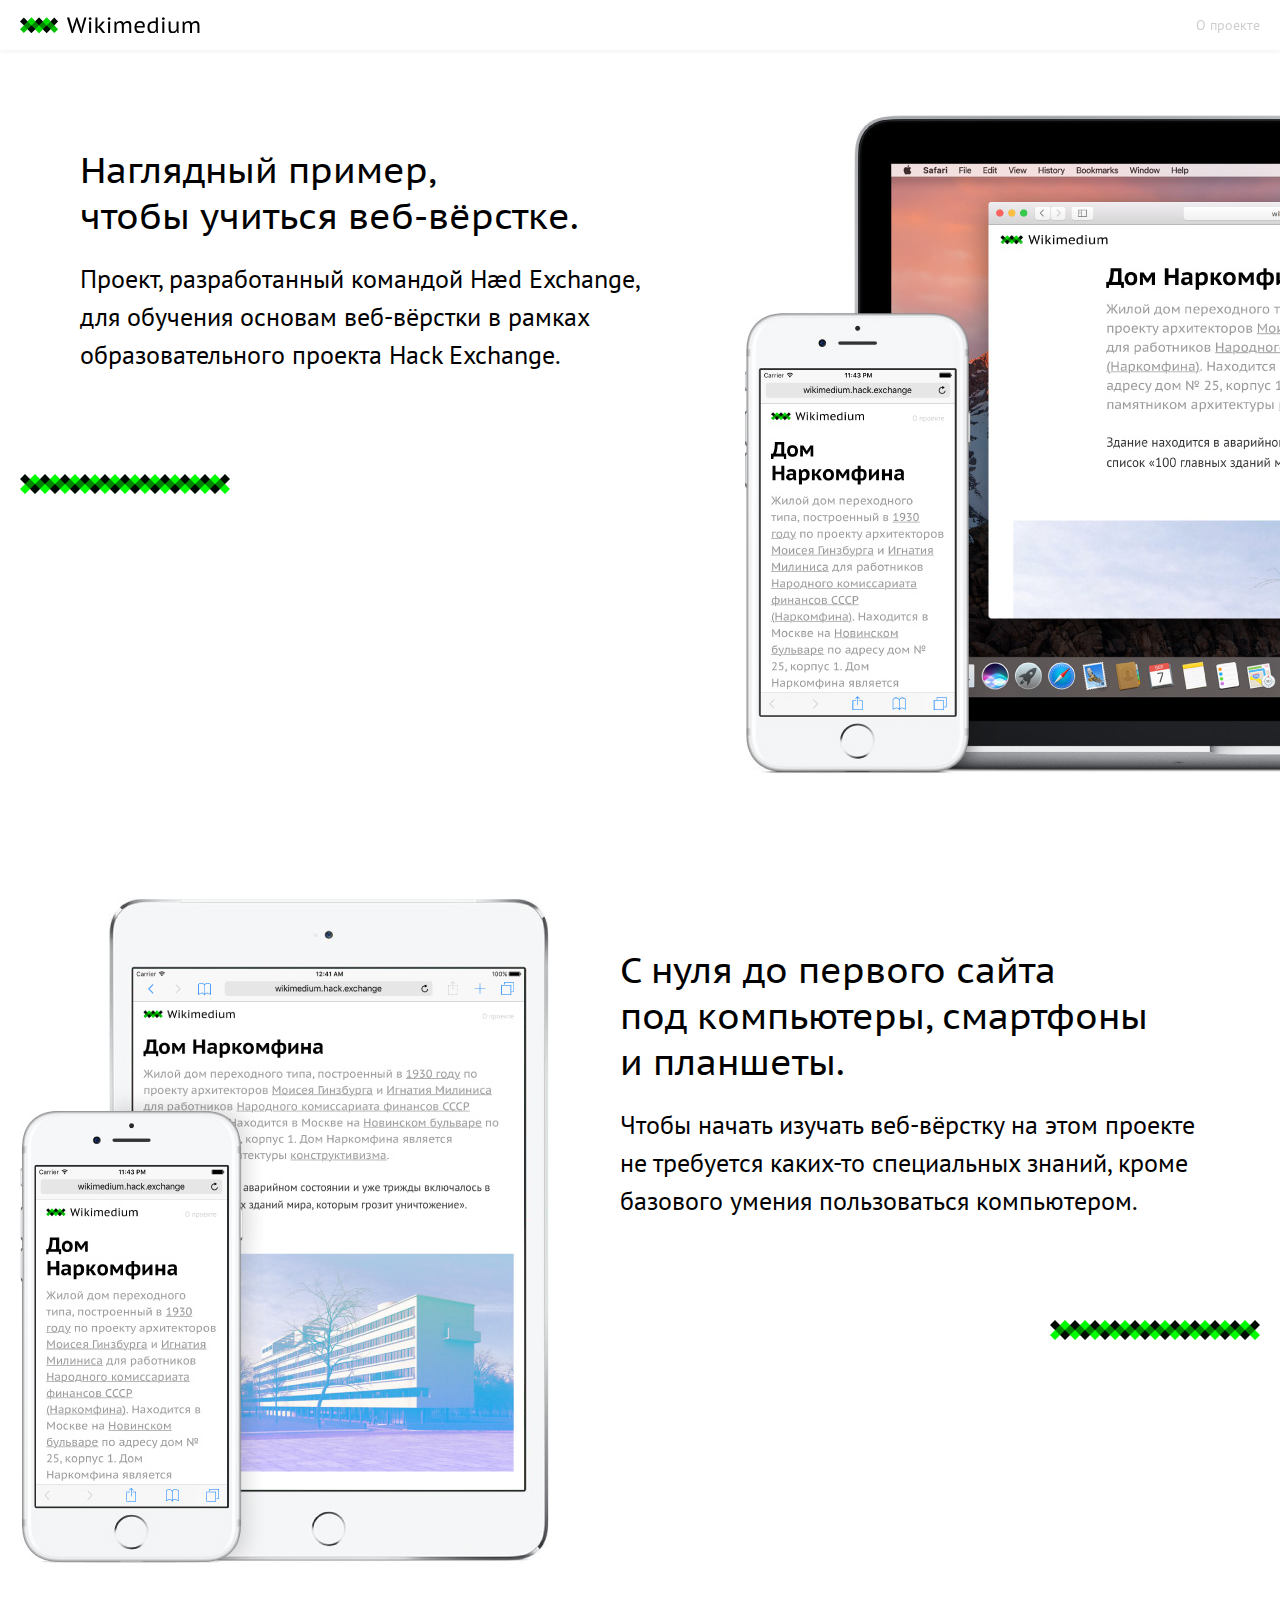
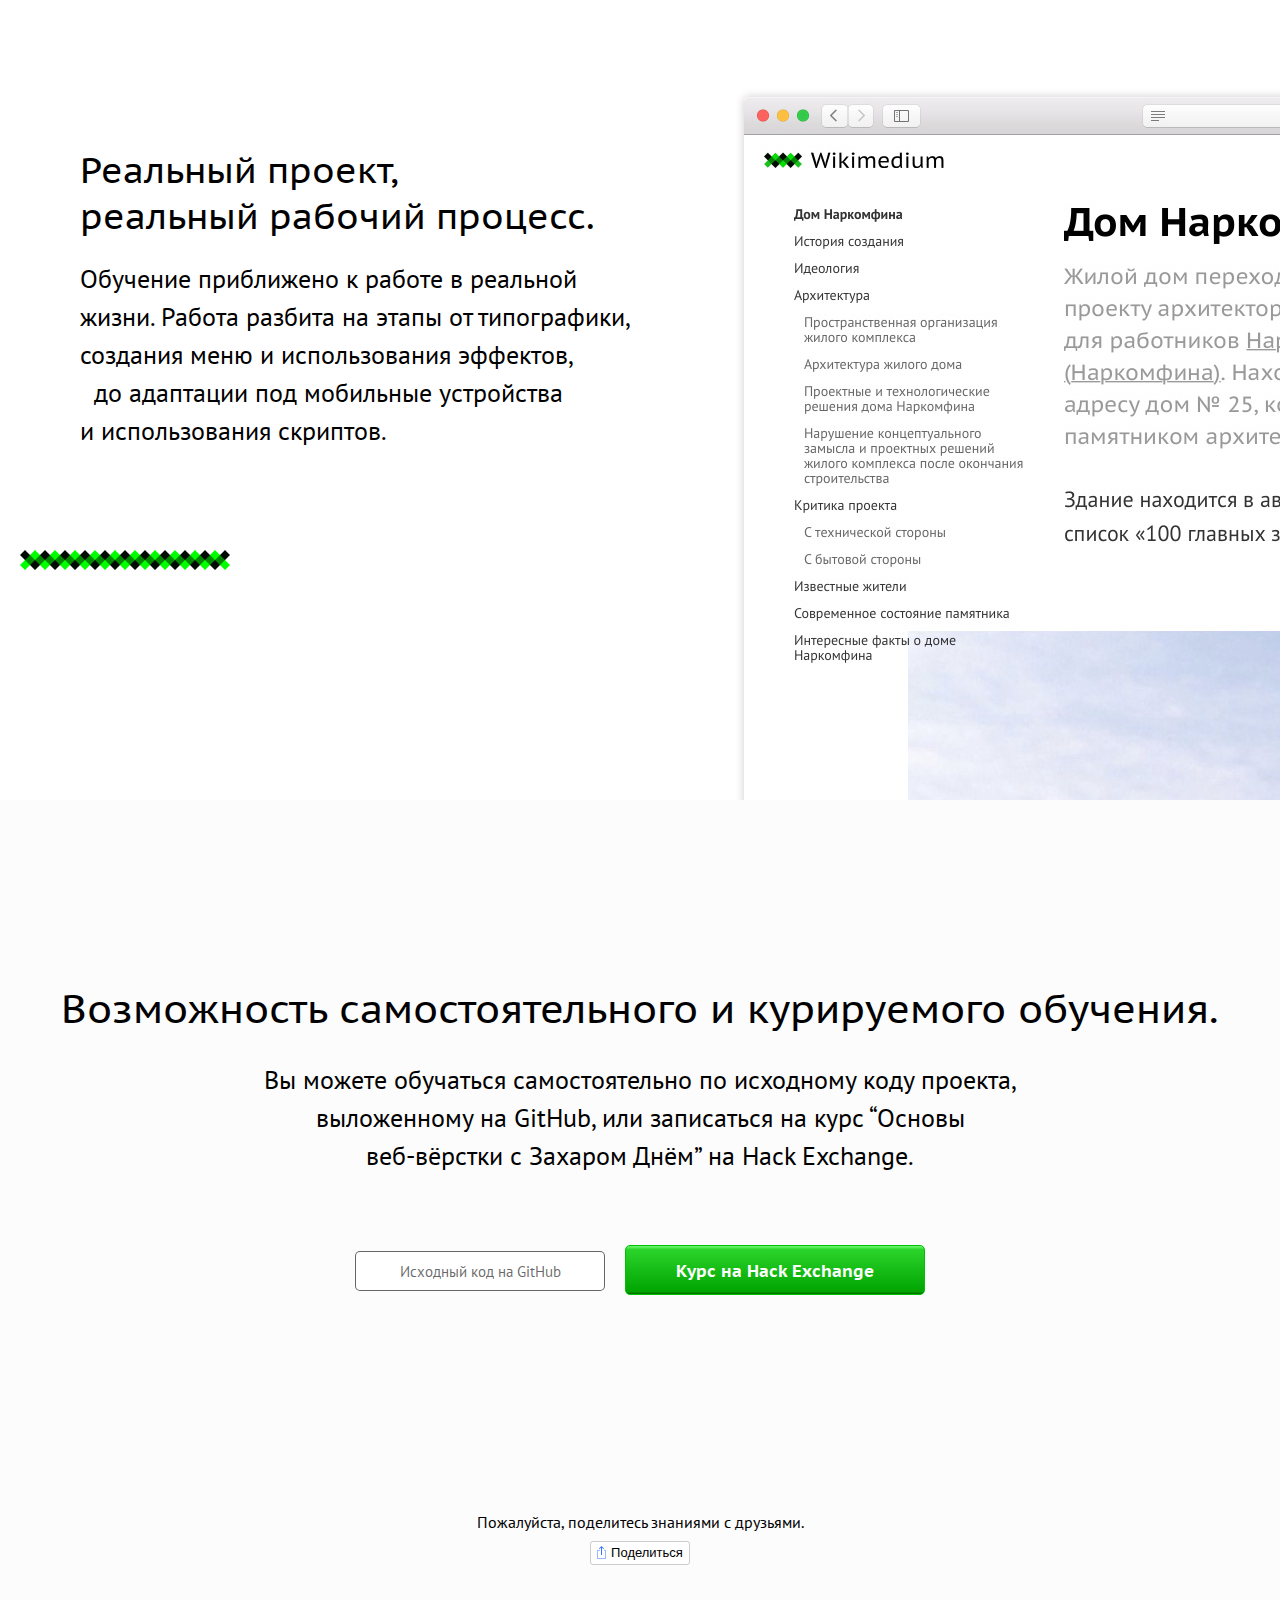
<file: polinacoding/index.html>
<!DOCTYPE html>
<html>
<head>
  <meta charset="utf-8">
  <meta name="viewport" content="width=device-width">

  <title>Wikimedium — проект для изучения основ веб-вёрстки</title>

  <meta name="description" content="Статьи из Википедии, сверстанные студентами, для обучения основам веб-верстки в рамках образовательного проекта Hack Exchange.">
  <meta name="keywords" content="hack, exchange, html, css, javascript, hse, design, rap, yo, punk">

  <meta property="og:type" content="website">
  <meta property="og:url" content="http://wikimedium.hack.exchange">
  <meta property="og:title" content="Wikimedium">
  <meta property="og:description" content="Проект, разработанный командой Hæd Exchange, для обучения основам веб-вёрстки в рамках образовательного проекта Hack Exchange.">
  <meta property="og:image" content="http://wikimedium.hack.exchange/images/share.png">

  <link rel="stylesheet" href="stylesheets/style.css">

  <link rel="icon" type="image/x-icon" href="favicon.ico" />
  <link rel="icon" type="image/png" href="favicon.png" />

  <script src="javascripts/jquery-3.1.1.js"></script>
  <script src="javascripts/social-likes.min.js"></script>

</head>
<body class="landing">

  <nav class="menubar">
    <div>
      <a class="logo" href="posts.html"></a>
      <a class="about" href="index.html">О проекте</a>
    </div>
  </nav>

  <section class="landingWrapper">
    <section class="mainSection left">
      <section>
        <h2>
          Наглядный пример,<br class="full">
          чтобы учиться веб-вёрстке.
        </h2>
        <p>
          Проект, разработанный командой Hæd Exchange,<br class="full">
          для обучения основам веб-вёрстки в рамках<br class="full">
          образовательного проекта Hack Exchange.
        </p>
        <figure></figure>
      </section>

      <figure class="mockup" id="mockup1"></figure>
    </section>

    <section class="mainSection right">
      <section>
        <h2>
          С нуля до первого сайта<br class="full">
          под компьютеры, смартфоны<br class="full">
          и планшеты.
        </h2>
        <p>
          Чтобы начать изучать веб-вёрстку на этом проекте<br class="full">
          не требуется каких-то специальных знаний, кроме<br class="full">
          базового умения пользоваться компьютером.
        </p>
        <figure></figure>
      </section>

      <figure class="mockup" id="mockup2"></figure>
    </section>

    <section class="mainSection left">
      <section>
        <h2>
          Реальный проект,<br class="full">
          реальный рабочий процесс.
        </h2>
        <p>
          Обучение приближено к работе в реальной<br class="full">
          жизни. Работа разбита на этапы от типографики,<br class="full">
          создания меню и использования эффектов,<br class="full"> 
          до адаптации под мобильные устройства <br class="full">
          и использования скриптов.
        </p>
        <figure></figure>
      </section>

      <figure class="mockup" id="mockup3"></figure>
    </section>

    <section class="mainSection center">
      <section>
        <h2>
          Возможность самостоятельного<br class="compact">
          и курируемого обучения.
        </h2>
        <p>
          Вы можете обучаться самостоятельно по исходному <br class="compact">
          коду проекта,<br class="full">
          выложенному на GitHub, или записаться <br class="compact">
          на курс “Основы<br class="full">
          веб-вёрстки с Захаром Днём”<br class="compact">
          на Hack Exchange.
        </p>

        <nav>
          <a class="btn small white" href="https://github.com/ZakharDay/Wikimedium">Исходный код на GitHub</a>
          <a class="btn large green" href="http://lessons.hack.exchange">Курс на Hack Exchange</a>
        </nav>
      </section>
      <footer>
        <p>Пожалуйста, поделитесь знаниями с друзьями.</p>

        <div class="social-likes social-likes_single" data-url="http://wikimedium.hack.exchange" data-single-title="Поделиться">
          <div class="facebook" title="Поделиться ссылкой на Фейсбуке">Facebook</div>
          <div class="twitter" title="Поделиться ссылкой в Твиттере">Twitter</div>
          <div class="vkontakte" title="Поделиться ссылкой во Вконтакте">Вконтакте</div>
        </div>
      </footer>
    </section>
  </section>

</body>
</html>
</file>
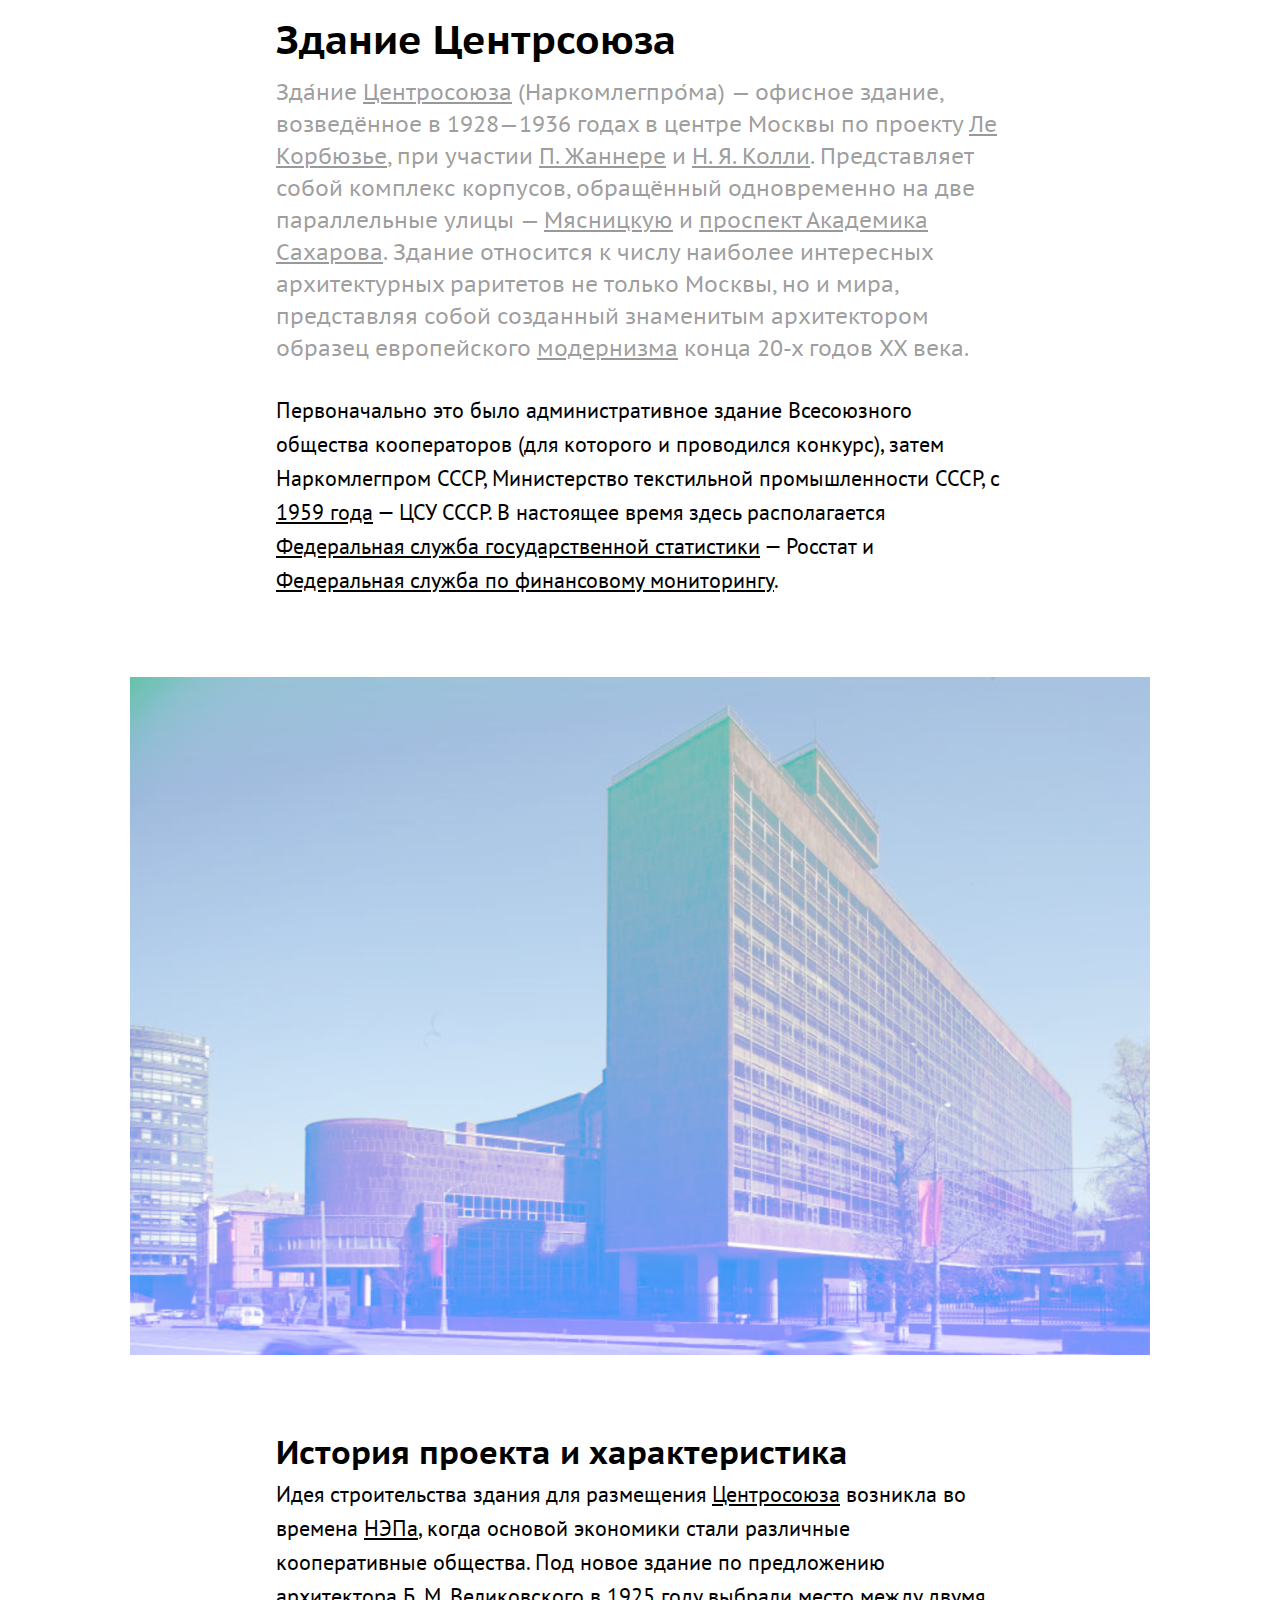
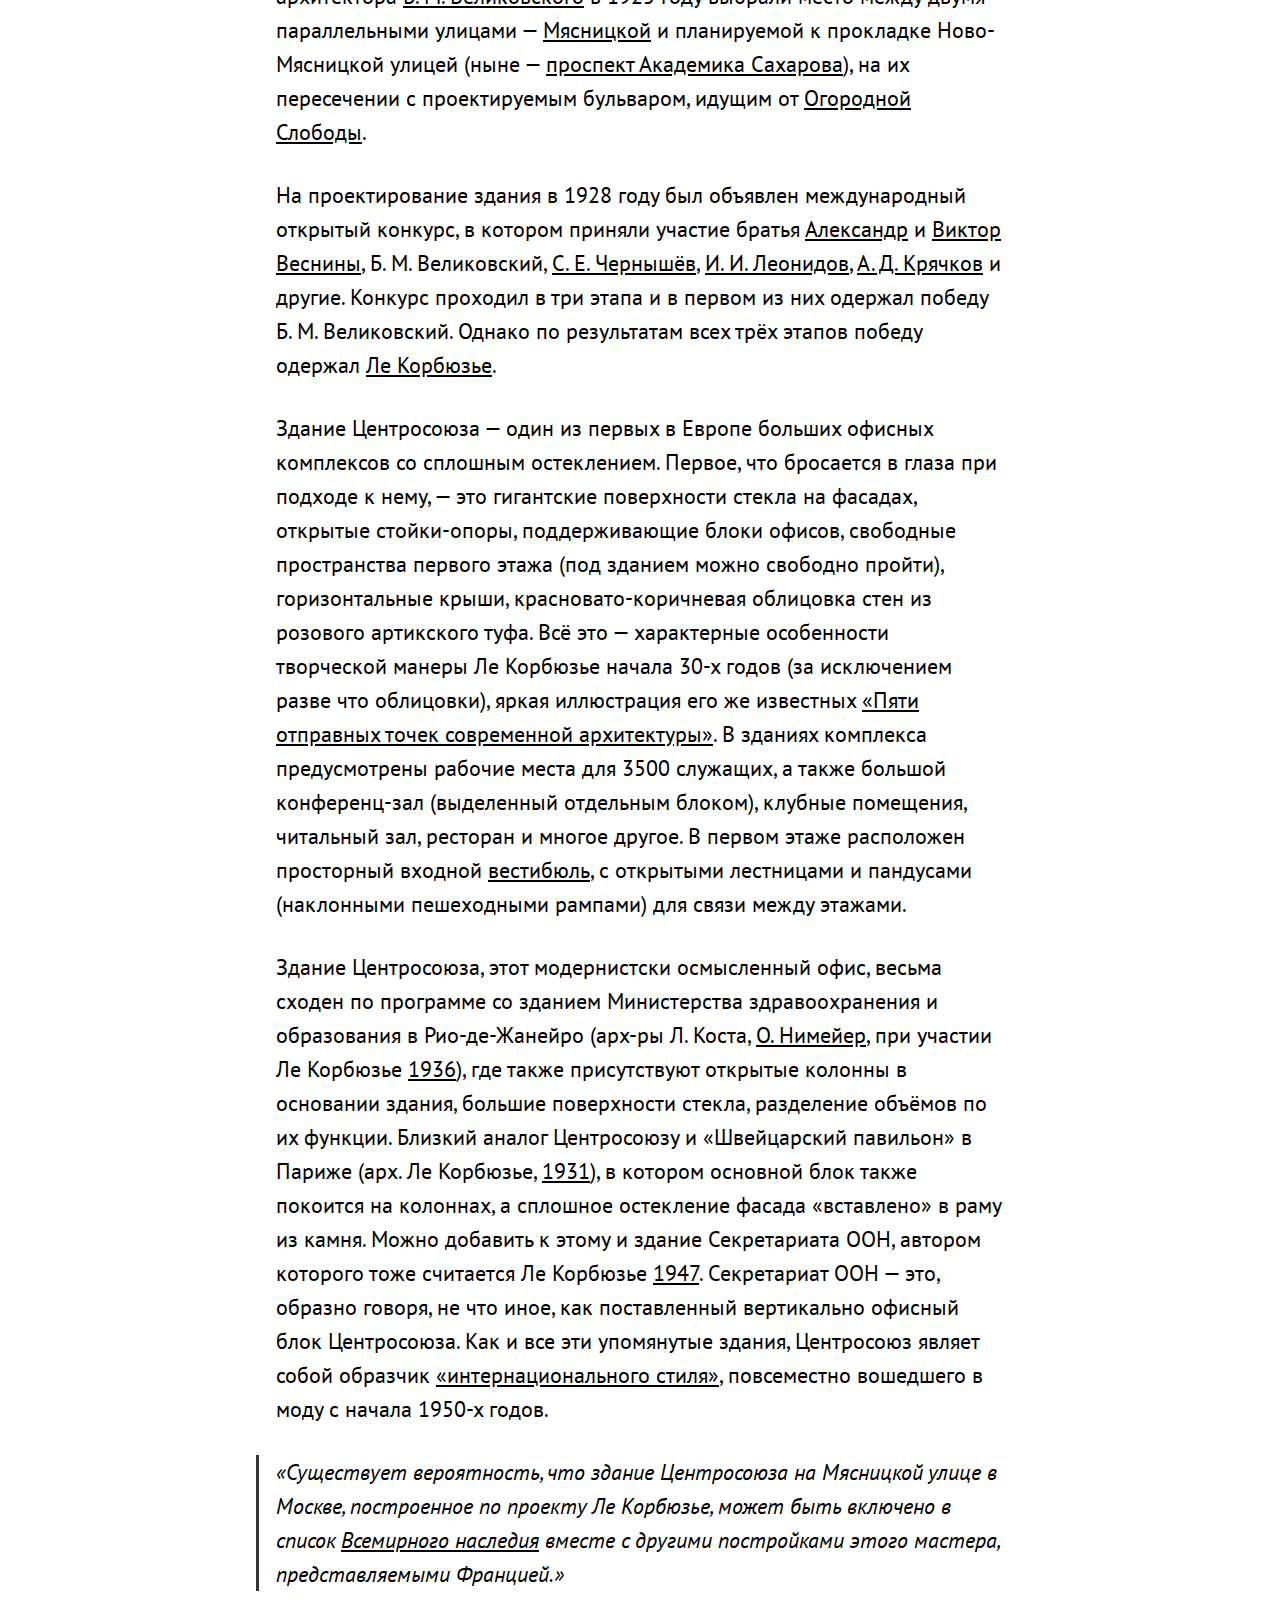
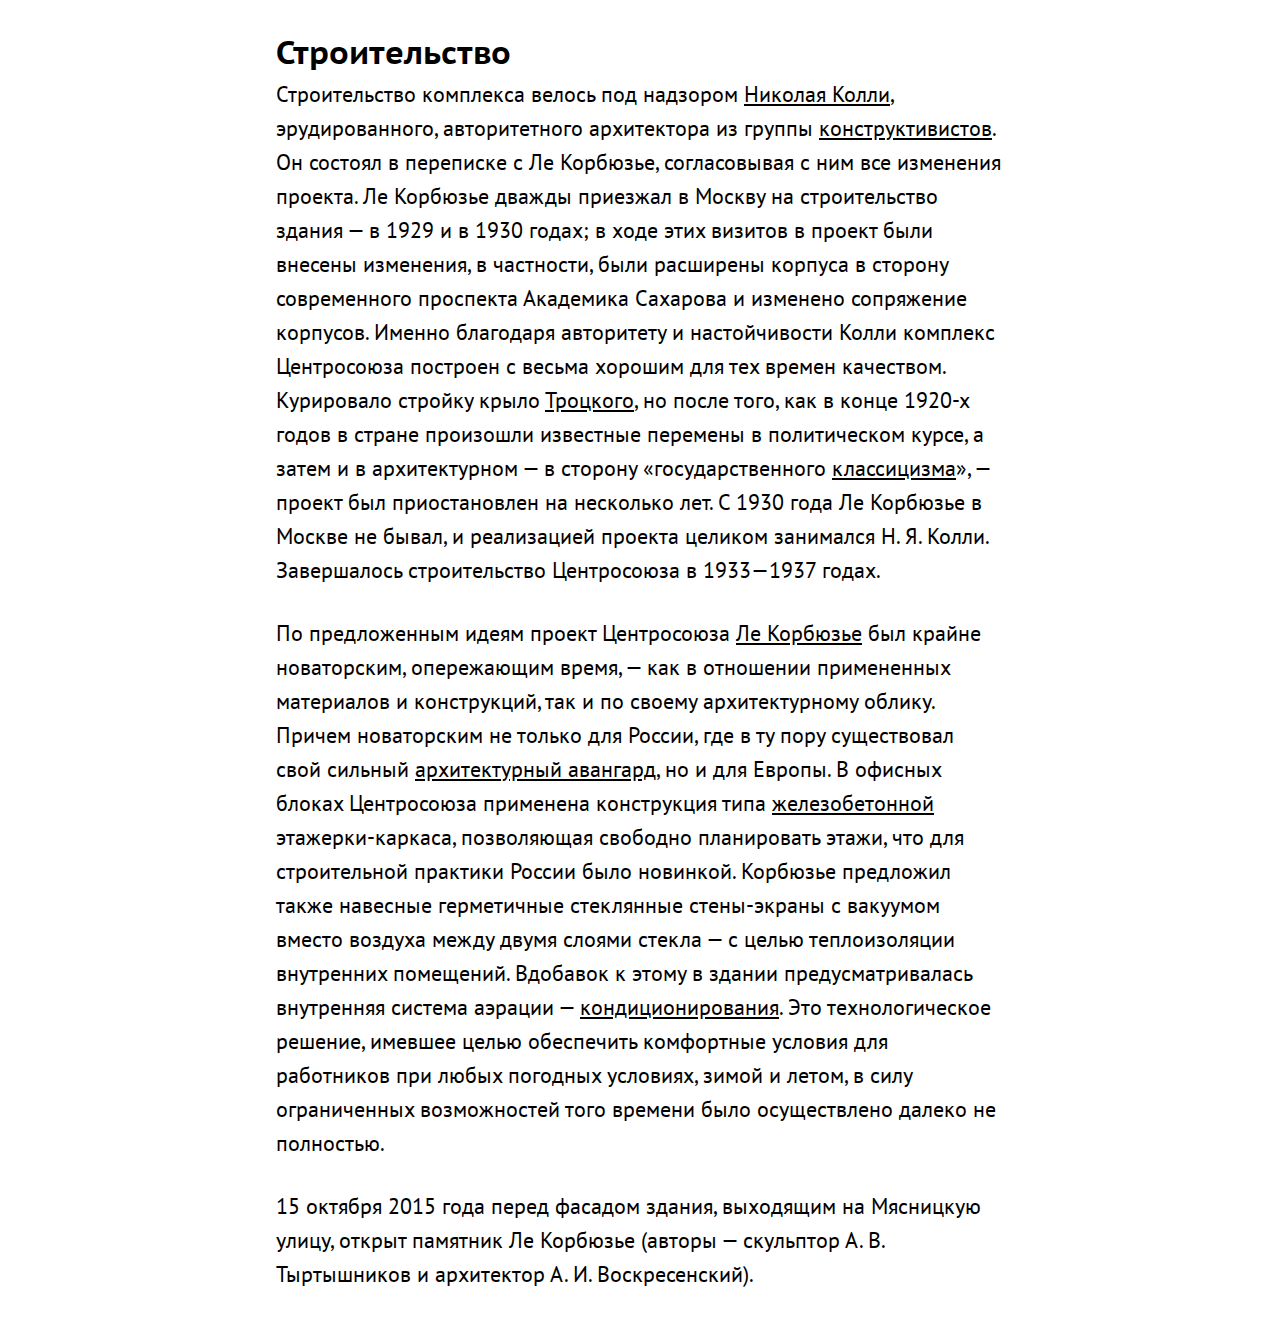
<file: polinacoding/centrosouz.html>
<!DOCTYPE html>
<html>
  <head>
    <meta charset="utf-8">
    <meta name="viewport" content="width=device-width">
    <title>Здание Центросоюза</title>
    <link rel="stylesheet" href=stylesheets/style.css>
    <script src="javascripts/jquery-3.1.1.js" charset="utf-8"></script>
    <script src="javascripts/sidebar.js" charset="utf-8"></script>
  </head>
  <body>

    <nav class="sidebar">
      <ul>
        <li>
          <a href="#s1">Здание Центрсоюза</a>
        </li>

        <li>
          <a href="#s2">История проекта и характеристика</a>
        </li>

        <li>
          <a href="#s3">Строительство</a>
        </li>
      </ul>
    </nav>

    <article>
      <h1 id="s1">Здание Центрсоюза</h1>
      <p>Зда́ние <a target="_blank" href="https://ru.wikipedia.org/wiki/%D0%A6%D0%B5%D0%BD%D1%82%D1%80%D0%BE%D1%81%D0%BE%D1%8E%D0%B7">Центросоюза</a> (Наркомлегпро́ма) — офисное здание, возведённое в 1928—1936 годах в центре Москвы по проекту <a target="_blank" href="https://ru.wikipedia.org/wiki/%D0%9B%D0%B5_%D0%9A%D0%BE%D1%80%D0%B1%D1%8E%D0%B7%D1%8C%D0%B5">Ле Корбюзье</a>, при участии <a target="_blank" href="https://ru.wikipedia.org/wiki/%D0%96%D0%B0%D0%BD%D0%BD%D0%B5%D1%80%D0%B5,_%D0%9F%D1%8C%D0%B5%D1%80">П. Жаннере</a> и <a target="_blank" href="https://ru.wikipedia.org/wiki/%D0%9A%D0%BE%D0%BB%D0%BB%D0%B8,_%D0%9D%D0%B8%D0%BA%D0%BE%D0%BB%D0%B0%D0%B9_%D0%94%D0%B6%D0%B5%D0%BC%D1%81%D0%BE%D0%B2%D0%B8%D1%87">Н. Я. Колли</a>. Представляет собой комплекс корпусов, обращённый одновременно на две параллельные улицы — <a target="_blank" href="https://ru.wikipedia.org/wiki/%D0%9C%D1%8F%D1%81%D0%BD%D0%B8%D1%86%D0%BA%D0%B0%D1%8F_%D1%83%D0%BB%D0%B8%D1%86%D0%B0">Мясницкую</a> и <a target="_blank" href="https://ru.wikipedia.org/wiki/%D0%9F%D1%80%D0%BE%D1%81%D0%BF%D0%B5%D0%BA%D1%82_%D0%90%D0%BA%D0%B0%D0%B4%D0%B5%D0%BC%D0%B8%D0%BA%D0%B0_%D0%A1%D0%B0%D1%85%D0%B0%D1%80%D0%BE%D0%B2%D0%B0_(%D0%9C%D0%BE%D1%81%D0%BA%D0%B2%D0%B0)">проспект Академика Сахарова</a>. Здание относится к числу наиболее интересных архитектурных раритетов не только Москвы, но и мира, представляя собой созданный знаменитым архитектором образец европейского <a target="_blank" href="https://ru.wikipedia.org/wiki/1959_%D0%B3%D0%BE%D0%B4">модернизма</a> конца 20-х годов XX века.</p>
      <p>Первоначально это было административное здание Всесоюзного общества кооператоров (для которого и проводился конкурс), затем Наркомлегпром СССР, Министерство текстильной промышленности СССР, с <a target="_blank" href="https://ru.wikipedia.org/wiki/1959_%D0%B3%D0%BE%D0%B4">1959 года</a> — ЦСУ СССР. В настоящее время здесь располагается <a target="_blank" href="https://ru.wikipedia.org/wiki/%D0%A4%D0%B5%D0%B4%D0%B5%D1%80%D0%B0%D0%BB%D1%8C%D0%BD%D0%B0%D1%8F_%D1%81%D0%BB%D1%83%D0%B6%D0%B1%D0%B0_%D0%B3%D0%BE%D1%81%D1%83%D0%B4%D0%B0%D1%80%D1%81%D1%82%D0%B2%D0%B5%D0%BD%D0%BD%D0%BE%D0%B9_%D1%81%D1%82%D0%B0%D1%82%D0%B8%D1%81%D1%82%D0%B8%D0%BA%D0%B8">Федеральная служба государственной статистики</a> — Росстат и <a target="_blank" href="https://ru.wikipedia.org/wiki/%D0%A4%D0%B5%D0%B4%D0%B5%D1%80%D0%B0%D0%BB%D1%8C%D0%BD%D0%B0%D1%8F_%D1%81%D0%BB%D1%83%D0%B6%D0%B1%D0%B0_%D0%BF%D0%BE_%D1%84%D0%B8%D0%BD%D0%B0%D0%BD%D1%81%D0%BE%D0%B2%D0%BE%D0%BC%D1%83_%D0%BC%D0%BE%D0%BD%D0%B8%D1%82%D0%BE%D1%80%D0%B8%D0%BD%D0%B3%D1%83">Федеральная служба по финансовому мониторингу</a>.</p>

      <img src="images/centrosouz.jpg" alt="Здание Центрсоюза" />

      <h2 id="s2">История проекта и характеристика</h2>
      <p>Идея строительства здания для размещения <a target="_blank" href="https://ru.wikipedia.org/wiki/%D0%A6%D0%B5%D0%BD%D1%82%D1%80%D0%BE%D1%81%D0%BE%D1%8E%D0%B7">Центросоюза</a> возникла во времена <a target="_blank" href="https://ru.wikipedia.org/wiki/%D0%9D%D0%BE%D0%B2%D0%B0%D1%8F_%D1%8D%D0%BA%D0%BE%D0%BD%D0%BE%D0%BC%D0%B8%D1%87%D0%B5%D1%81%D0%BA%D0%B0%D1%8F_%D0%BF%D0%BE%D0%BB%D0%B8%D1%82%D0%B8%D0%BA%D0%B0">НЭПа</a>, когда основой экономики стали различные кооперативные общества. Под новое здание по предложению архитектора <a target="_blank" href="https://ru.wikipedia.org/wiki/%D0%92%D0%B5%D0%BB%D0%B8%D0%BA%D0%BE%D0%B2%D1%81%D0%BA%D0%B8%D0%B9,_%D0%91%D0%BE%D1%80%D0%B8%D1%81_%D0%9C%D0%B8%D1%85%D0%B0%D0%B9%D0%BB%D0%BE%D0%B2%D0%B8%D1%87">Б. М. Великовского</a> в 1925 году выбрали место между двумя параллельными улицами — <a target="_blank" href="https://ru.wikipedia.org/wiki/%D0%9C%D1%8F%D1%81%D0%BD%D0%B8%D1%86%D0%BA%D0%B0%D1%8F_%D1%83%D0%BB%D0%B8%D1%86%D0%B0">Мясницкой</a> и планируемой к прокладке Ново-Мясницкой улицей (ныне — <a target="_blank" href="https://ru.wikipedia.org/wiki/%D0%9F%D1%80%D0%BE%D1%81%D0%BF%D0%B5%D0%BA%D1%82_%D0%90%D0%BA%D0%B0%D0%B4%D0%B5%D0%BC%D0%B8%D0%BA%D0%B0_%D0%A1%D0%B0%D1%85%D0%B0%D1%80%D0%BE%D0%B2%D0%B0_(%D0%9C%D0%BE%D1%81%D0%BA%D0%B2%D0%B0)">проспект Академика Сахарова</a>), на их пересечении с проектируемым бульваром, идущим от <a target="_blank" href="https://ru.wikipedia.org/wiki/%D0%9F%D0%B5%D1%80%D0%B5%D1%83%D0%BB%D0%BE%D0%BA_%D0%9E%D0%B3%D0%BE%D1%80%D0%BE%D0%B4%D0%BD%D0%B0%D1%8F_%D0%A1%D0%BB%D0%BE%D0%B1%D0%BE%D0%B4%D0%B0">Огородной Слободы</a>.</p>
      <p>На проектирование здания в 1928 году был объявлен международный открытый конкурс, в котором приняли участие братья <a target="_blank" href="https://ru.wikipedia.org/wiki/%D0%92%D0%B5%D1%81%D0%BD%D0%B8%D0%BD,_%D0%90%D0%BB%D0%B5%D0%BA%D1%81%D0%B0%D0%BD%D0%B4%D1%80_%D0%90%D0%BB%D0%B5%D0%BA%D1%81%D0%B0%D0%BD%D0%B4%D1%80%D0%BE%D0%B2%D0%B8%D1%87">Александр</a> и <a target="_blank" href="https://ru.wikipedia.org/wiki/%D0%92%D0%B5%D1%81%D0%BD%D0%B8%D0%BD,_%D0%92%D0%B8%D0%BA%D1%82%D0%BE%D1%80_%D0%90%D0%BB%D0%B5%D0%BA%D1%81%D0%B0%D0%BD%D0%B4%D1%80%D0%BE%D0%B2%D0%B8%D1%87">Виктор </a><a target="_blank" href="https://ru.wikipedia.org/wiki/%D0%92%D0%B5%D1%81%D0%BD%D0%B8%D0%BD%D1%8B">Веснины</a>, Б. М. Великовский, <a target="_blank" href="https://ru.wikipedia.org/wiki/%D0%A7%D0%B5%D1%80%D0%BD%D1%8B%D1%88%D1%91%D0%B2,_%D0%A1%D0%B5%D1%80%D0%B3%D0%B5%D0%B9_%D0%95%D0%B3%D0%BE%D1%80%D0%BE%D0%B2%D0%B8%D1%87">С. Е. Чернышёв</a>, <a target="_blank" href="https://ru.wikipedia.org/wiki/%D0%9B%D0%B5%D0%BE%D0%BD%D0%B8%D0%B4%D0%BE%D0%B2,_%D0%98%D0%B2%D0%B0%D0%BD_%D0%98%D0%BB%D1%8C%D0%B8%D1%87">И. И. Леонидов</a>, <a target="_blank" href="https://ru.wikipedia.org/wiki/%D0%9A%D1%80%D1%8F%D1%87%D0%BA%D0%BE%D0%B2,_%D0%90%D0%BD%D0%B4%D1%80%D0%B5%D0%B9_%D0%94%D0%BC%D0%B8%D1%82%D1%80%D0%B8%D0%B5%D0%B2%D0%B8%D1%87">А. Д. Крячков</a> и другие. Конкурс проходил в три этапа и в первом из них одержал победу Б. М. Великовский. Однако по результатам всех трёх этапов победу одержал <a target="_blank" href="https://ru.wikipedia.org/wiki/%D0%9B%D0%B5_%D0%9A%D0%BE%D1%80%D0%B1%D1%8E%D0%B7%D1%8C%D0%B5">Ле Корбюзье</a>.</p>
      <p>Здание Центросоюза — один из первых в Европе больших офисных комплексов со сплошным остеклением. Первое, что бросается в глаза при подходе к нему, — это гигантские поверхности стекла на фасадах, открытые стойки-опоры, поддерживающие блоки офисов, свободные пространства первого этажа (под зданием можно свободно пройти), горизонтальные крыши, красновато-коричневая облицовка стен из розового артикского туфа. Всё это — характерные особенности творческой манеры Ле Корбюзье начала 30-х годов (за исключением разве что облицовки), яркая иллюстрация его же известных <a target="_blank" href="https://ru.wikipedia.org/wiki/%D0%9F%D1%8F%D1%82%D1%8C_%D0%BE%D1%82%D0%BF%D1%80%D0%B0%D0%B2%D0%BD%D1%8B%D1%85_%D1%82%D0%BE%D1%87%D0%B5%D0%BA_%D1%81%D0%BE%D0%B2%D1%80%D0%B5%D0%BC%D0%B5%D0%BD%D0%BD%D0%BE%D0%B9_%D0%B0%D1%80%D1%85%D0%B8%D1%82%D0%B5%D0%BA%D1%82%D1%83%D1%80%D1%8B">«Пяти отправных точек современной архитектуры»</a>. В зданиях комплекса предусмотрены рабочие места для 3500 служащих, а также большой конференц-зал (выделенный отдельным блоком), клубные помещения, читальный зал, ресторан и многое другое. В первом этаже расположен просторный входной <a target="_blank" href="https://ru.wikipedia.org/wiki/%D0%92%D0%B5%D1%81%D1%82%D0%B8%D0%B1%D1%8E%D0%BB%D1%8C">вестибюль</a>, с открытыми лестницами и пандусами (наклонными пешеходными рампами) для связи между этажами.</p>
      <p>Здание Центросоюза, этот модернистски осмысленный офис, весьма сходен по программе со зданием Министерства здравоохранения и образования в Рио-де-Жанейро (арх-ры Л. Коста, <a target="_blank" href="https://ru.wikipedia.org/wiki/%D0%9D%D0%B8%D0%BC%D0%B5%D0%B9%D0%B5%D1%80,_%D0%9E%D1%81%D0%BA%D0%B0%D1%80">О. Нимейер</a>, при участии Ле Корбюзье <a target="_blank" href="https://ru.wikipedia.org/wiki/1936">1936</a>), где также присутствуют открытые колонны в основании здания, большие поверхности стекла, разделение объёмов по их функции. Близкий аналог Центросоюзу и «Швейцарский павильон» в Париже (арх. Ле Корбюзье, <a target="_blank" href="https://ru.wikipedia.org/wiki/1931">1931</a>), в котором основной блок также покоится на колоннах, а сплошное остекление фасада «вставлено» в раму из камня. Можно добавить к этому и здание Секретариата ООН, автором которого тоже считается Ле Корбюзье <a target="_blank" href="https://ru.wikipedia.org/wiki/1947">1947</a>. Секретариат ООН — это, образно говоря, не что иное, как поставленный вертикально офисный блок Центросоюза. Как и все эти упомянутые здания, Центросоюз являет собой образчик <a target="_blank" href="https://ru.wikipedia.org/wiki/%D0%98%D0%BD%D1%82%D0%B5%D1%80%D0%BD%D0%B0%D1%86%D0%B8%D0%BE%D0%BD%D0%B0%D0%BB%D1%8C%D0%BD%D1%8B%D0%B9_%D1%81%D1%82%D0%B8%D0%BB%D1%8C">«интернационального стиля»</a>, повсеместно вошедшего в моду с начала 1950-х годов.</p>
      <blockquote cite="https://ru.wikipedia.org/wiki/%D0%97%D0%B4%D0%B0%D0%BD%D0%B8%D0%B5_%D0%A6%D0%B5%D0%BD%D1%82%D1%80%D0%BE%D1%81%D0%BE%D1%8E%D0%B7%D0%B0">«Существует вероятность, что здание Центросоюза на Мясницкой улице в Москве, построенное по проекту Ле Корбюзье, может быть включено в список <a target="_blank" href="https://ru.wikipedia.org/wiki/%D0%92%D1%81%D0%B5%D0%BC%D0%B8%D1%80%D0%BD%D0%BE%D0%B5_%D0%BD%D0%B0%D1%81%D0%BB%D0%B5%D0%B4%D0%B8%D0%B5">Всемирного наследия</a> вместе с другими постройками этого мастера, представляемыми Францией.»</blockquote>

      <h2 id="s3">Строительство</h2>
      <p>Строительство комплекса велось под надзором <a target="_blank" href="https://ru.wikipedia.org/wiki/%D0%9A%D0%BE%D0%BB%D0%BB%D0%B8,_%D0%9D%D0%B8%D0%BA%D0%BE%D0%BB%D0%B0%D0%B9_%D0%AF%D0%BA%D0%BE%D0%B2%D0%BB%D0%B5%D0%B2%D0%B8%D1%87">Николая Колли</a>, эрудированного, авторитетного архитектора из группы <a target="_blank" href="https://ru.wikipedia.org/wiki/%D0%9A%D0%BE%D0%BD%D1%81%D1%82%D1%80%D1%83%D0%BA%D1%82%D0%B8%D0%B2%D0%B8%D0%B7%D0%BC_(%D0%B8%D1%81%D0%BA%D1%83%D1%81%D1%81%D1%82%D0%B2%D0%BE)">конструктивистов</a>. Он состоял в переписке с Ле Корбюзье, согласовывая с ним все изменения проекта. Ле Корбюзье дважды приезжал в Москву на строительство здания — в 1929 и в 1930 годах; в ходе этих визитов в проект были внесены изменения, в частности, были расширены корпуса в сторону современного проспекта Академика Сахарова и изменено сопряжение корпусов. Именно благодаря авторитету и настойчивости Колли комплекс Центросоюза построен с весьма хорошим для тех времен качеством. Курировало стройку крыло <a target="_blank" href="https://ru.wikipedia.org/wiki/%D0%A2%D1%80%D0%BE%D1%86%D0%BA%D0%B8%D0%B9,_%D0%9B%D0%B5%D0%B2">Троцкого</a>, но после того, как в конце 1920-х годов в стране произошли известные перемены в политическом курсе, а затем и в архитектурном — в сторону «государственного <a target="_blank" href="https://ru.wikipedia.org/wiki/%D0%9A%D0%BB%D0%B0%D1%81%D1%81%D0%B8%D1%86%D0%B8%D0%B7%D0%BC">классицизма</a>», — проект был приостановлен на несколько лет. С 1930 года Ле Корбюзье в Москве не бывал, и реализацией проекта целиком занимался Н. Я. Колли. Завершалось строительство Центросоюза в 1933—1937 годах.</p>
      <p>По предложенным идеям проект Центросоюза <a target="_blank" href="https://ru.wikipedia.org/wiki/%D0%9B%D0%B5_%D0%9A%D0%BE%D1%80%D0%B1%D1%8E%D0%B7%D1%8C%D0%B5">Ле Корбюзье</a> был крайне новаторским, опережающим время, — как в отношении примененных материалов и конструкций, так и по своему архитектурному облику. Причем новаторским не только для России, где в ту пору существовал свой сильный <a target="_blank" href="https://ru.wikipedia.org/wiki/%D0%9A%D0%BE%D0%BD%D1%81%D1%82%D1%80%D1%83%D0%BA%D1%82%D0%B8%D0%B2%D0%B8%D0%B7%D0%BC_(%D0%B8%D1%81%D0%BA%D1%83%D1%81%D1%81%D1%82%D0%B2%D0%BE)">архитектурный авангард</a>, но и для Европы. В офисных блоках Центросоюза применена конструкция типа <a target="_blank" href="https://ru.wikipedia.org/wiki/%D0%96%D0%B5%D0%BB%D0%B5%D0%B7%D0%BE%D0%B1%D0%B5%D1%82%D0%BE%D0%BD">железобетонной</a> этажерки-каркаса, позволяющая свободно планировать этажи, что для строительной практики России было новинкой. Корбюзье предложил также навесные герметичные стеклянные стены-экраны с вакуумом вместо воздуха между двумя слоями стекла — с целью теплоизоляции внутренних помещений. Вдобавок к этому в здании предусматривалась внутренняя система аэрации — <a href="https://ru.wikipedia.org/wiki/%D0%9A%D0%BE%D0%BD%D0%B4%D0%B8%D1%86%D0%B8%D0%BE%D0%BD%D0%B8%D1%80%D0%BE%D0%B2%D0%B0%D0%BD%D0%B8%D0%B5">кондиционирования</a>. Это технологическое решение, имевшее целью обеспечить комфортные условия для работников при любых погодных условиях, зимой и летом, в силу ограниченных возможностей того времени было осуществлено далеко не полностью.</p>
      <p>15 октября 2015 года перед фасадом здания, выходящим на Мясницкую улицу, открыт памятник Ле Корбюзье (авторы — скульптор А. В. Тыртышников и архитектор А. И. Воскресенский).</p>
    </article>
  </body>
</html>
</file>
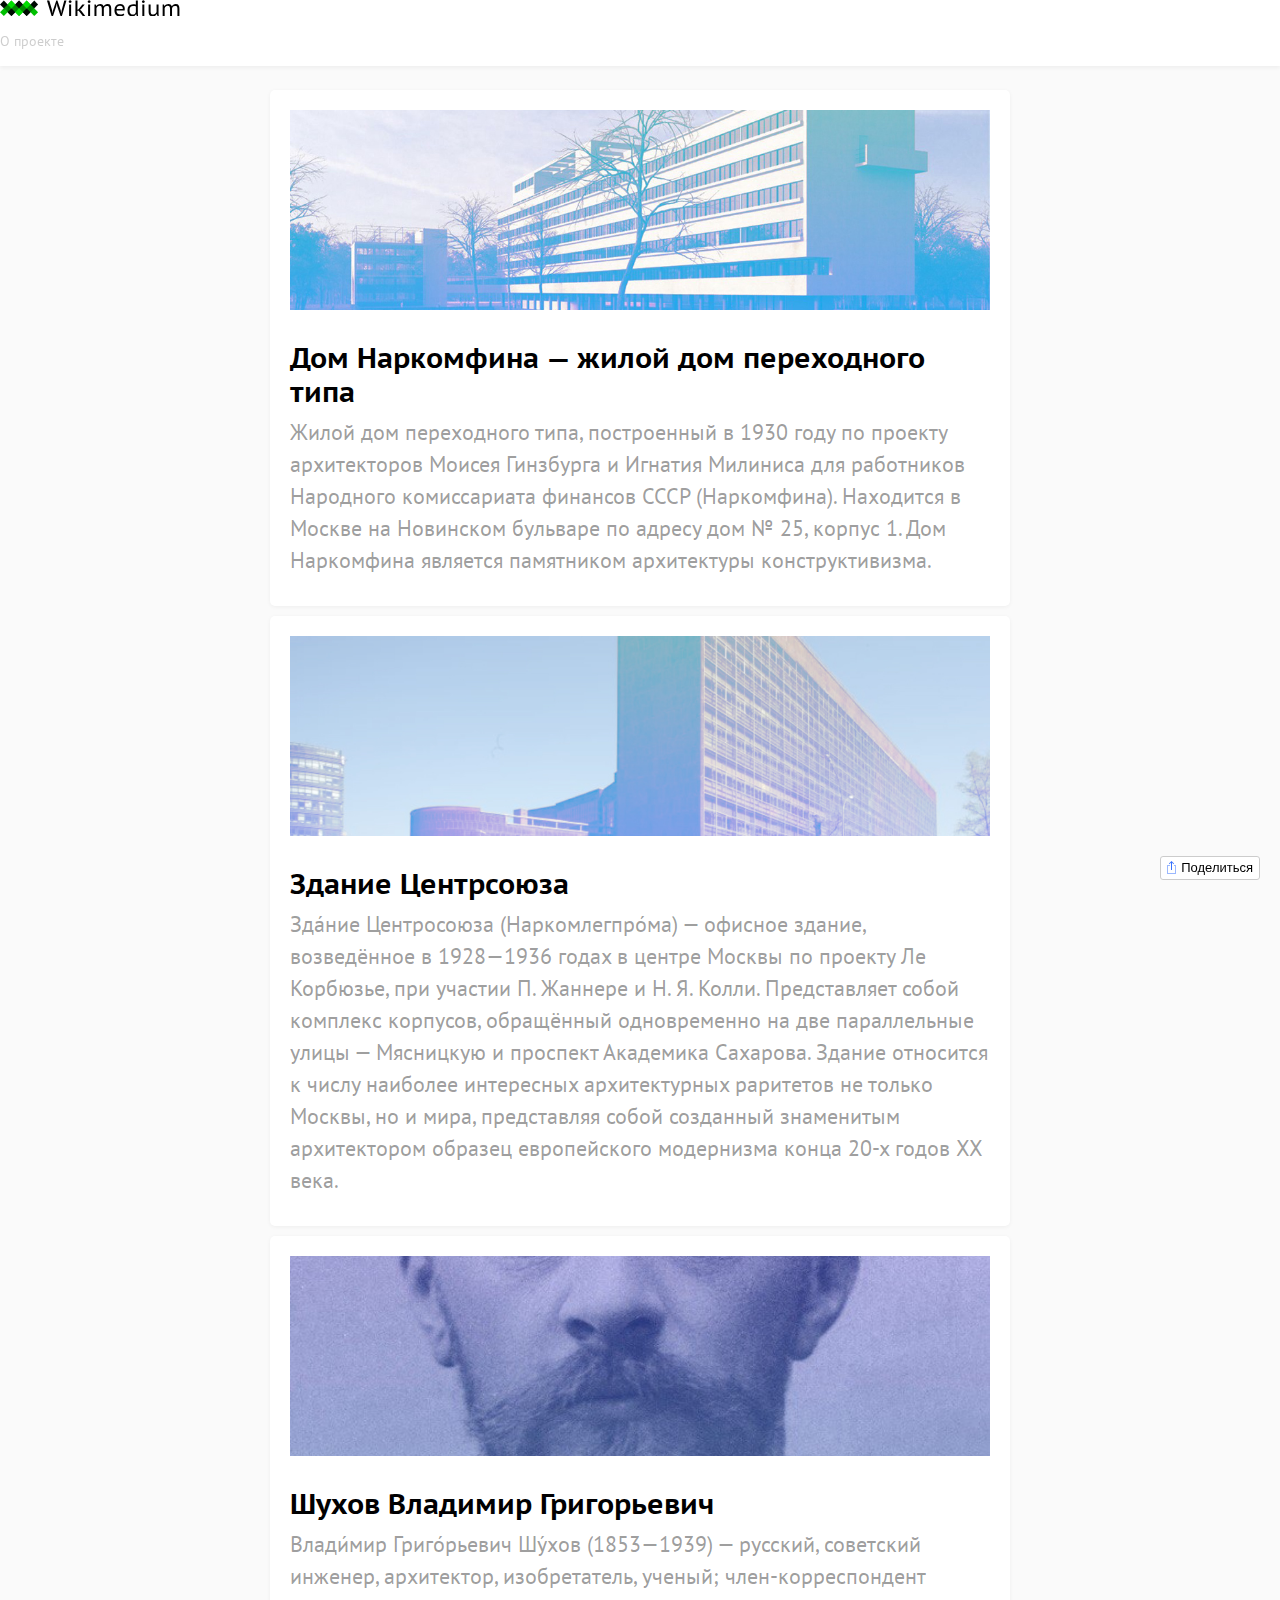
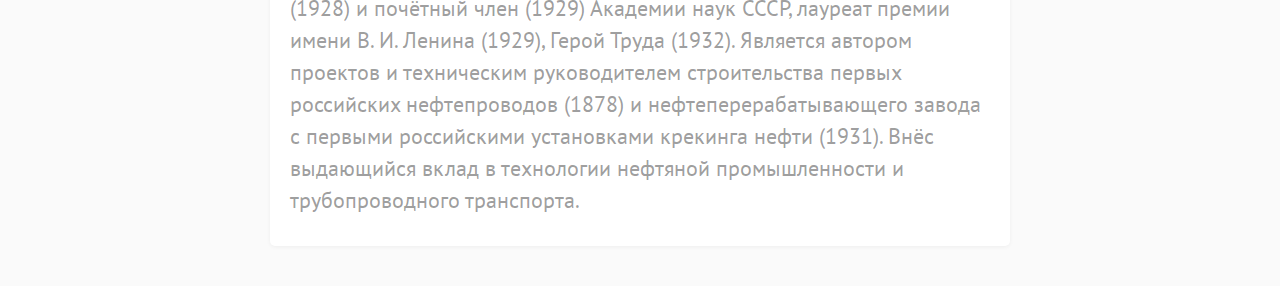
<file: polinacoding/posts.html>
<!DOCTYPE html>
<html>
  <head>
    <meta charset="utf-8">
    <meta name="viewport" content="width=device-width">

    <title>Wikimedium</title>

    <meta name="description" content="Статьи из Википедии, сверстанные студентами курса "Дизайн и программирование" Школы дизайна НИУ ВШЭ">
    <meta name="keywords" content="wikimedium, exchange, hse, coding, zakharday, css, moscow">

    <meta property="og:type" content="website">
    <meta property="og:url" content="http://wikimedium.hack.exchange/posts.html">
    <meta property="og:title" content="Wikimedium">
    <meta property="og:description" content="Статьи из Википедии, сверстанные студентами курса "Дизайн и программирование" Школы дизайна НИУ ВШЭ">
    <meta property="og:image" content="">

    <link rel="stylesheet" href="stylesheets/style.css">
    <link rel="icon" type="image/x-icon" href="favicon.ico">
    <link rel="icon" type="image/png" href="favicon.png">

    <script src="javascripts/jquery-3.1.1.js" charset="utf-8"></script>
    <script src="javascripts/social-likes.min.js"></script>
  </head>
  <body class="posts">

    <nav class="menubar">
      <a class="logo" href="posts.html"></a>
      <a class="about" href="index.html">О проекте</a>
    </nav>

    <section class="postsFeed">
      <a href="posts/narkomfin.html">
        <figure style="background-image: url(images/posts/narkomfin.jpg)"></figure>
        <h2>Дом Наркомфина — жилой дом переходного типа</h2>
        <p>Жилой дом переходного типа, построенный в 1930 году по проекту архитекторов Моисея Гинзбурга и Игнатия Милиниса для работников Народного комиссариата финансов СССР (Наркомфина). Находится в Москве на Новинском бульваре по адресу дом № 25, корпус 1. Дом Наркомфина является памятником архитектуры конструктивизма.</p>
      </a>

      <a href="posts/centrosouz.html">
        <figure style="background-image: url(images/posts/centrosouz.jpg)"></figure>
        <h2>Здание Центрсоюза</h2>
        <p>Зда́ние Центросоюза (Наркомлегпро́ма) — офисное здание, возведённое в 1928—1936 годах в центре Москвы по проекту Ле Корбюзье, при участии П. Жаннере и Н. Я. Колли. Представляет собой комплекс корпусов, обращённый одновременно на две параллельные улицы — Мясницкую и проспект Академика Сахарова. Здание относится к числу наиболее интересных архитектурных раритетов не только Москвы, но и мира, представляя собой созданный знаменитым архитектором образец европейского модернизма конца 20-х годов XX века.</p>
      </a>

      <a href="posts/shukhov.html">
        <figure style="background-image: url(images/posts/shukhov.jpg)"></figure>
        <h2>Шухов Владимир Григорьевич</h2>
        <p>Влади́мир Григо́рьевич Шу́хов (1853—1939) — русский, советский инженер, архитектор, изобретатель, ученый; член-корреспондент (1928) и почётный член (1929) Академии наук СССР, лауреат премии имени В. И. Ленина (1929), Герой Труда (1932). Является автором проектов и техническим руководителем строительства первых российских нефтепроводов (1878) и нефтеперерабатывающего завода с первыми российскими установками крекинга нефти (1931). Внёс выдающийся вклад в технологии нефтяной промышленности и трубопроводного транспорта.</p>
      </a>
    </section>
    <footer class="share">
        <div class="social-likes social-likes_single" data-url="http://wikimedium.hack.exchange/posts.html" data-single-title="Поделиться">
      	<div class="facebook" title="Поделиться ссылкой на Фейсбуке">Facebook</div>
      	<div class="twitter" title="Поделиться ссылкой в Твиттере">Twitter</div>
      	<div class="vkontakte" title="Поделиться ссылкой во Вконтакте">Вконтакте</div>
      </div>
    </footer>
  </body>
</html>
</file>
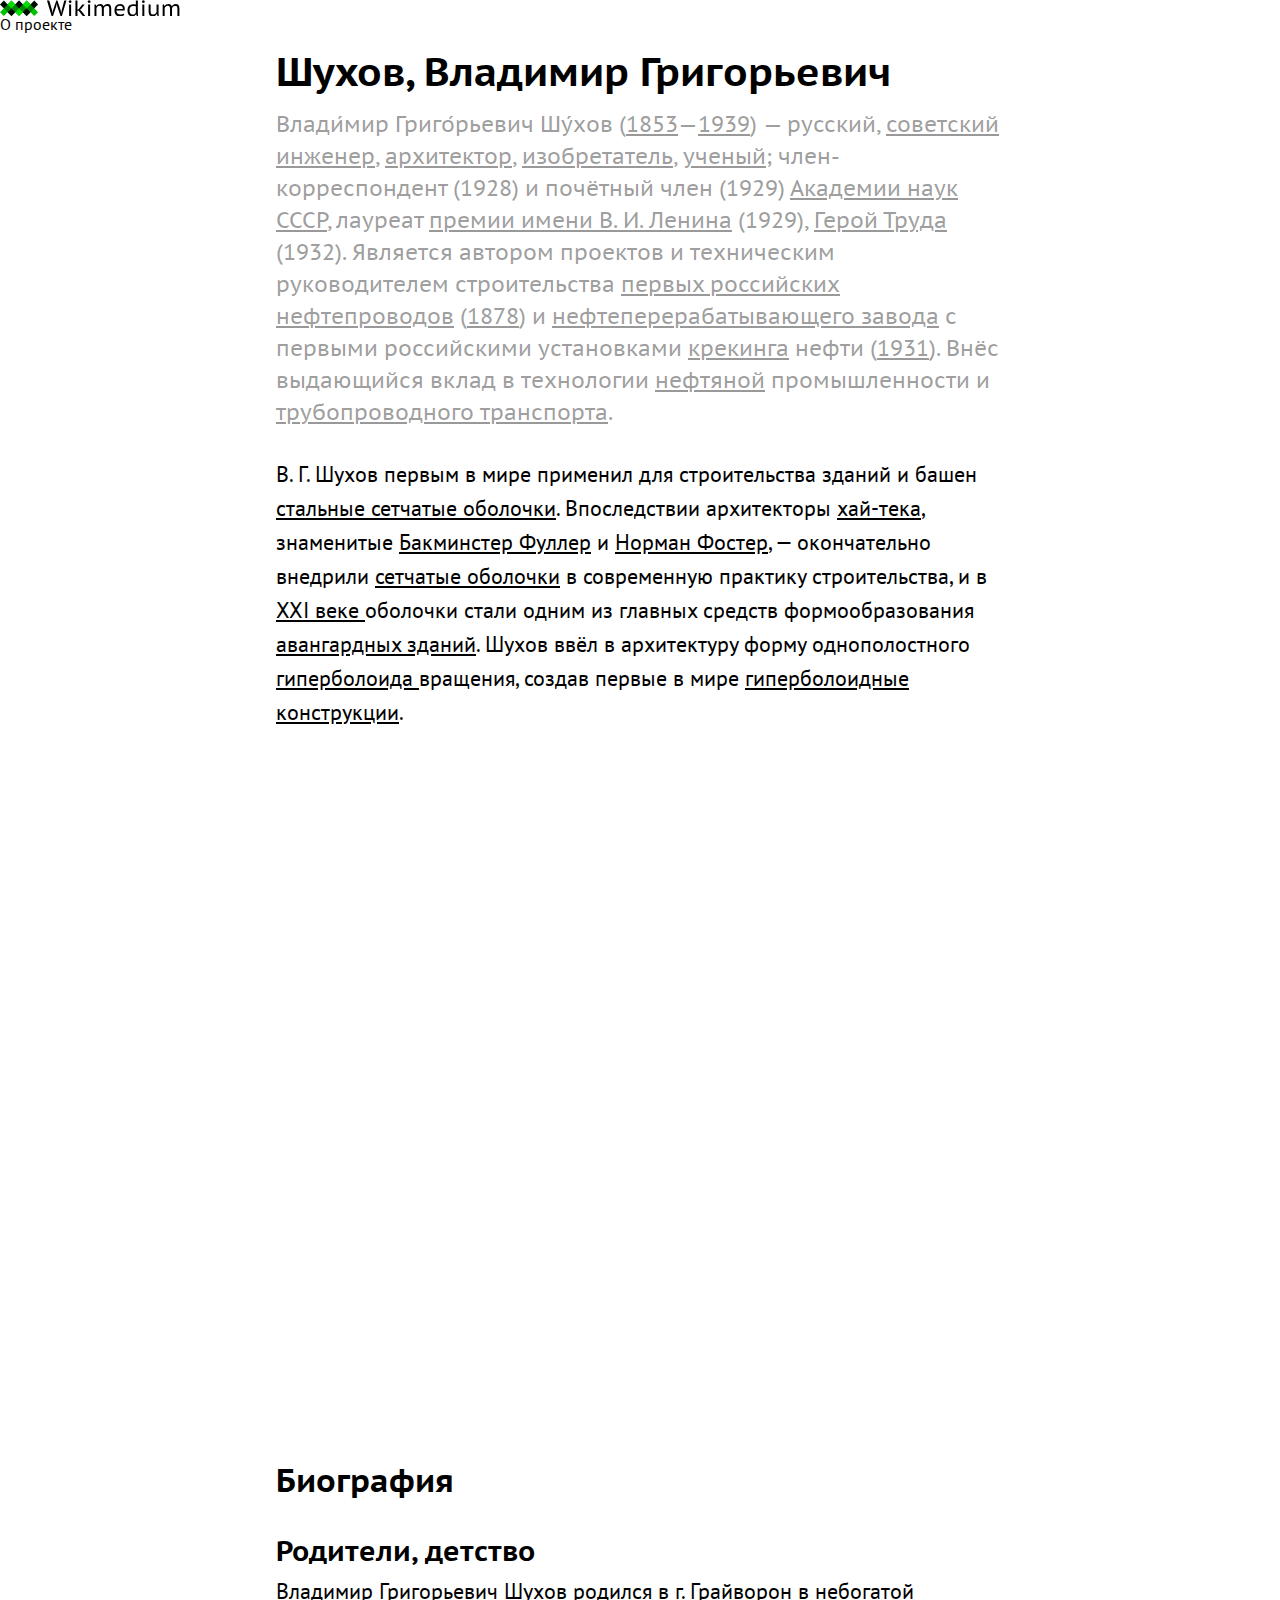
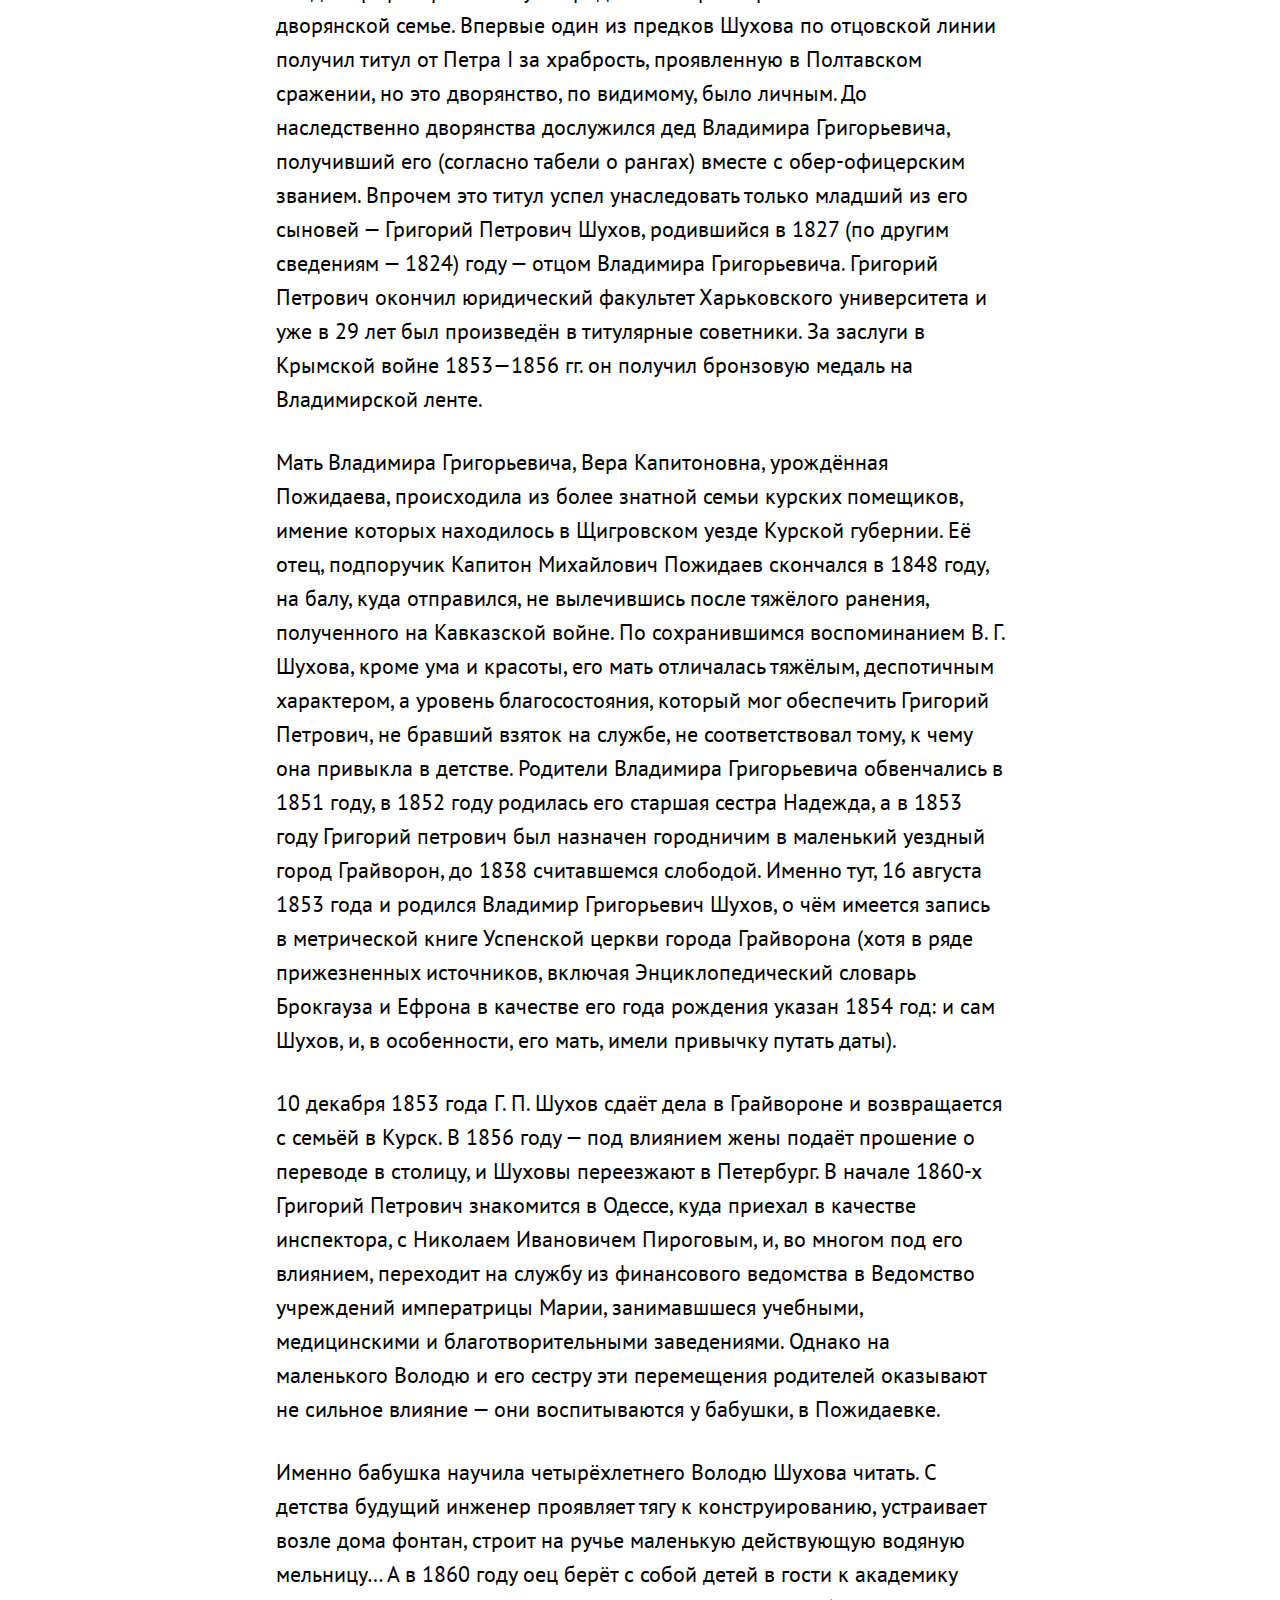
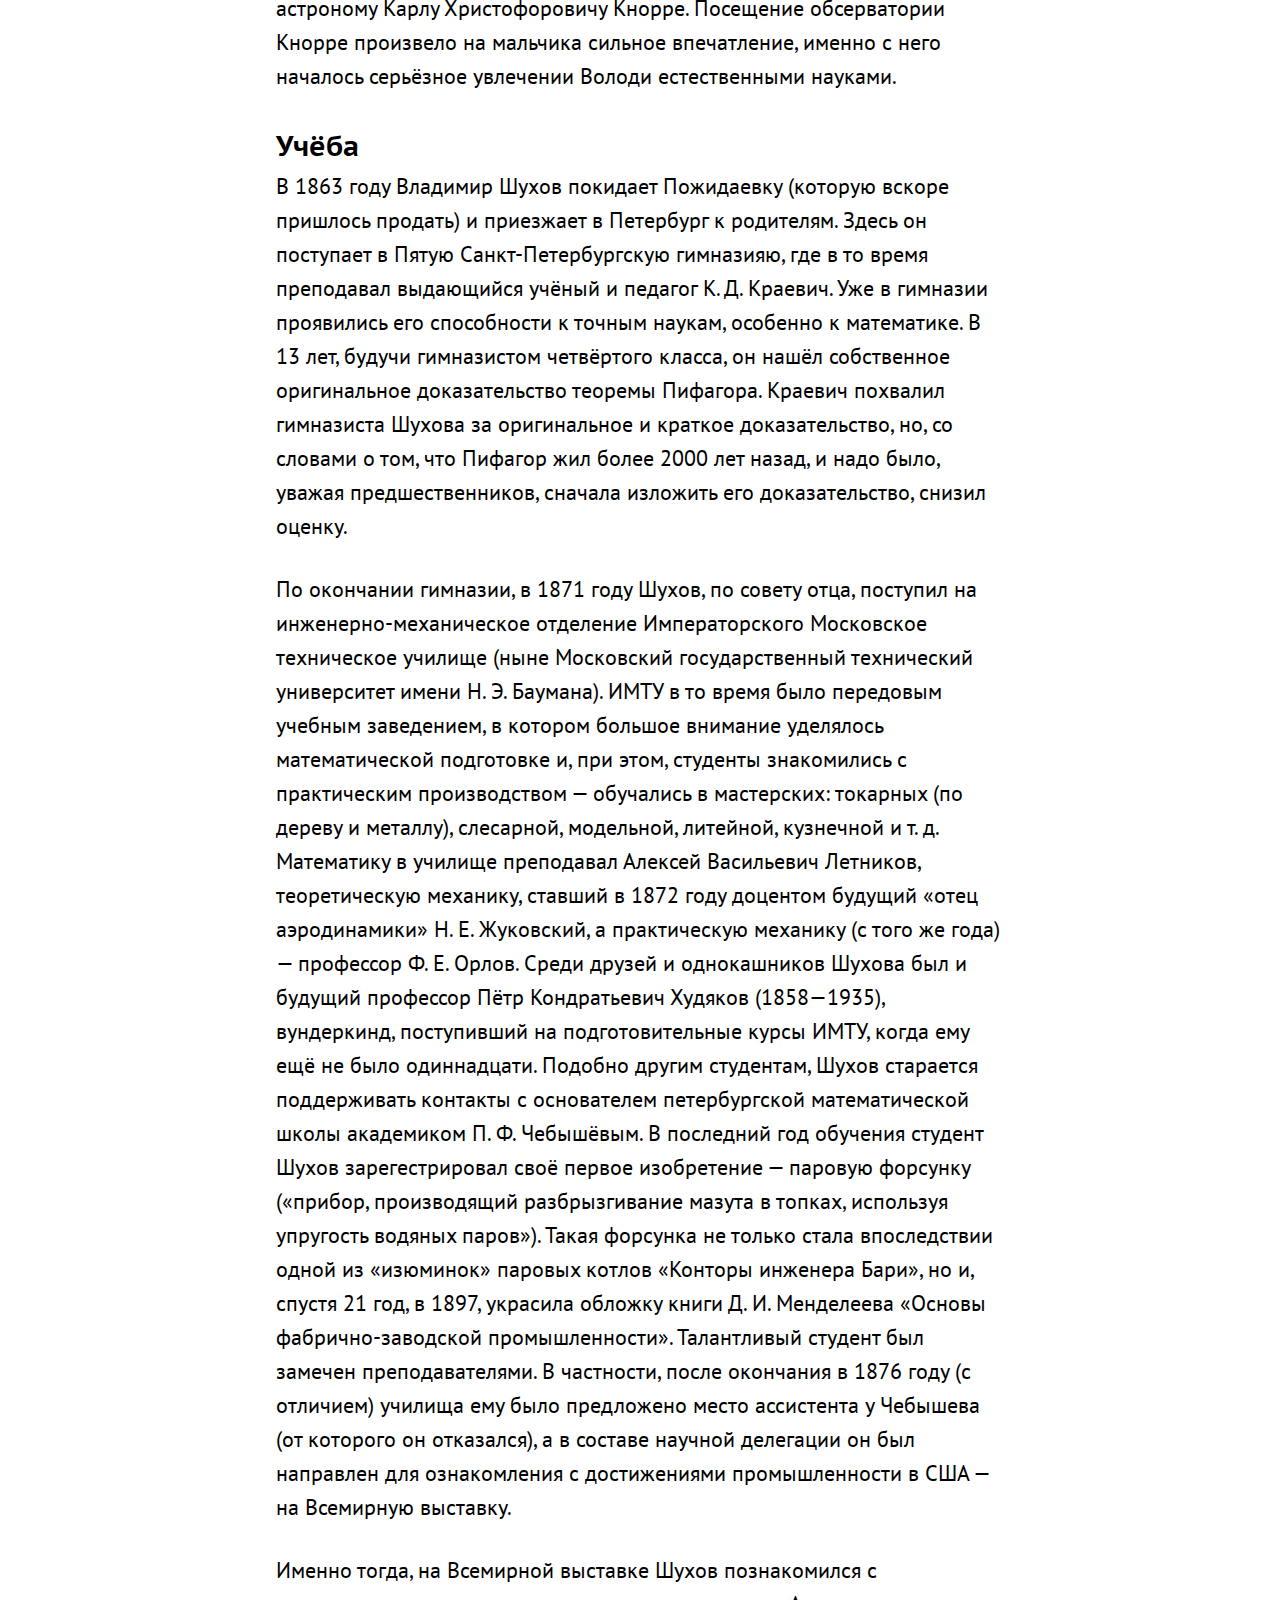
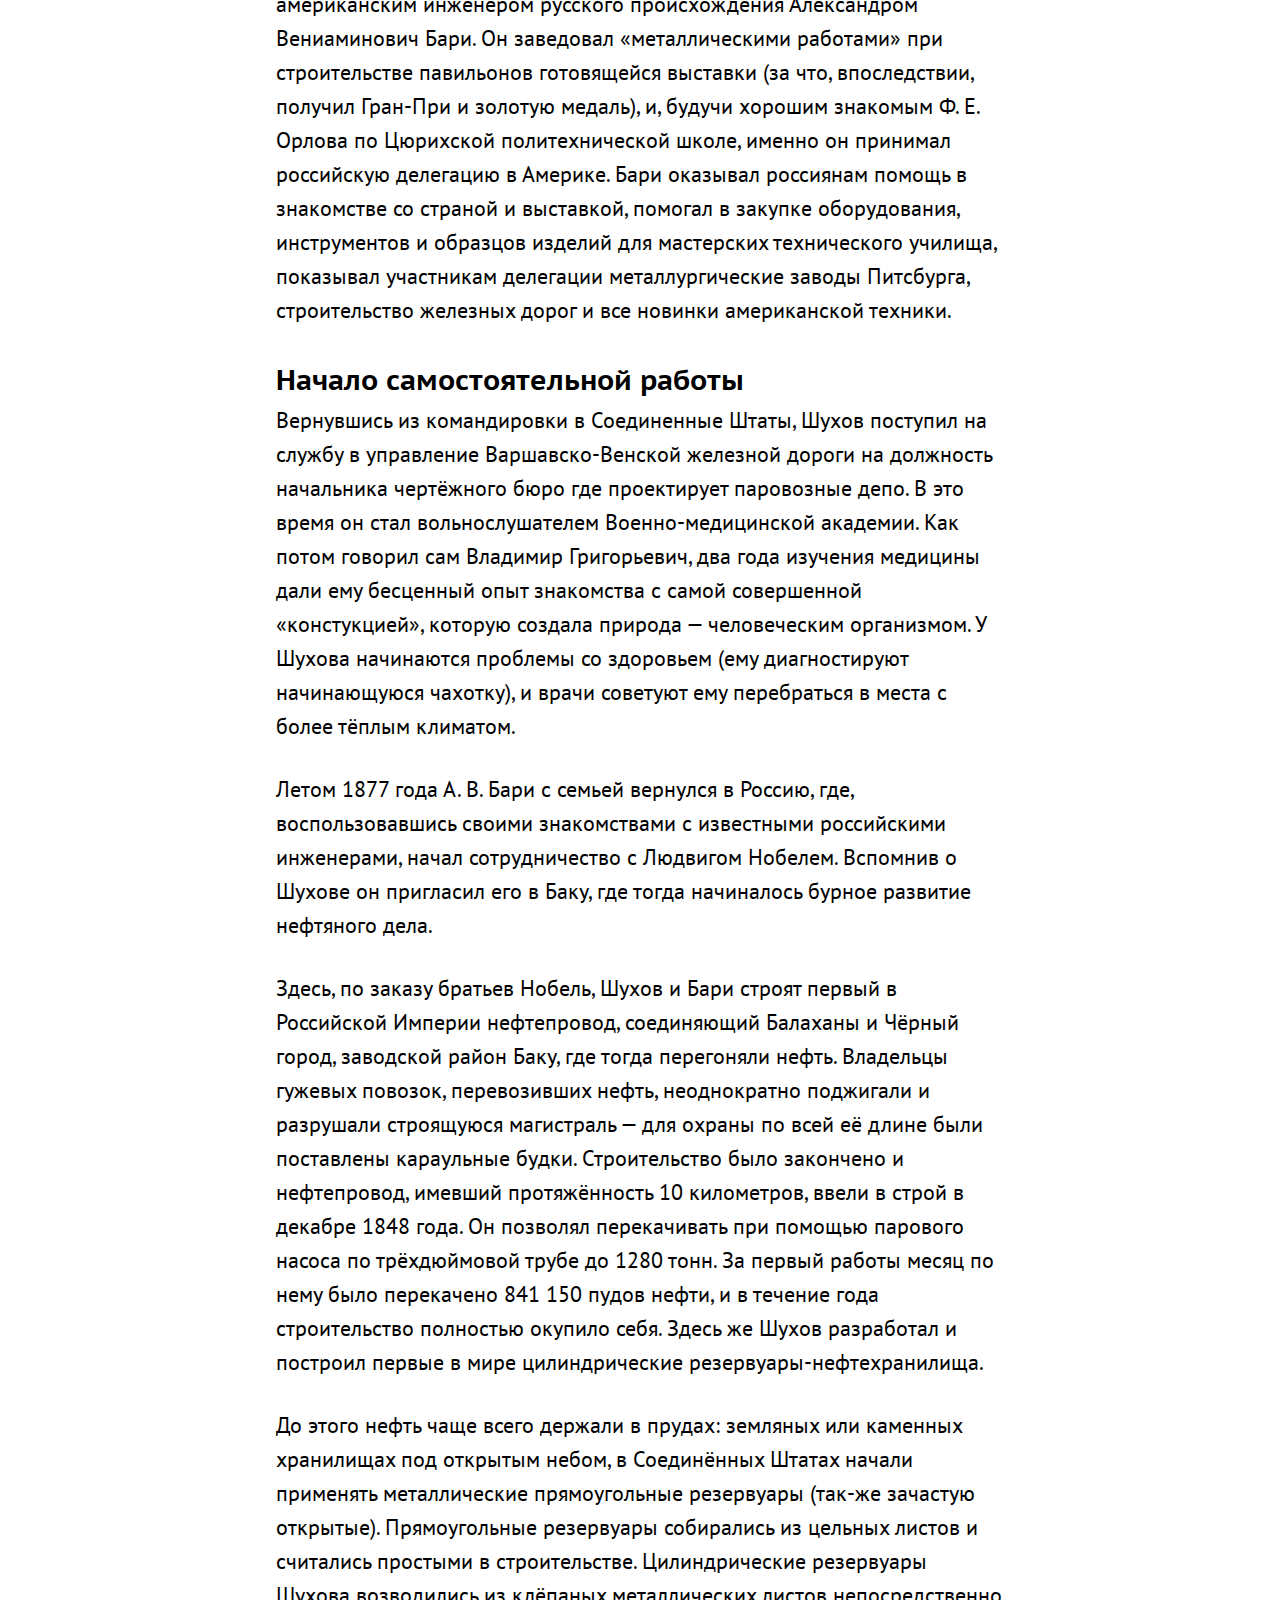
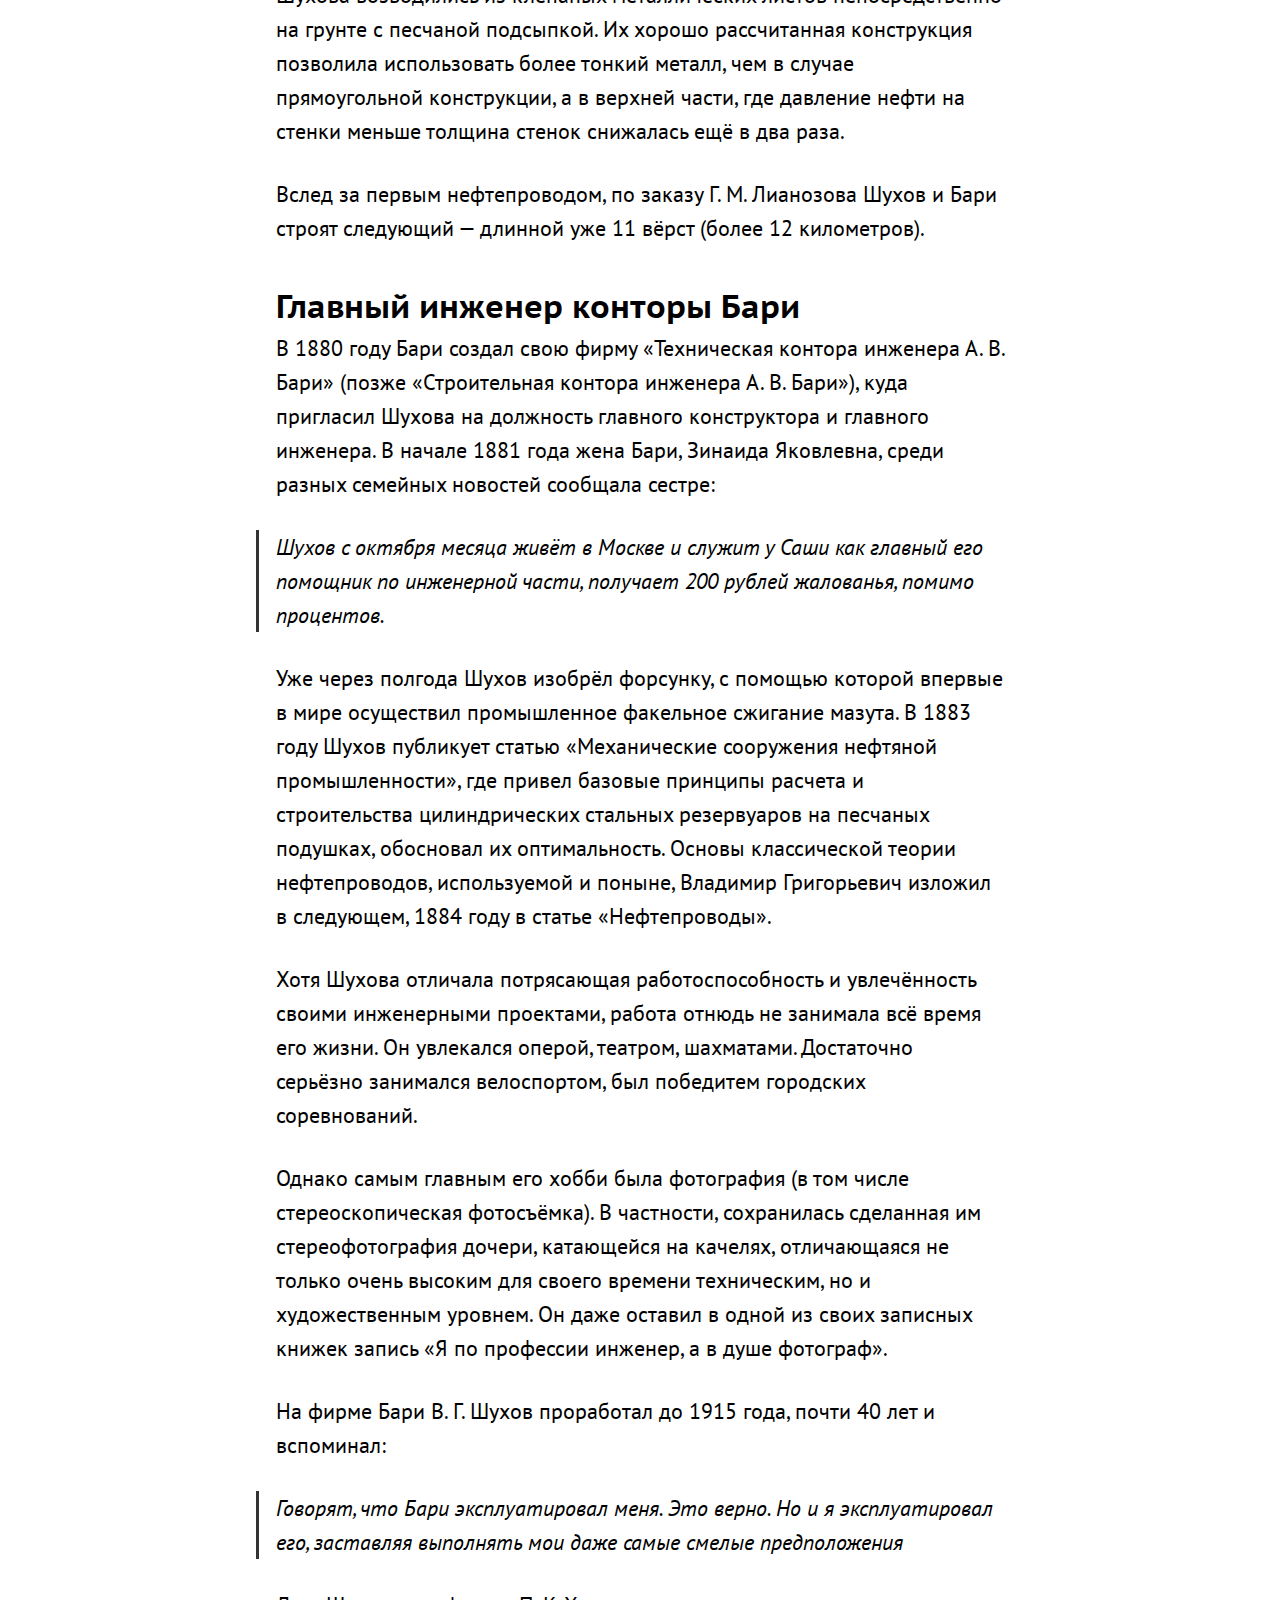
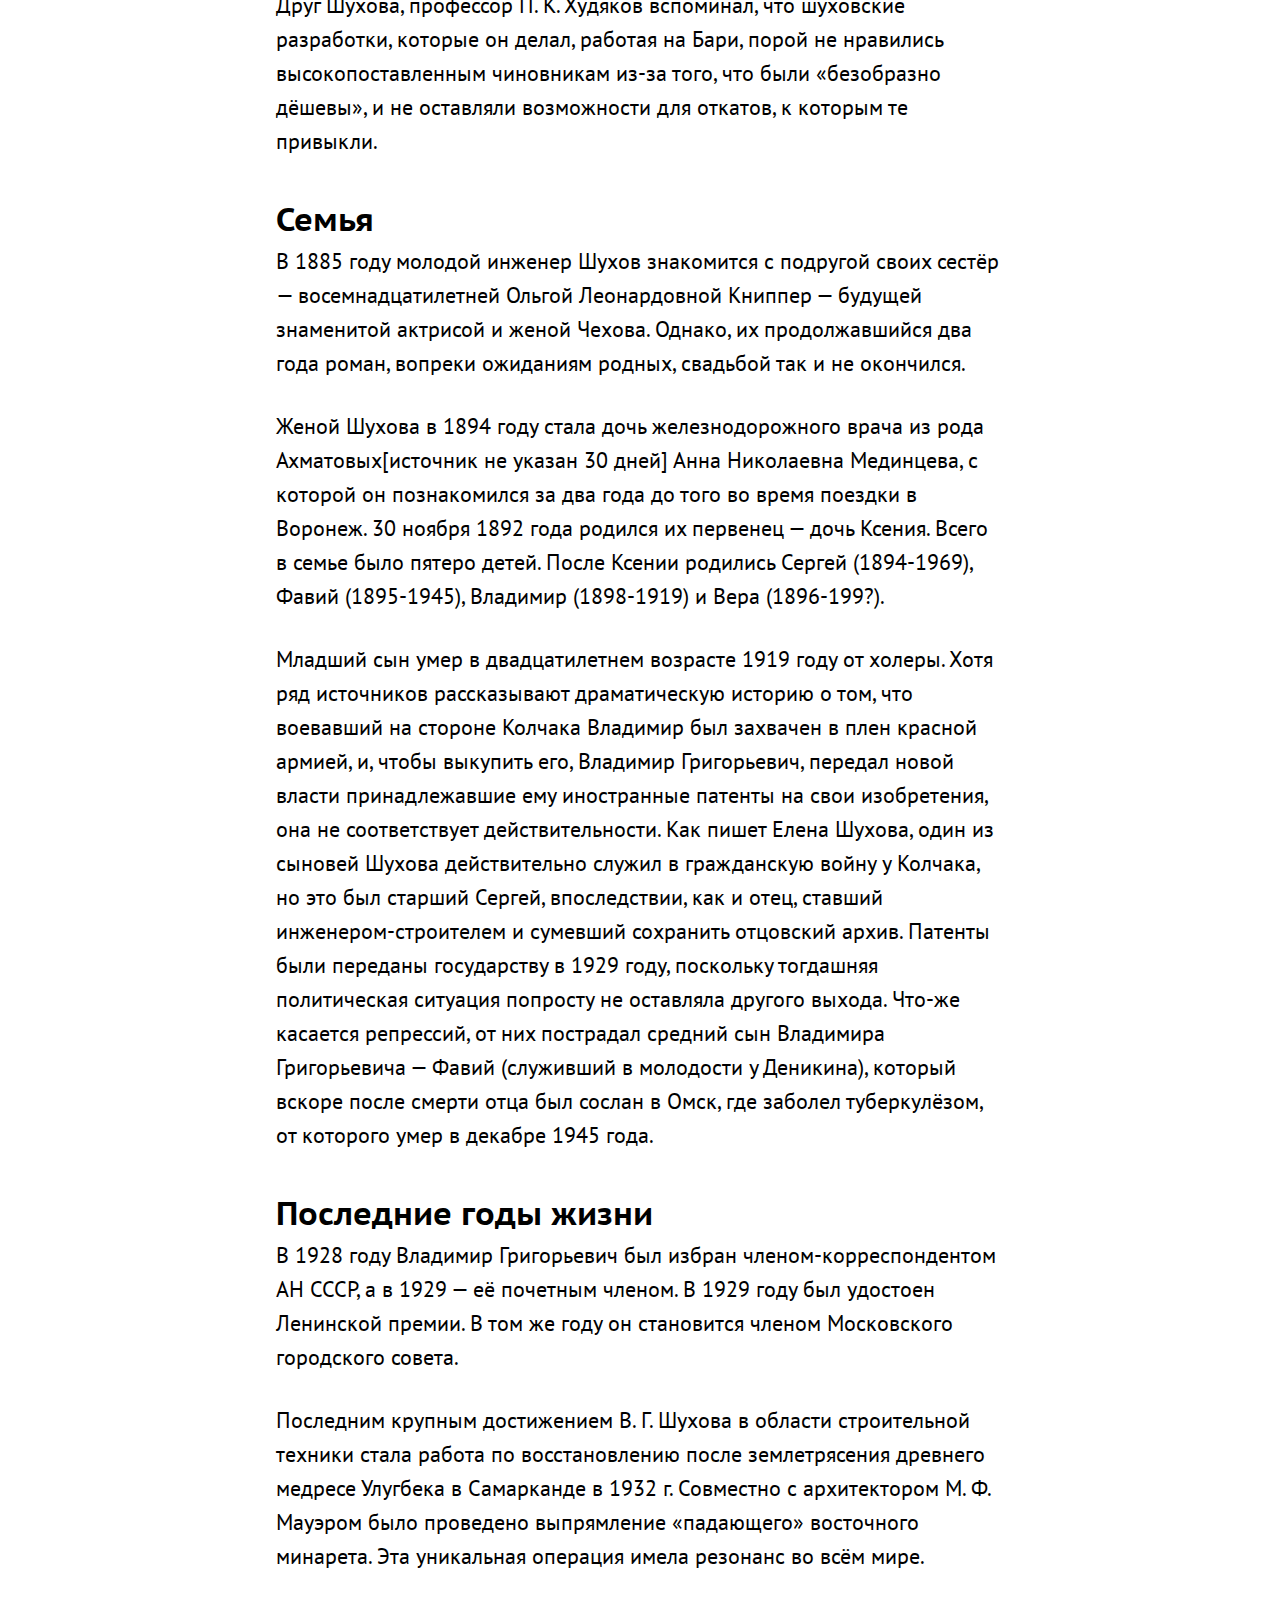
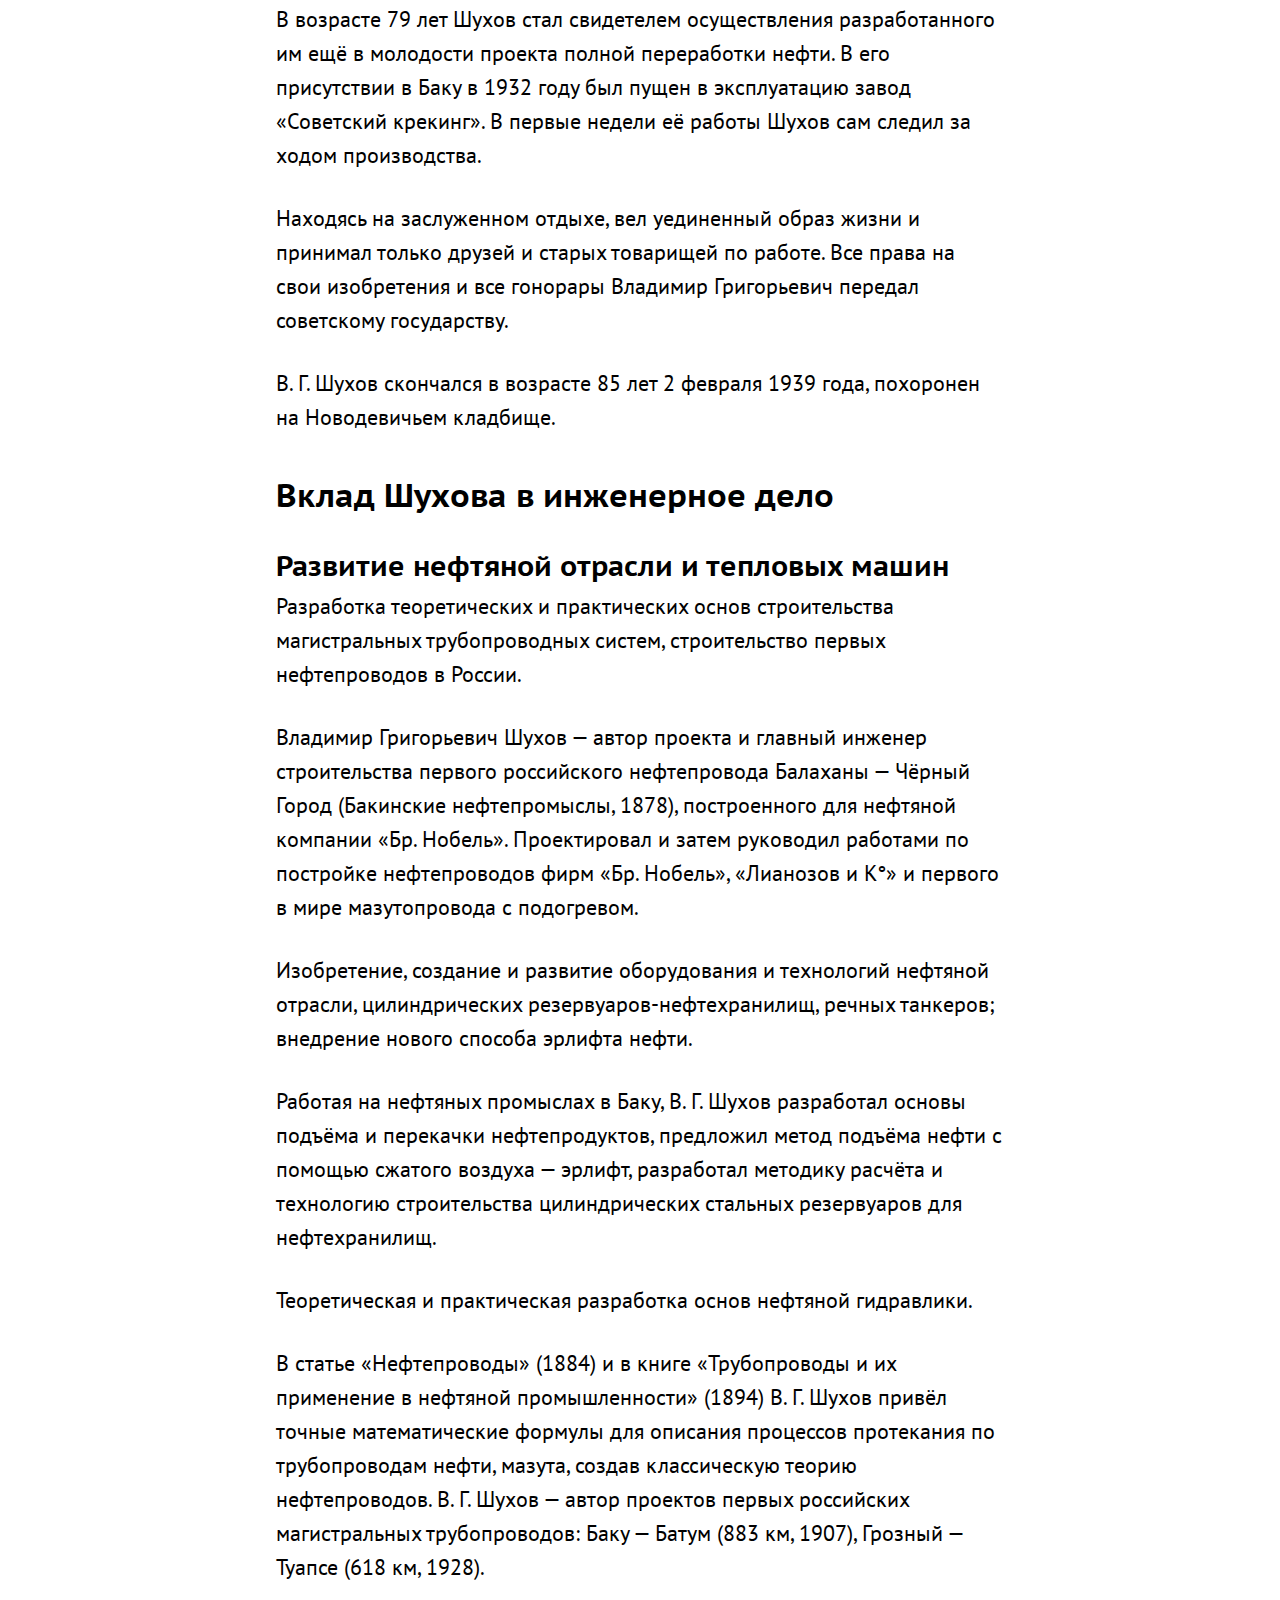
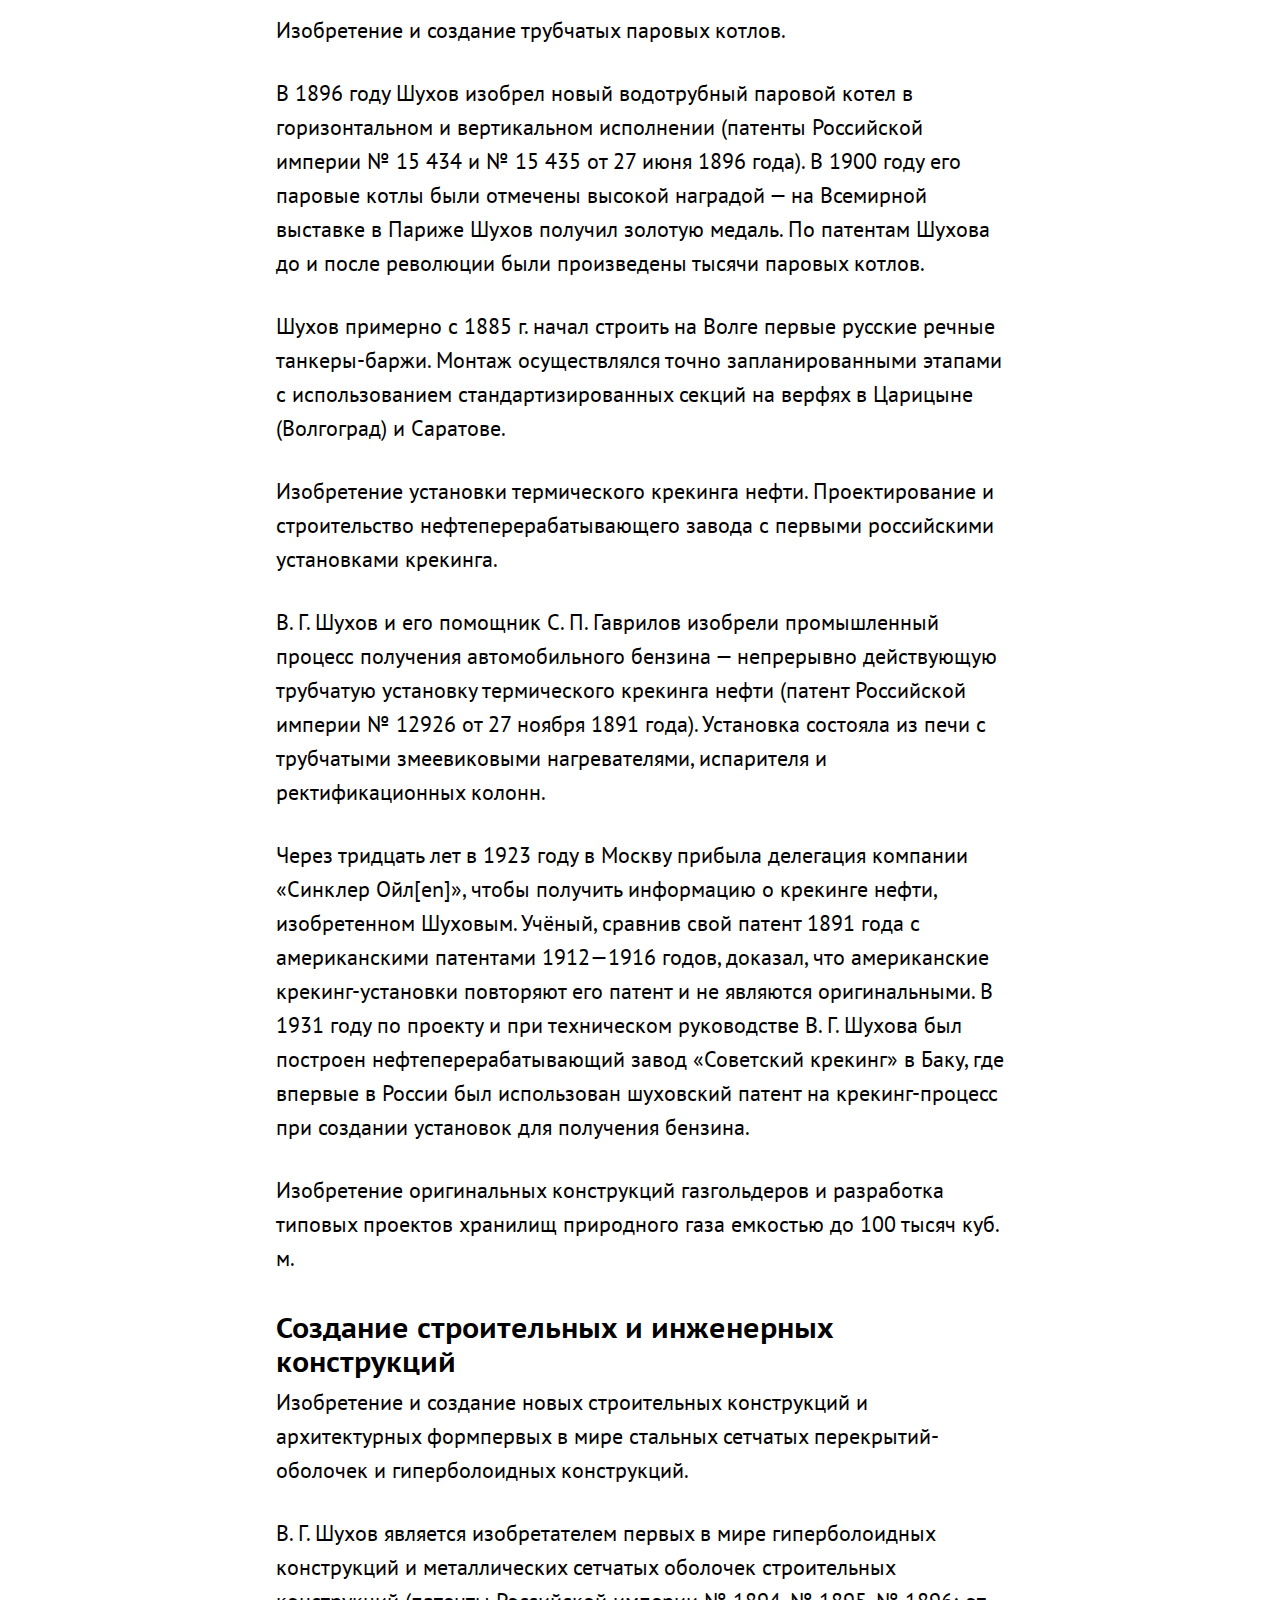
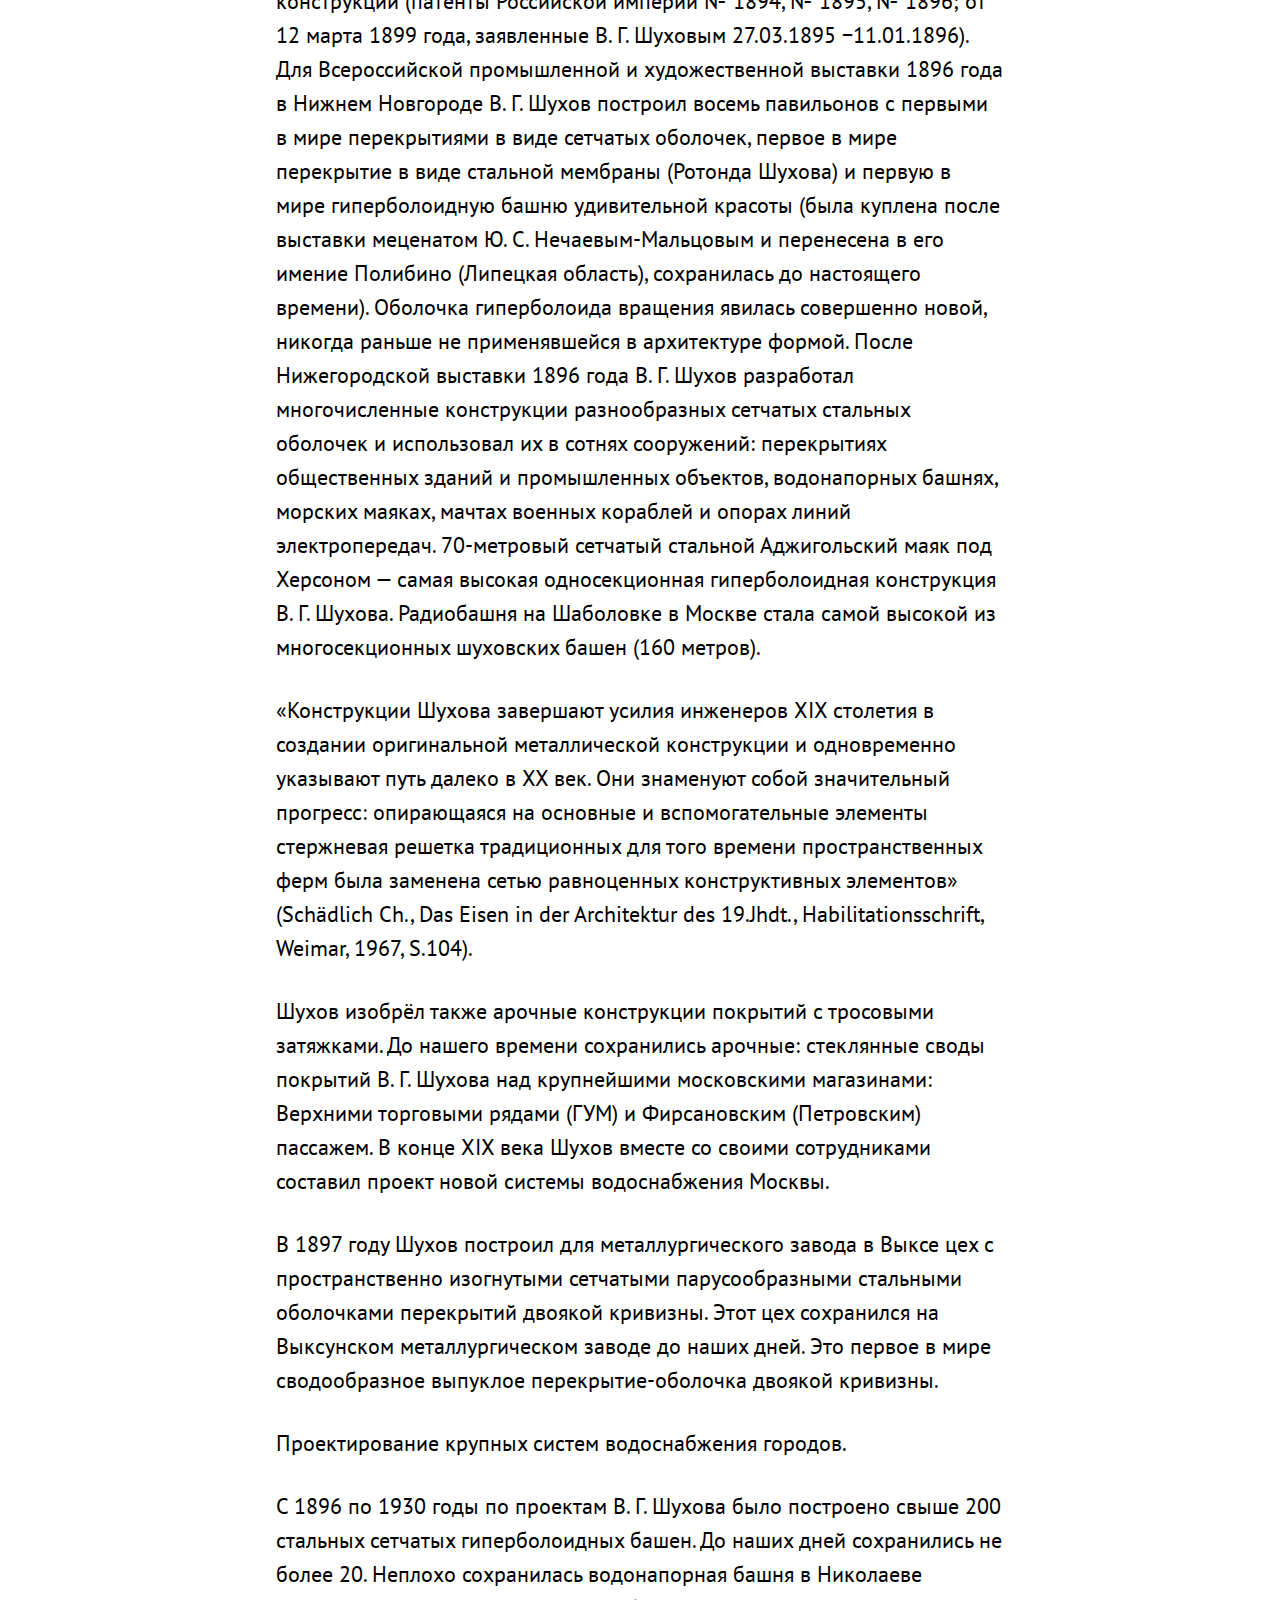
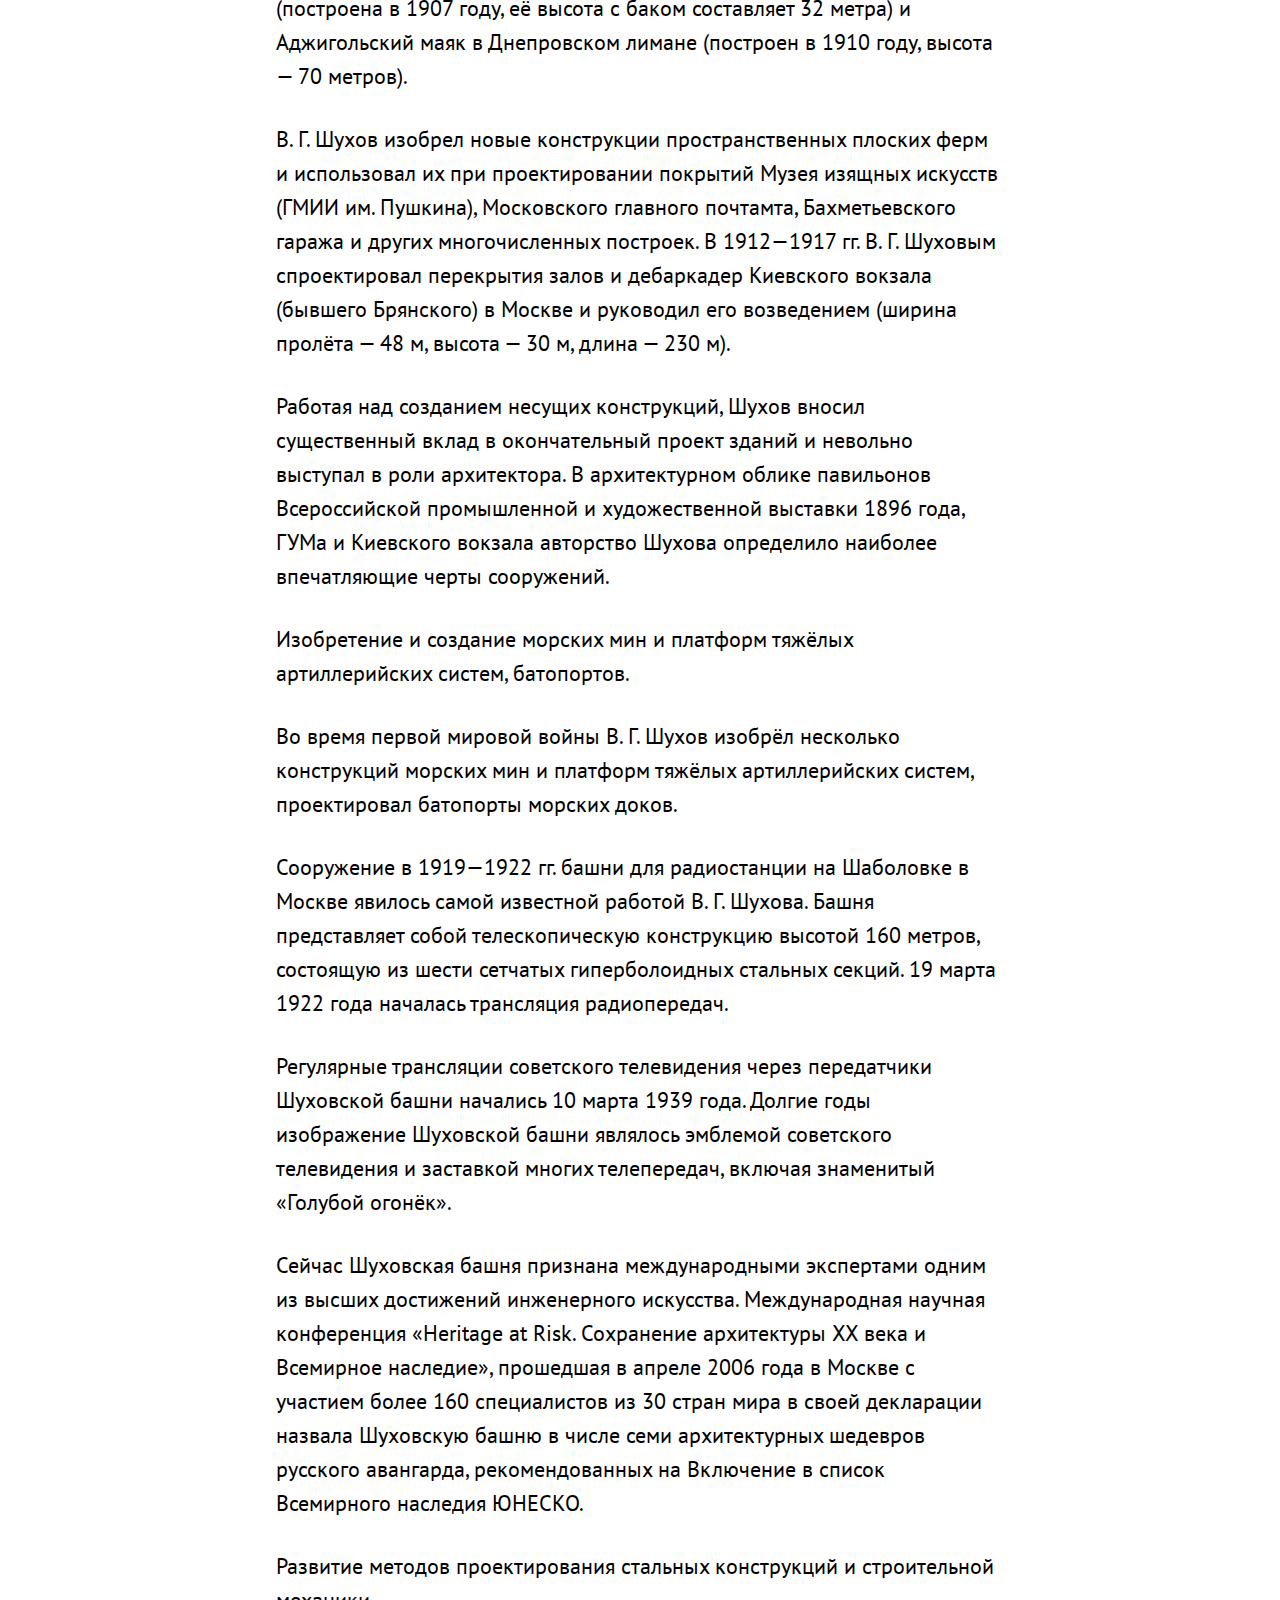
<file: polinacoding/shukhov.html>
<!DOCTYPE html>
<html>
  <head>
    <meta charset="utf-8">
    <meta name="viewport" content="width=device-width">
    <title>Шухов, Владимир Григорьевич</title>
    <link rel="stylesheet" href="stylesheets/style.css">
    <script src="javascripts/jquery-3.1.1.js" charset="utf-8"></script>
    <script src="javascripts/sidebar.js" charset="utf-8"></script>
  </head>
  <body>

    <nav class="menubar">
      <a class="logo" href="#"></a>
      <a href="#">О проекте</a>
    </nav>

    <nav class="sidebar">
      <ul>
        <li>
          <a href="#s1">Биография</a>
          <ul>
            <li>
              <a href="#s1s1">Родители, детство</a>
            </li>

            <li>
              <a href="#s1s2">Учеба</a>
            </li>

            <li>
              <a href="#s1s3">Начало самостоятельной работы</a>
            </li>
          </ul>
        </li>

        <li>
          <a href="#s2">Главный инженер конторы Бари</a>
        </li>

        <li>
          <a href="#s3">Семья</a>
        </li>

        <li>
          <a href="#s4">Последние годы жизни</a>
        </li>

        <li>
          <a href="#s5">Вклад Шухова в инженерное дело</a>
          <ul>
            <li>
              <a href="#s5s1">Развитие нефтяной отрасли и тепловых машин</a>
            </li>

            <li>
              <a href="#s5s2">Создание строительных и инженерных конструкций</a>
            </li>
          </ul>
        </li>

        <li>
          <a href="#s6">Названы в честь Шухова и носят его имя</a>
        </li>

        <li>
          <a href="#s7">Память</a>
        </li>

        <li>
          <a href="#s8">Библиография</a>
        </li>

        <li>
          <a href="#s9">Изобретения В.Г. Шухова</a>
        </li>
      </ul>
    </nav>

    <article>
    <h1>Шухов, Владимир Григорьевич</h1>
    <p>Влади́мир Григо́рьевич Шу́хов (<a target="_blank" href="https://ru.wikipedia.org/wiki/1853">1853</a>—<a target="_blank" href="https://ru.wikipedia.org/wiki/1939">1939</a>) — русский, <a target="_blank" href="https://ru.wikipedia.org/wiki/%D0%A1%D0%BE%D0%B2%D0%B5%D1%82%D1%81%D0%BA%D0%B8%D0%B9">советский</a> <a target="_blank" href="https://ru.wikipedia.org/wiki/%D0%98%D0%BD%D0%B6%D0%B5%D0%BD%D0%B5%D1%80">инженер</a>, <a target="_blank" href="https://ru.wikipedia.org/wiki/%D0%90%D1%80%D1%85%D0%B8%D1%82%D0%B5%D0%BA%D1%82%D0%BE%D1%80">архитектор</a>, <a target="_blank" href="https://ru.wikipedia.org/wiki/%D0%98%D0%B7%D0%BE%D0%B1%D1%80%D0%B5%D1%82%D0%B0%D1%82%D0%B5%D0%BB%D1%8C">изобретатель</a>, <a target="_blank" href="https://ru.wikipedia.org/wiki/%D0%A3%D1%87%D1%91%D0%BD%D1%8B%D0%B9">ученый</a>; член-корреспондент (1928) и почётный член (1929) <a target="_blank" href="https://ru.wikipedia.org/wiki/%D0%90%D0%BA%D0%B0%D0%B4%D0%B5%D0%BC%D0%B8%D1%8F_%D0%BD%D0%B0%D1%83%D0%BA_%D0%A1%D0%A1%D0%A1%D0%A0">Академии наук СССР</a>, лауреат <a target="_blank" href="https://ru.wikipedia.org/wiki/%D0%9B%D0%B0%D1%83%D1%80%D0%B5%D0%B0%D1%82%D1%8B_%D0%BF%D1%80%D0%B5%D0%BC%D0%B8%D0%B8_%D0%B8%D0%BC%D0%B5%D0%BD%D0%B8_%D0%92._%D0%98._%D0%9B%D0%B5%D0%BD%D0%B8%D0%BD%D0%B0">премии имени В. И. Ленина</a> (1929), <a target="_blank" href="https://ru.wikipedia.org/wiki/%D0%93%D0%B5%D1%80%D0%BE%D0%B9_%D0%A2%D1%80%D1%83%D0%B4%D0%B0">Герой Труда</a> (1932). Является автором проектов и техническим руководителем строительства <a target="_blank" href="https://ru.wikipedia.org/wiki/%D0%9F%D0%B5%D1%80%D0%B2%D1%8B%D0%B9_%D1%80%D0%BE%D1%81%D1%81%D0%B8%D0%B9%D1%81%D0%BA%D0%B8%D0%B9_%D0%BD%D0%B5%D1%84%D1%82%D0%B5%D0%BF%D1%80%D0%BE%D0%B2%D0%BE%D0%B4">первых российских нефтепроводов</a> (<a target="_blank" href="https://ru.wikipedia.org/wiki/1878">1878</a>) и <a target="_blank" href="https://ru.wikipedia.org/wiki/%D0%9D%D0%B5%D1%84%D1%82%D0%B5%D0%BF%D0%B5%D1%80%D0%B5%D1%80%D0%B0%D0%B1%D0%B0%D1%82%D1%8B%D0%B2%D0%B0%D1%8E%D1%89%D0%B8%D0%B9_%D0%B7%D0%B0%D0%B2%D0%BE%D0%B4">нефтеперерабатывающего завода</a> с первыми российскими установками <a target="_blank" href="https://ru.wikipedia.org/wiki/%D0%9A%D1%80%D0%B5%D0%BA%D0%B8%D0%BD%D0%B3">крекинга</a> нефти (<a target="_blank" href="https://ru.wikipedia.org/wiki/1931">1931</a>). Внёс выдающийся вклад в технологии <a target="_blank" href="https://ru.wikipedia.org/wiki/%D0%9D%D0%B5%D1%84%D1%82%D1%8C">нефтяной</a> промышленности и <a target="_blank" href="https://ru.wikipedia.org/wiki/%D0%9D%D0%B5%D1%84%D1%82%D0%B5%D0%BF%D1%80%D0%BE%D0%B2%D0%BE%D0%B4">трубопроводного транспорта</a>.</p>
    <p>В. Г. Шухов первым в мире применил для строительства зданий и башен <a target="_blank" href="https://ru.wikipedia.org/wiki/%D0%A1%D0%B5%D1%82%D1%87%D0%B0%D1%82%D0%B0%D1%8F_%D0%BE%D0%B1%D0%BE%D0%BB%D0%BE%D1%87%D0%BA%D0%B0_(%D0%B0%D1%80%D1%85%D0%B8%D1%82%D0%B5%D0%BA%D1%82%D1%83%D1%80%D0%B0)">стальные сетчатые оболочки</a>. Впоследствии архитекторы <a target="_blank" href="https://ru.wikipedia.org/wiki/%D0%A5%D0%B0%D0%B9-%D1%82%D0%B5%D0%BA_(%D1%81%D1%82%D0%B8%D0%BB%D1%8C)">хай-тека</a>, знаменитые <a target="_blank" href="https://ru.wikipedia.org/wiki/%D0%A4%D1%83%D0%BB%D0%BB%D0%B5%D1%80,_%D0%91%D0%B0%D0%BA%D0%BC%D0%B8%D0%BD%D1%81%D1%82%D0%B5%D1%80">Бакминстер Фуллер</a> и <a target="_blank" href="https://ru.wikipedia.org/wiki/%D0%A4%D0%BE%D1%81%D1%82%D0%B5%D1%80,_%D0%9D%D0%BE%D1%80%D0%BC%D0%B0%D0%BD">Норман Фостер</a>, — окончательно внедрили <a target="_blank" href="https://ru.wikipedia.org/wiki/%D0%A1%D0%B5%D1%82%D1%87%D0%B0%D1%82%D0%B0%D1%8F_%D0%BE%D0%B1%D0%BE%D0%BB%D0%BE%D1%87%D0%BA%D0%B0_(%D0%B0%D1%80%D1%85%D0%B8%D1%82%D0%B5%D0%BA%D1%82%D1%83%D1%80%D0%B0)">сетчатые оболочки</a> в современную практику строительства, и в <a target="_blank" href="https://ru.wikipedia.org/wiki/XXI_%D0%B2%D0%B5%D0%BA">XXI веке </a>оболочки стали одним из главных средств формообразования <a target="_blank" href="https://ru.wikipedia.org/wiki/%D0%90%D0%B2%D0%B0%D0%BD%D0%B3%D0%B0%D1%80%D0%B4_(%D0%B8%D1%81%D0%BA%D1%83%D1%81%D1%81%D1%82%D0%B2%D0%BE)">авангардных зданий</a>. Шухов ввёл в архитектуру форму однополостного <a target="_blank" href="https://ru.wikipedia.org/wiki/%D0%93%D0%B8%D0%BF%D0%B5%D1%80%D0%B1%D0%BE%D0%BB%D0%BE%D0%B8%D0%B4">гиперболоида </a>вращения, создав первые в мире <a target="_blank" href="https://ru.wikipedia.org/wiki/%D0%93%D0%B8%D0%BF%D0%B5%D1%80%D0%B1%D0%BE%D0%BB%D0%BE%D0%B8%D0%B4%D0%BD%D1%8B%D0%B5_%D0%BA%D0%BE%D0%BD%D1%81%D1%82%D1%80%D1%83%D0%BA%D1%86%D0%B8%D0%B8">гиперболоидные конструкции</a>.</p>

    <iframe width="auto" height="574" src="https://www.youtube.com/embed/NMllaxuWp94?rel=0" frameborder="0" allowfullscreen></iframe>

    <h2 id="s1">Биография</h2>
    <h3 id="s1s1">Родители, детство</h3>
    <p>Владимир Григорьевич Шухов родился в г. Грайворон в небогатой дворянской семье. Впервые один из предков Шухова по отцовской линии получил титул от Петра I за храбрость, проявленную в Полтавском сражении, но это дворянство, по видимому, было личным. До наследственно дворянства дослужился дед Владимира Григорьевича, получивший его (согласно табели о рангах) вместе с обер-офицерским званием. Впрочем это титул успел унаследовать только младший из его сыновей — Григорий Петрович Шухов, родившийся в 1827 (по другим сведениям — 1824) году — отцом Владимира Григорьевича. Григорий Петрович окончил юридический факультет Харьковского университета и уже в 29 лет был произведён в титулярные советники. За заслуги в Крымской войне 1853—1856 гг. он получил бронзовую медаль на Владимирской ленте.</p>
    <p>Мать Владимира Григорьевича, Вера Капитоновна, урождённая Пожидаева, происходила из более знатной семьи курских помещиков, имение которых находилось в Щигровском уезде Курской губернии. Её отец, подпоручик Капитон Михайлович Пожидаев скончался в 1848 году, на балу, куда отправился, не вылечившись после тяжёлого ранения, полученного на Кавказской войне. По сохранившимся воспоминанием В. Г. Шухова, кроме ума и красоты, его мать отличалась тяжёлым, деспотичным характером, а уровень благосостояния, который мог обеспечить Григорий Петрович, не бравший взяток на службе, не соответствовал тому, к чему она привыкла в детстве. Родители Владимира Григорьевича обвенчались в 1851 году, в 1852 году родилась его старшая сестра Надежда, а в 1853 году Григорий петрович был назначен городничим в маленький уездный город Грайворон, до 1838 считавшемся слободой. Именно тут, 16 августа 1853 года и родился Владимир Григорьевич Шухов, о чём имеется запись в метрической книге Успенской церкви города Грайворона (хотя в ряде прижезненных источников, включая Энциклопедический словарь Брокгауза и Ефрона в качестве его года рождения указан 1854 год: и сам Шухов, и, в особенности, его мать, имели привычку путать даты).</p>
    <p>10 декабря 1853 года Г. П. Шухов сдаёт дела в Грайвороне и возвращается с семьёй в Курск. В 1856 году — под влиянием жены подаёт прошение о переводе в столицу, и Шуховы переезжают в Петербург. В начале 1860-х Григорий Петрович знакомится в Одессе, куда приехал в качестве инспектора, с Николаем Ивановичем Пироговым, и, во многом под его влиянием, переходит на службу из финансового ведомства в Ведомство учреждений императрицы Марии, занимавшшеся учебными, медицинскими и благотворительными заведениями. Однако на маленького Володю и его сестру эти перемещения родителей оказывают не сильное влияние — они воспитываются у бабушки, в Пожидаевке.</p>
    <p>Именно бабушка научила четырёхлетнего Володю Шухова читать. С детства будущий инженер проявляет тягу к конструированию, устраивает возле дома фонтан, строит на ручье маленькую действующую водяную мельницу… А в 1860 году оец берёт с собой детей в гости к академику астроному Карлу Христофоровичу Кнорре. Посещение обсерватории Кнорре произвело на мальчика сильное впечатление, именно с него началось серьёзное увлечении Володи естественными науками.</p>

    <h3 id="s1s2">Учёба</h3>
    <p>В 1863 году Владимир Шухов покидает Пожидаевку (которую вскоре пришлось продать) и приезжает в Петербург к родителям. Здесь он поступает в Пятую Санкт-Петербургскую гимназияю, где в то время преподавал выдающийся учёный и педагог К. Д. Краевич. Уже в гимназии проявились его способности к точным наукам, особенно к математике. В 13 лет, будучи гимназистом четвёртого класса, он нашёл собственное оригинальное доказательство теоремы Пифагора. Краевич похвалил гимназиста Шухова за оригинальное и краткое доказательство, но, со словами о том, что Пифагор жил более 2000 лет назад, и надо было, уважая предшественников, сначала изложить его доказательство, снизил оценку.</p>
    <p>По окончании гимназии, в 1871 году Шухов, по совету отца, поступил на инженерно-механическое отделение Императорского Московское техническое училище (ныне Московский государственный технический университет имени Н. Э. Баумана). ИМТУ в то время было передовым учебным заведением, в котором большое внимание уделялось математической подготовке и, при этом, студенты знакомились с практическим производством — обучались в мастерских: токарных (по дереву и металлу), слесарной, модельной, литейной, кузнечной и т. д. Математику в училище преподавал Алексей Васильевич Летников, теоретическую механику, ставший в 1872 году доцентом будущий «отец аэродинамики» Н. Е. Жуковский, а практическую механику (с того же года) — профессор Ф. Е. Орлов. Среди друзей и однокашников Шухова был и будущий профессор Пётр Кондратьевич Худяков (1858—1935), вундеркинд, поступивший на подготовительные курсы ИМТУ, когда ему ещё не было одиннадцати. Подобно другим студентам, Шухов старается поддерживать контакты с основателем петербургской математической школы академиком П. Ф. Чебышёвым. В последний год обучения студент Шухов зарегестрировал своё первое изобретение — паровую форсунку («прибор, производящий разбрызгивание мазута в топках, используя упругость водяных паров»). Такая форсунка не только стала впоследствии одной из «изюминок» паровых котлов «Конторы инженера Бари», но и, спустя 21 год, в 1897, украсила обложку книги Д. И. Менделеева «Основы фабрично-заводской промышленности». Талантливый студент был замечен преподавателями. В частности, после окончания в 1876 году (с отличием) училища ему было предложено место ассистента у Чебышева (от которого он отказался), а в составе научной делегации он был направлен для ознакомления с достижениями промышленности в США — на Всемирную выставку.</p>
    <p>Именно тогда, на Всемирной выставке Шухов познакомился с американским инженером русского происхождения Александром Вениаминович Бари. Он заведовал «металлическими работами» при строительстве павильонов готовящейся выставки (за что, впоследствии, получил Гран-При и золотую медаль), и, будучи хорошим знакомым Ф. Е. Орлова по Цюрихской политехнической школе, именно он принимал российскую делегацию в Америке. Бари оказывал россиянам помощь в знакомстве со страной и выставкой, помогал в закупке оборудования, инструментов и образцов изделий для мастерских технического училища, показывал участникам делегации металлургические заводы Питсбурга, строительство железных дорог и все новинки американской техники.</p>

    <h3 id="s1s3">Начало самостоятельной работы</h3>
    <p>Вернувшись из командировки в Соединенные Штаты, Шухов поступил на службу в управление Варшавско-Венской железной дороги на должность начальника чертёжного бюро где проектирует паровозные депо. В это время он стал вольнослушателем Военно-медицинской академии. Как потом говорил сам Владимир Григорьевич, два года изучения медицины дали ему бесценный опыт знакомства с самой совершенной «констукцией», которую создала природа — человеческим организмом. У Шухова начинаются проблемы со здоровьем (ему диагностируют начинающуюся чахотку), и врачи советуют ему перебраться в места с более тёплым климатом.</p>
    <p>Летом 1877 года А. В. Бари с семьей вернулся в Россию, где, воспользовавшись своими знакомствами с известными российскими инженерами, начал сотрудничество с Людвигом Нобелем. Вспомнив о Шухове он пригласил его в Баку, где тогда начиналось бурное развитие нефтяного дела.</p>
    <p>Здесь, по заказу братьев Нобель, Шухов и Бари строят первый в Российской Империи нефтепровод, соединяющий Балаханы и Чёрный город, заводской район Баку, где тогда перегоняли нефть. Владельцы гужевых повозок, перевозивших нефть, неоднократно поджигали и разрушали строящуюся магистраль — для охраны по всей её длине были поставлены караульные будки. Строительство было закончено и нефтепровод, имевший протяжённость 10 километров, ввели в строй в декабре 1848 года. Он позволял перекачивать при помощью парового насоса по трёхдюймовой трубе до 1280 тонн. За первый работы месяц по нему было перекачено 841 150 пудов нефти, и в течение года строительство полностью окупило себя. Здесь же Шухов разработал и построил первые в мире цилиндрические резервуары-нефтехранилища.</p>
    <p>До этого нефть чаще всего держали в прудах: земляных или каменных хранилищах под открытым небом, в Соединённых Штатах начали применять металлические прямоугольные резервуары (так-же зачастую открытые). Прямоугольные резервуары собирались из цельных листов и считались простыми в строительстве. Цилиндрические резервуары Шухова возводились из клёпаных металлических листов непосредственно на грунте с песчаной подсыпкой. Их хорошо рассчитанная конструкция позволила использовать более тонкий металл, чем в случае прямоугольной конструкции, а в верхней части, где давление нефти на стенки меньше толщина стенок снижалась ещё в два раза.</p>
    <p>Вслед за первым нефтепроводом, по заказу Г. М. Лианозова Шухов и Бари строят следующий — длинной уже 11 вёрст (более 12 километров).</p>

    <h2 id="s2">Главный инженер конторы Бари</h2>
    <p>В 1880 году Бари создал свою фирму «Техническая контора инженера А. В. Бари» (позже «Строительная контора инженера А. В. Бари»), куда пригласил Шухова на должность главного конструктора и главного инженера. В начале 1881 года жена Бари, Зинаида Яковлевна, среди разных семейных новостей сообщала сестре:</p>
    <blockquote>Шухов с октября месяца живёт в Москве и служит у Саши как главный его помощник по инженерной части, получает 200 рублей жалованья, помимо процентов.</blockquote>
    <p>Уже через полгода Шухов изобрёл форсунку, с помощью которой впервые в мире осуществил промышленное факельное сжигание мазута. В 1883 году Шухов публикует статью «Механические сооружения нефтяной промышленности», где привел базовые принципы расчета и строительства цилиндрических стальных резервуаров на песчаных подушках, обосновал их оптимальность. Основы классической теории нефтепроводов, используемой и поныне, Владимир Григорьевич изложил в следующем, 1884 году в статье «Нефтепроводы».</p>
    <p>Хотя Шухова отличала потрясающая работоспособность и увлечённость своими инженерными проектами, работа отнюдь не занимала всё время его жизни. Он увлекался оперой, театром, шахматами. Достаточно серьёзно занимался велоспортом, был победитем городских соревнований.</p>
    <p>Однако самым главным его хобби была фотография (в том числе стереоскопическая фотосъёмка). В частности, сохранилась сделанная им стереофотография дочери, катающейся на качелях, отличающаяся не только очень высоким для своего времени техническим, но и художественным уровнем. Он даже оставил в одной из своих записных книжек запись «Я по профессии инженер, а в душе фотограф».</p>
    <p>На фирме Бари В. Г. Шухов проработал до 1915 года, почти 40 лет и вспоминал:</p>
    <blockquote>Говорят, что Бари эксплуатировал меня. Это верно. Но и я эксплуатировал его, заставляя выполнять мои даже самые смелые предположения</blockquote>
    <p>Друг Шухова, профессор П. К. Худяков вспоминал, что шуховские разработки, которые он делал, работая на Бари, порой не нравились высокопоставленным чиновникам из-за того, что были «безобразно дёшевы», и не оставляли возможности для откатов, к которым те привыкли.</p>

    <h2 id="s3">Семья</h2>
    <p>В 1885 году молодой инженер Шухов знакомится с подругой своих сестёр — восемнадцатилетней Ольгой Леонардовной Книппер — будущей знаменитой актрисой и женой Чехова. Однако, их продолжавшийся два года роман, вопреки ожиданиям родных, свадьбой так и не окончился.</p>
    <p>Женой Шухова в 1894 году стала дочь железнодорожного врача из рода Ахматовых[источник не указан 30 дней] Анна Николаевна Мединцева, с которой он познакомился за два года до того во время поездки в Воронеж. 30 ноября 1892 года родился их первенец — дочь Ксения. Всего в семье было пятеро детей. После Ксении родились Сергей (1894-1969), Фавий (1895-1945), Владимир (1898-1919) и Вера (1896-199?).</p>
    <p>Младший сын умер в двадцатилетнем возрасте 1919 году от холеры. Хотя ряд источников рассказывают драматическую историю о том, что воевавший на стороне Колчака Владимир был захвачен в плен красной армией, и, чтобы выкупить его, Владимир Григорьевич, передал новой власти принадлежавшие ему иностранные патенты на свои изобретения, она не соответствует действительности. Как пишет Елена Шухова, один из сыновей Шухова действительно служил в гражданскую войну у Колчака, но это был старший Сергей, впоследствии, как и отец, ставший инженером-строителем и сумевший сохранить отцовский архив. Патенты были переданы государству в 1929 году, поскольку тогдашняя политическая ситуация попросту не оставляла другого выхода. Что-же касается репрессий, от них пострадал средний сын Владимира Григорьевича — Фавий (служивший в молодости у Деникина), который вскоре после смерти отца был сослан в Омск, где заболел туберкулёзом, от которого умер в декабре 1945 года.</p>

    <h2 id="s4">Последние годы жизни</h2>
    <p>В 1928 году Владимир Григорьевич был избран членом-корреспондентом АН СССР, а в 1929 — её почетным членом. В 1929 году был удостоен Ленинской премии. В том же году он становится членом Московского городского совета.</p>
    <p>Последним крупным достижением В. Г. Шухова в области строительной техники стала работа по восстановлению после землетрясения древнего медресе Улугбека в Самарканде в 1932 г. Совместно с архитектором М. Ф. Мауэром было проведено выпрямление «падающего» восточного минарета. Эта уникальная операция имела резонанс во всём мире.</p>
    <p>В возрасте 79 лет Шухов стал свидетелем осуществления разработанного им ещё в молодости проекта полной переработки нефти. В его присутствии в Баку в 1932 году был пущен в эксплуатацию завод «Советский крекинг». В первые недели её работы Шухов сам следил за ходом производства.</p>
    <p>Находясь на заслуженном отдыхе, вел уединенный образ жизни и принимал только друзей и старых товарищей по работе. Все права на свои изобретения и все гонорары Владимир Григорьевич передал советскому государству.</p>
    <p>В. Г. Шухов скончался в возрасте 85 лет 2 февраля 1939 года, похоронен на Новодевичьем кладбище.</p>

    <h2 id="s5">Вклад Шухова в инженерное дело</h2>
    <h3 id="s5s1">Развитие нефтяной отрасли и тепловых машин</h3>
    <p>Разработка теоретических и практических основ строительства магистральных трубопроводных систем, строительство первых нефтепроводов в России.</p>
    <p>Владимир Григорьевич Шухов — автор проекта и главный инженер строительства первого российского нефтепровода Балаханы — Чёрный Город (Бакинские нефтепромыслы, 1878), построенного для нефтяной компании «Бр. Нобель». Проектировал и затем руководил работами по постройке нефтепроводов фирм «Бр. Нобель», «Лианозов и К°» и первого в мире мазутопровода с подогревом.</p>
    <p>Изобретение, создание и развитие оборудования и технологий нефтяной отрасли, цилиндрических резервуаров-нефтехранилищ, речных танкеров; внедрение нового способа эрлифта нефти.</p>
    <p>Работая на нефтяных промыслах в Баку, В. Г. Шухов разработал основы подъёма и перекачки нефтепродуктов, предложил метод подъёма нефти с помощью сжатого воздуха — эрлифт, разработал методику расчёта и технологию строительства цилиндрических стальных резервуаров для нефтехранилищ.</p>
    <p>Теоретическая и практическая разработка основ нефтяной гидравлики.</p>
    <p>В статье «Нефтепроводы» (1884) и в книге «Трубопроводы и их применение в нефтяной промышленности» (1894) В. Г. Шухов привёл точные математические формулы для описания процессов протекания по трубопроводам нефти, мазута, создав классическую теорию нефтепроводов. В. Г. Шухов — автор проектов первых российских магистральных трубопроводов: Баку — Батум (883 км, 1907), Грозный — Туапсе (618 км, 1928).</p>
    <p>Изобретение и создание трубчатых паровых котлов.</p>
    <p>В 1896 году Шухов изобрел новый водотрубный паровой котел в горизонтальном и вертикальном исполнении (патенты Российской империи № 15 434 и № 15 435 от 27 июня 1896 года). В 1900 году его паровые котлы были отмечены высокой наградой — на Всемирной выставке в Париже Шухов получил золотую медаль. По патентам Шухова до и после революции были произведены тысячи паровых котлов.</p>
    <p>Шухов примерно с 1885 г. начал строить на Волге первые русские речные танкеры-баржи. Монтаж осуществлялся точно запланированными этапами с использованием стандартизированных секций на верфях в Царицыне (Волгоград) и Саратове.</p>
    <p>Изобретение установки термического крекинга нефти. Проектирование и строительство нефтеперерабатывающего завода с первыми российскими установками крекинга.</p>
    <p>В. Г. Шухов и его помощник С. П. Гаврилов изобрели промышленный процесс получения автомобильного бензина — непрерывно действующую трубчатую установку термического крекинга нефти (патент Российской империи № 12926 от 27 ноября 1891 года). Установка состояла из печи с трубчатыми змеевиковыми нагревателями, испарителя и ректификационных колонн.</p>
    <p>Через тридцать лет в 1923 году в Москву прибыла делегация компании «Синклер Ойл[en]», чтобы получить информацию о крекинге нефти, изобретенном Шуховым. Учёный, сравнив свой патент 1891 года с американскими патентами 1912—1916 годов, доказал, что американские крекинг-установки повторяют его патент и не являются оригинальными. В 1931 году по проекту и при техническом руководстве В. Г. Шухова был построен нефтеперерабатывающий завод «Советский крекинг» в Баку, где впервые в России был использован шуховский патент на крекинг-процесс при создании установок для получения бензина.</p>
    <p>Изобретение оригинальных конструкций газгольдеров и разработка типовых проектов хранилищ природного газа емкостью до 100 тысяч куб. м.</p>

    <h3 id="s5s2">Создание строительных и инженерных конструкций</h3>
    <p>Изобретение и создание новых строительных конструкций и архитектурных формпервых в мире стальных сетчатых перекрытий-оболочек и гиперболоидных конструкций.</p>
    <p>В. Г. Шухов является изобретателем первых в мире гиперболоидных конструкций и металлических сетчатых оболочек строительных конструкций (патенты Российской империи № 1894, № 1895, № 1896; от 12 марта 1899 года, заявленные В. Г. Шуховым 27.03.1895 −11.01.1896). Для Всероссийской промышленной и художественной выставки 1896 года в Нижнем Новгороде В. Г. Шухов построил восемь павильонов с первыми в мире перекрытиями в виде сетчатых оболочек, первое в мире перекрытие в виде стальной мембраны (Ротонда Шухова) и первую в мире гиперболоидную башню удивительной красоты (была куплена после выставки меценатом Ю. С. Нечаевым-Мальцовым и перенесена в его имение Полибино (Липецкая область), сохранилась до настоящего времени). Оболочка гиперболоида вращения явилась совершенно новой, никогда раньше не применявшейся в архитектуре формой. После Нижегородской выставки 1896 года В. Г. Шухов разработал многочисленные конструкции разнообразных сетчатых стальных оболочек и использовал их в сотнях сооружений: перекрытиях общественных зданий и промышленных объектов, водонапорных башнях, морских маяках, мачтах военных кораблей и опорах линий электропередач. 70-метровый сетчатый стальной Аджигольский маяк под Херсоном — самая высокая односекционная гиперболоидная конструкция В. Г. Шухова. Радиобашня на Шаболовке в Москве стала самой высокой из многосекционных шуховских башен (160 метров).</p>
    <p>«Конструкции Шухова завершают усилия инженеров XIX столетия в создании оригинальной металлической конструкции и одновременно указывают путь далеко в XX век. Они знаменуют собой значительный прогресс: опирающаяся на основные и вспомогательные элементы стержневая решетка традиционных для того времени пространственных ферм была заменена сетью равноценных конструктивных элементов» (Schädlich Ch., Das Eisen in der Architektur des 19.Jhdt., Habilitationsschrift, Weimar, 1967, S.104).</p>
    <p>Шухов изобрёл также арочные конструкции покрытий с тросовыми затяжками. До нашего времени сохранились арочные: стеклянные своды покрытий В. Г. Шухова над крупнейшими московскими магазинами: Верхними торговыми рядами (ГУМ) и Фирсановским (Петровским) пассажем. В конце XIX века Шухов вместе со своими сотрудниками составил проект новой системы водоснабжения Москвы.</p>
    <p>В 1897 году Шухов построил для металлургического завода в Выксе цех с пространственно изогнутыми сетчатыми парусообразными стальными оболочками перекрытий двоякой кривизны. Этот цех сохранился на Выксунском металлургическом заводе до наших дней. Это первое в мире сводообразное выпуклое перекрытие-оболочка двоякой кривизны.</p>
    <p>Проектирование крупных систем водоснабжения городов.</p>
    <p>С 1896 по 1930 годы по проектам В. Г. Шухова было построено свыше 200 стальных сетчатых гиперболоидных башен. До наших дней сохранились не более 20. Неплохо сохранилась водонапорная башня в Николаеве (построена в 1907 году, её высота с баком составляет 32 метра) и Аджигольский маяк в Днепровском лимане (построен в 1910 году, высота — 70 метров).</p>
    <p>В. Г. Шухов изобрел новые конструкции пространственных плоских ферм и использовал их при проектировании покрытий Музея изящных искусств (ГМИИ им. Пушкина), Московского главного почтамта, Бахметьевского гаража и других многочисленных построек. В 1912—1917 гг. В. Г. Шуховым спроектировал перекрытия залов и дебаркадер Киевского вокзала (бывшего Брянского) в Москве и руководил его возведением (ширина пролёта — 48 м, высота — 30 м, длина — 230 м).</p>
    <p>Работая над созданием несущих конструкций, Шухов вносил существенный вклад в окончательный проект зданий и невольно выступал в роли архитектора. В архитектурном облике павильонов Всероссийской промышленной и художественной выставки 1896 года, ГУМа и Киевского вокзала авторство Шухова определило наиболее впечатляющие черты сооружений.</p>
    <p>Изобретение и создание морских мин и платформ тяжёлых артиллерийских систем, батопортов.</p>
    <p>Во время первой мировой войны В. Г. Шухов изобрёл несколько конструкций морских мин и платформ тяжёлых артиллерийских систем, проектировал батопорты морских доков.</p>
    <p>Сооружение в 1919—1922 гг. башни для радиостанции на Шаболовке в Москве явилось самой известной работой В. Г. Шухова. Башня представляет собой телескопическую конструкцию высотой 160 метров, состоящую из шести сетчатых гиперболоидных стальных секций. 19 марта 1922 года началась трансляция радиопередач.</p>
    <p>Регулярные трансляции советского телевидения через передатчики Шуховской башни начались 10 марта 1939 года. Долгие годы изображение Шуховской башни являлось эмблемой советского телевидения и заставкой многих телепередач, включая знаменитый «Голубой огонёк».</p>
    <p>Сейчас Шуховская башня признана международными экспертами одним из высших достижений инженерного искусства. Международная научная конференция «Heritage at Risk. Сохранение архитектуры XX века и Всемирное наследие», прошедшая в апреле 2006 года в Москве с участием более 160 специалистов из 30 стран мира в своей декларации назвала Шуховскую башню в числе семи архитектурных шедевров русского авангарда, рекомендованных на Включение в список Всемирного наследия ЮНЕСКО.</p>
    <p>Развитие методов проектирования стальных конструкций и строительной механики.</p>
    <p>В 1927—1929 гг. В. Г. Шухов, принимая участие в реализации плана ГОЭЛРО, превзошёл эту башенную конструкцию, построив три пары сетчатых многоярусных гиперболоидных опор перехода через реку Оку ЛЭП НиГРЭС в районе города Дзержинска под Нижним Новгородом.</p>
    <p>Шуховские башни в Москве и на Оке являются уникальными памятниками архитектуры русского авангарда.</p>

    <h2 id="s6">Названы в честь Шухова и носят его имя</h2>
    <ul>
      <li>Гиперболоидные сетчатые башни, соответствующие патенту В. Г. Шухова, построенные в России и за рубежом.</li>
      <li>Белгородский государственный технологический университет имени В. Г. Шухова</li>
      <li>Улица Шухова в Москве (бывший Сиротский переулок). Переименован в 1963 году. На ней (улице) находится знаменитая Шуховская радиобашня.</li>
      <li>Улица в Туле</li>
      <li>Улица в Сызрани</li>
      <li>Улица в Старом Осколе</li>
      <li>Парк в городе Грайворон</li>
      <li>Школа в городе Грайворон</li>
      <li>Золотая медаль имени В. Г. Шухова, присуждаемая за высшие инженерные достижения</li>
      <li>Шуховская башня в Бухаре, Узбекистан</li>
      <li>Шуховская башня в Николаеве, Украина</li>
      <li>Аудитория имени Шухова в Московском Архитектурном Институте</li>
      <li>Улица Шухова башня в Волхове</li>
    </ul>

    <h2 id="s7">Память</h2>
    <ul>
      <li>2 декабря 2008 года в Москве на Тургеневской площади был открыт памятник Владимиру Шухову. Авторский коллектив, работавший над памятником, возглавлял Салават Щербаков. Шухов увековечен в бронзе, в полный рост с рулоном чертежей и в накинутом на плечи плаще. Вокруг памятника установлены бронзовые скамейки. Две из них — в форме расколотого бревна с лежащими на них тисками, молотками и другими столярными инструментами; ещё одна представляет собой конструкцию из колёс и зубчатых передач.</li>
      <li>На территории ЦНИИПСК им. Н. П. Мельникова установлен бюст Шухову.</li>
      <li>В 1963 году была выпущена почтовая марка СССР, посвященная Шухову.</li>
    </ul>
    <p>На доме по адресу: г. Москва пер. Кривоколенный д.11/13 стр.1 установлена памятная доска инженеру В. Г. Шухову, прожившему в этом доме не одно десятилетие.</p>

    <h2 id="s8">Библиография</h2>
    <ul>
      <li>Шухов В. Г. Механические сооружения нефтяной промышленности, «Инженер», том 3, кн. 13, № 1, стр. 500—507, кн. 14, № 1, стр. 525—533, Москва, 1883.</li>
      <li>Шухов В. Г. Нефтепроводы, «Вестник промышленности», № 7, стр. 69 — 86, Москва, 1884.</li>
      <li>Шухов В. Г. Насосы прямого действия и их компенсация, , 32 стр., «Бюл. Политехнического общества», № 8, приложение, Москва, 1893—1894.</li>
      <li>Шухов В. Г. Трубопроводы и их применение к нефтяной промышленности, , 37 стр., Изд. Политехнического общества, Москва, 1895.</li>
      <li>Шухов В. Г. Насосы прямого действия. Теоретические и практические данные для их расчета. 2-е изд. с дополнениями, , 51 стр., Изд. Политехнического общества, Москва, 1897.</li>
      <li>Шухов В. Г. Стропила. Изыскание рациональных типов прямолинейных стропильных ферм и теория арочных ферм, 120 стр., Изд. Политехнического общества, Москва, 1897.</li>
      <li>Шухов В. Г. Боевая мощь русского и японского флота во время войны 1904—1905 гг., в кн.: Худяков П. К. «Путь к Цусиме», стр. 30 — 39, Москва, 1907.</li>
      <li>Шухов В. Г. Заметка о патентах по перегонке и разложению нефти при повышенном давлении, «Нефтяное и сланцевое хозяйство», № 10, стр. 481—482, Москва, 1923.</li>
      <li>Шухов В. Г. Заметка о нефтепроводах, «Нефтяное и сланцевое хозяйство», том 6, № 2, стр. 308—313, Москва, 1924.</li>
      <li>Шухов В. Г. Избранные труды, том 1, «Строительная механика», 192 стр., под ред. А. Ю. Ишлинского, Академия наук СССР, Москва, 1977.</li>
      <li>Шухов В. Г. Избранные труды, том 2, «Гидротехника», 222 стр., под ред. А. Е. Шейндлина, Академия наук СССР, Москва, 1981.</li>
      <li>Шухов В. Г. Избранные труды, том 3, «Нефтепереработка. Теплотехника», 102 стр., под ред. А. Е. Шейндлина, Академия наук СССР, Москва, 1982.</li>
    </ul>

    <h2 id="s9">Изобретения В. Г. Шухова </h2>
    <ul>
      <li>1. Ряд ранних изобретений и технологий нефтяной промышленности, в частности, технологии строительства нефтепроводов и резервуаров, не оформлены привилегиями и описаны В. Г. Шуховым в работе «Механические сооружения нефтяной промышленности» (журнал «Инженер», том 3, кн. 13, № 1, стр. 500—507, кн. 14, № 1, стр. 525—533, Москва, 1883) и последующих работах о сооружениях и оборудовании нефтяной отрасли.</li>
      <li>2. Аппарат для непрерывной дробной перегонки нефти. Привилегия Российской Империи № 13200 от 31.12.1888 (соавтор Ф. А. Инчик).</li>
      <li>3. Эрлифт-насос. Привилегия Российской Империи № 11531 за 1889.</li>
      <li>4. Гидравлический дефлегматор для перегонки нефти и других жидкостей. Привилегия Российской Империи № 9783 от 25.09.1890 (соавтор Ф. А. Инчик).</li>
      <li>5. Крекинг-процесс (установка для перегонки нефти с разложением). Привилегия Российской Империи № 12926 от 27.11.1891 (соавтор С. П. Гаврилов).</li>
      <li>6. Трубчатый паровой котёл. Привилегия Российской Империи № 15434 от 27.06.1896.</li>
      <li>7. Вертикальный трубчатый котёл. Привилегия Российской Империи № 15435 от 27.06.1896.</li>
      <li>8. Сетчатые покрытия для зданий. Привилегия Российской Империи № 1894 от 12.03.1899. Кл. 37а, 7/14.</li>
      <li>9. Сетчатые сводообразные покрытия. Привилегия Российской Империи № 1895 от 12.03.1899. Кл. 37а, 7/08.</li>
      <li>10. Гиперболоидные конструкции (ажурная башня). Привилегия Российской Империи № 1896 от 12.03.1899. Кл. 37f,15/28.</li>
      <li>11. Водотрубный котёл. Привилегия Российской Империи № 23839 за 1913. Кл. 13а, 13.</li>
      <li>12. Водотрубный котёл. Патент СССР № 1097 за 1926. Кл. 13а,13.</li>
      <li>13. Водотрубный котёл. Патент СССР № 1596 за 1926. Кл. 13а, 7/10.</li>
      <li>14. Воздушный экономайзер. Патент СССР № 2520 за 1927. Кл. 24к,4.</li>
      <li>15. Устройство для выпуска жидкости из сосудов с меньшим давлением в среду с большим давлением. Патент СССР № 4902 за 1927. Кл. 12g,2/02.</li>
      <li>16. Подушка для уплотнительных приспособлений к поршням сухих газгольдеров. Авторское свидетельство СССР № 37656 за 1934. Кл. 4 с, </li>
      <li>17. Приспособление для прижатия к стене резервуара уплотнительных колец для поршней сухих газгольдеров. Авторское свидетельство СССР № 39038 за 1938. Кл. 4 с,35</li>
    </ul>
    </article>
  </body>
</html>
</file>
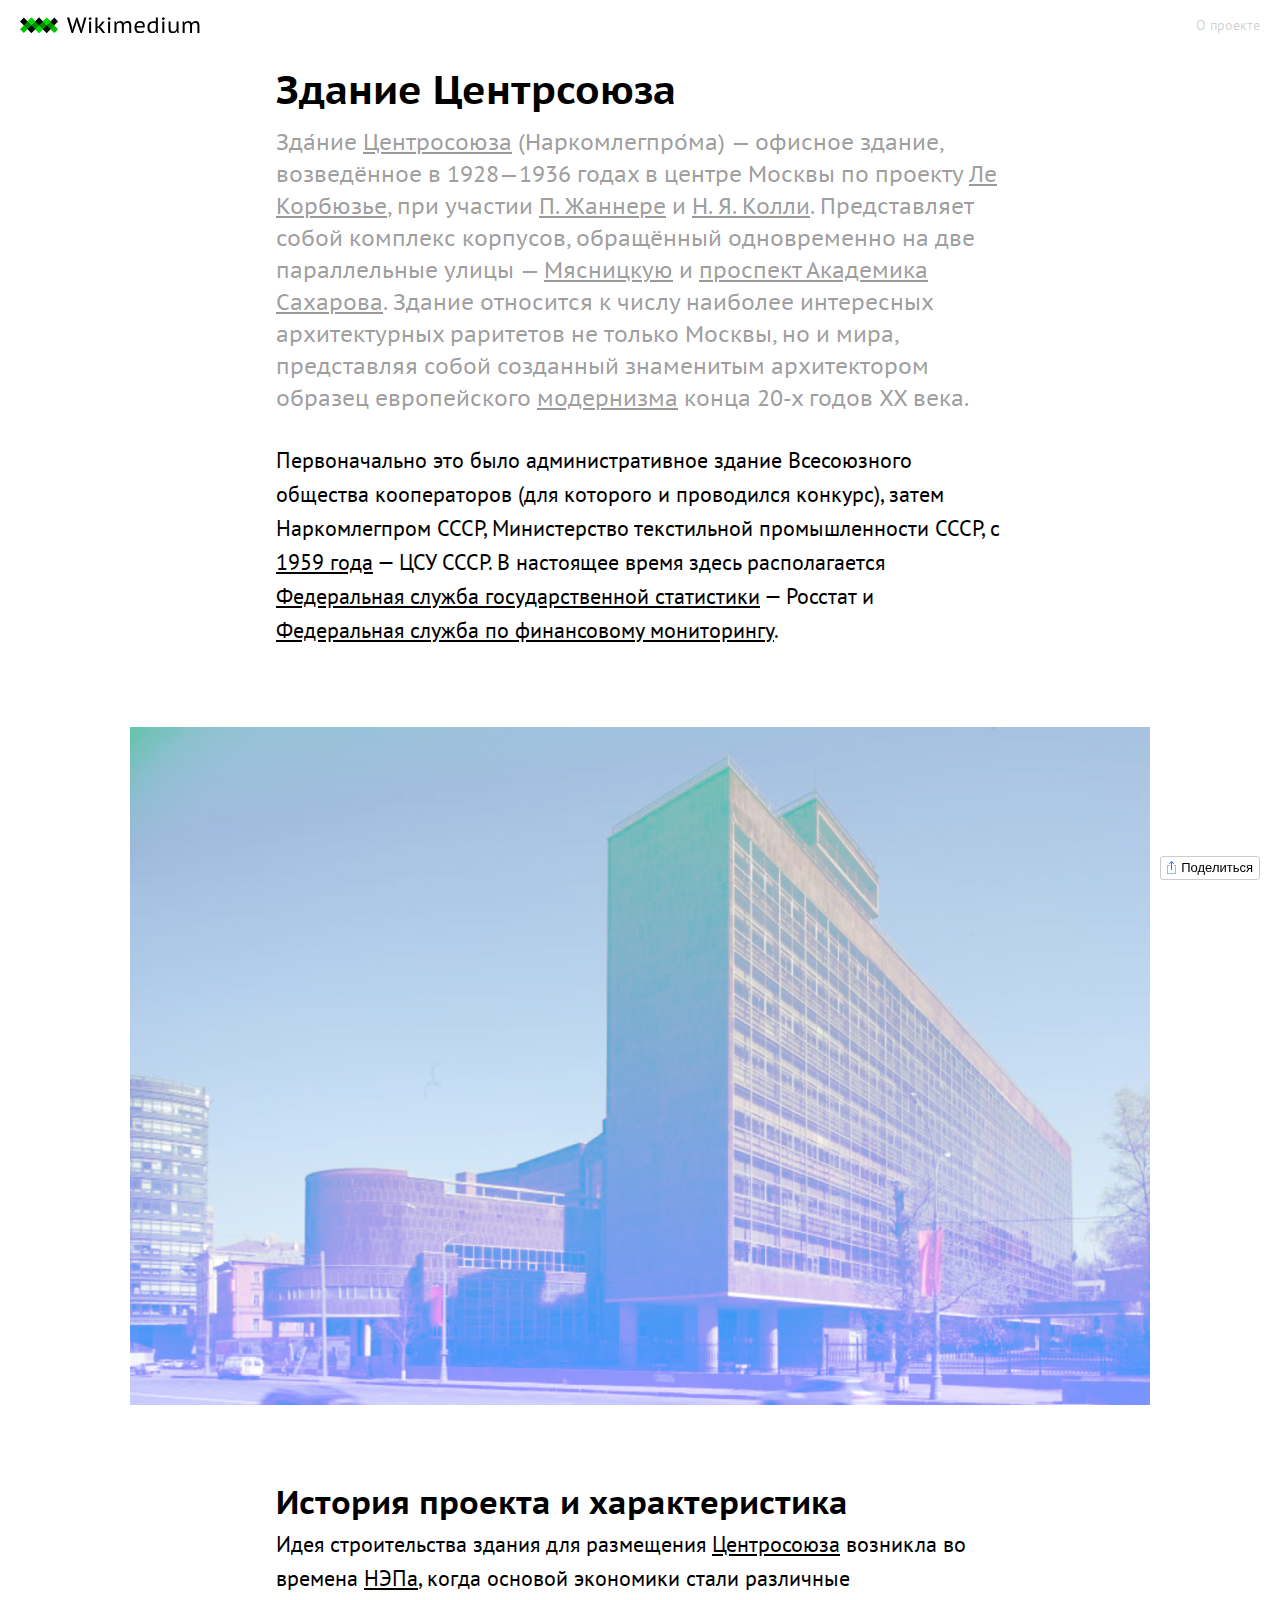
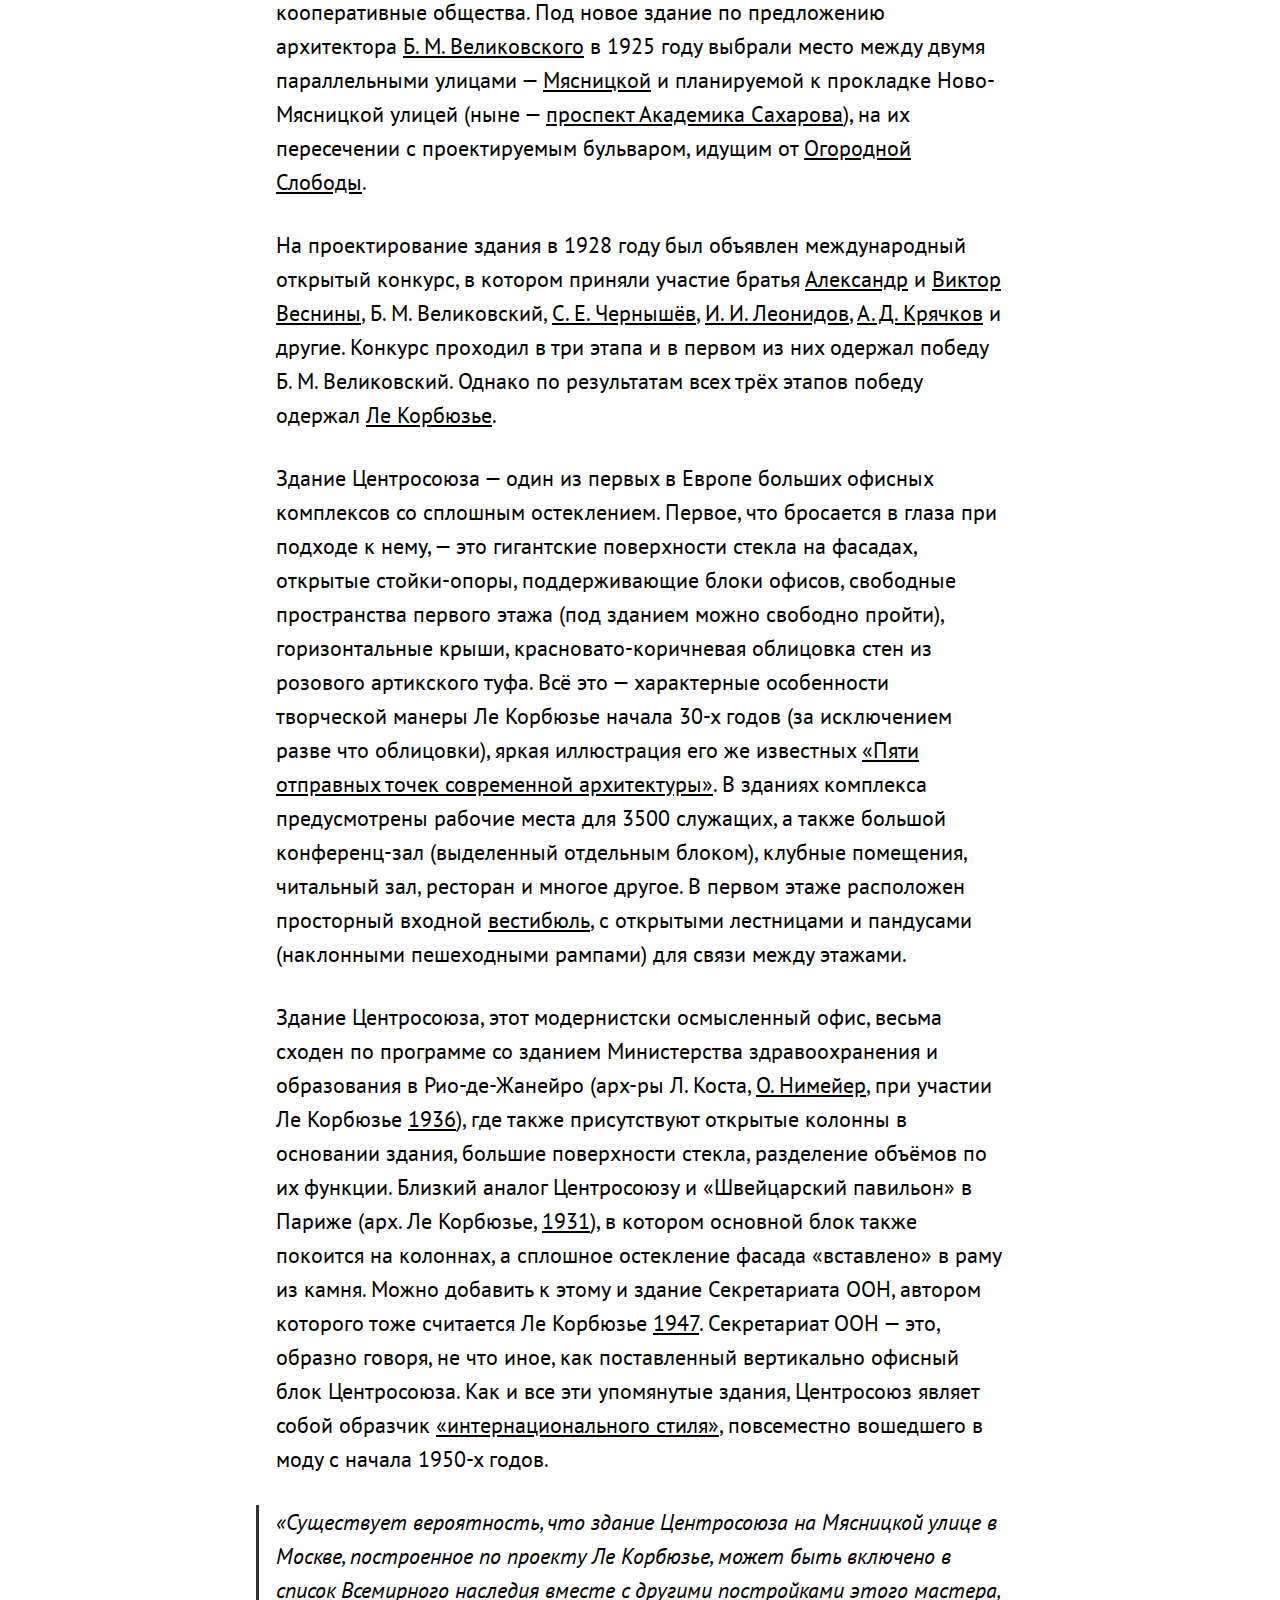
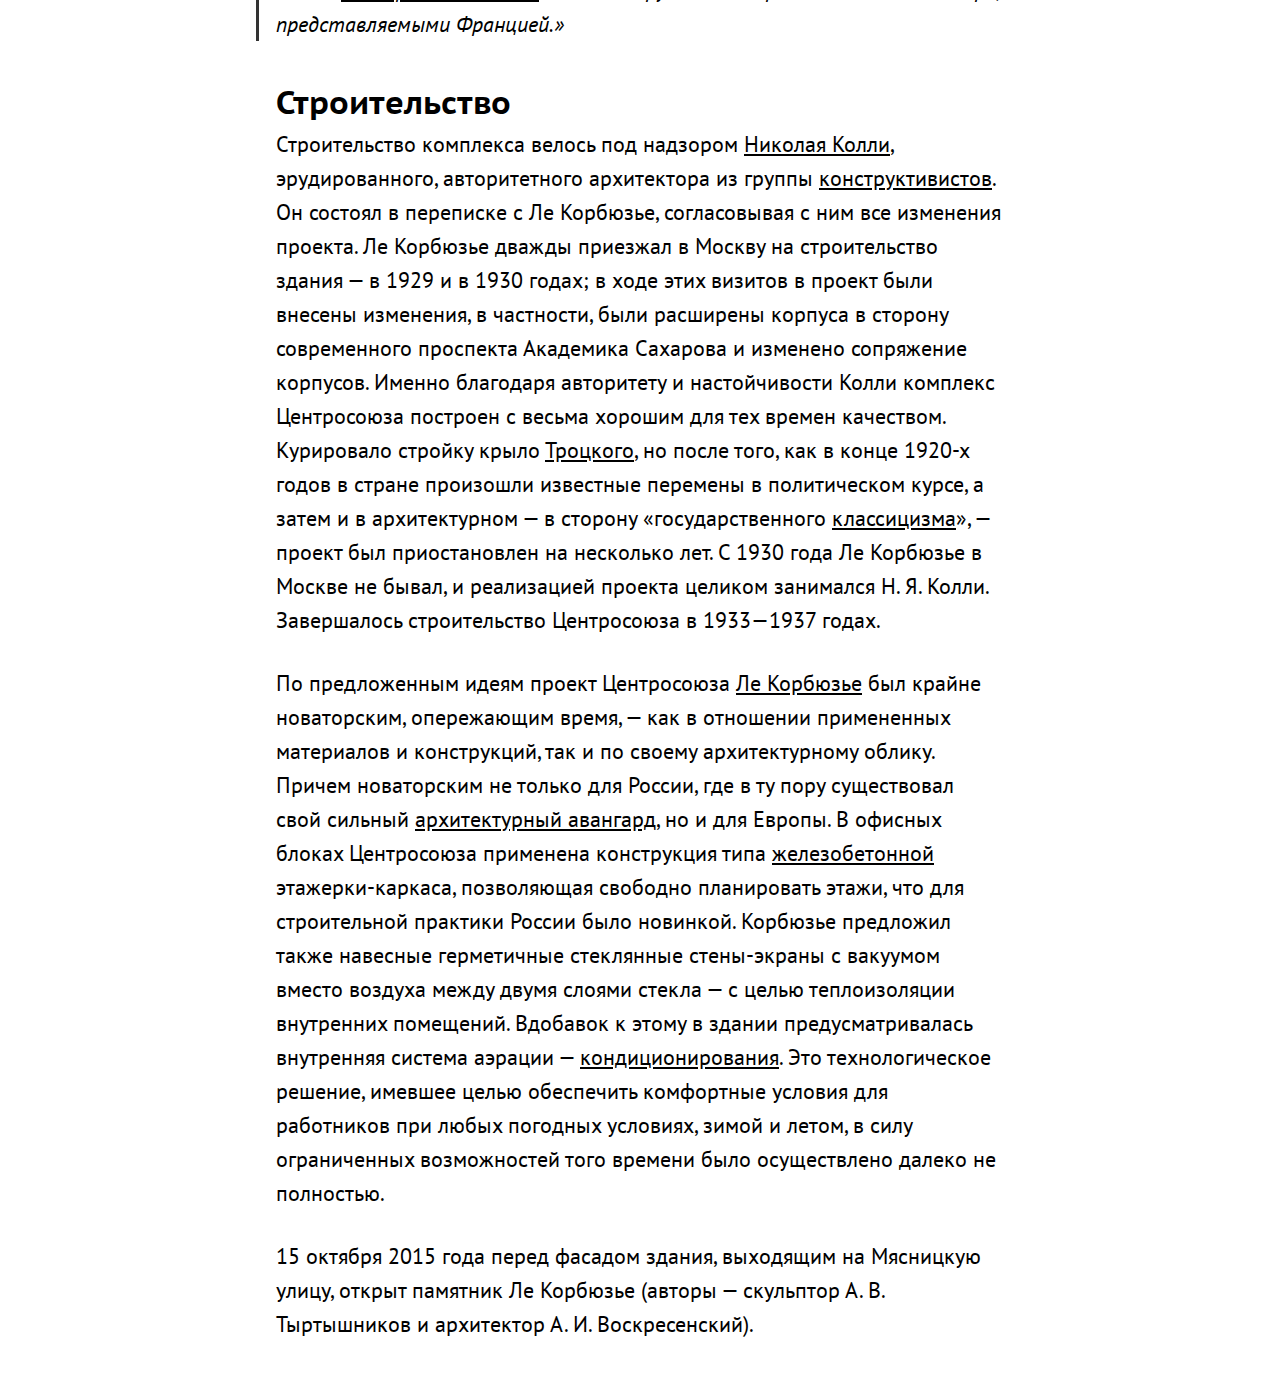
<file: polinacoding/posts/centrosouz.html>
<!DOCTYPE html>
<html>
  <head>
    <meta charset="utf-8">
    <meta name="viewport" content="width=device-width">

    <title>Здание Центросоюза — Wikimedium</title>

    <meta name="description" content="Здание Центрсоюза из Википедии, сверстанная студентами курса "Дизайн и программирование" Школы дизайна НИУ ВШЭ">
    <meta name="keywords" content="wikimedium, exchange, hse, coding, zakharday, css, moscow">

    <meta property="og:type" content="article">
    <meta property="og:url" content="http://wikimedium.hack.exchange/posts/centrosouz.html">
    <meta property="og:title" content="Здание Центросоюза — Wikimedium">
    <meta property="og:description" content="Статьи из Википедии, сверстанные студентами курса "Дизайн и программирование" Школы дизайна НИУ ВШЭ">
    <meta property="og:image" content="http://wikimedium.hack.exchange/images/posts/centrosouz.jpg">

    <link rel="stylesheet" href="../stylesheets/style.css">
    <link rel="icon" type="image/x-icon" href="../favicon.ico">
    <link rel="icon" type="image/png" href="../favicon.png">
    <script src="../javascripts/jquery-3.1.1.js" charset="utf-8"></script>
    <script src="../javascripts/sidebar.js" charset="utf-8"></script>
    <script src="../javascripts/social-likes.min.js"></script>
  </head>
  <body>

    <nav class="menubar">
      <div>
        <a class="logo" href="../posts.html"></a>
        <a class="about" href="../index.html">О проекте</a>
      </div>
    </nav>

    <nav class="sidebar">
      <ul>
        <li>
          <a href="#s1">Здание Центрсоюза</a>
        </li>

        <li>
          <a href="#s2">История проекта и характеристика</a>
        </li>

        <li>
          <a href="#s3">Строительство</a>
        </li>
      </ul>
    </nav>

    <article>
      <h1 id="s1">Здание Центрсоюза</h1>
      <p>Зда́ние <a target="_blank" href="https://ru.wikipedia.org/wiki/%D0%A6%D0%B5%D0%BD%D1%82%D1%80%D0%BE%D1%81%D0%BE%D1%8E%D0%B7">Центросоюза</a> (Наркомлегпро́ма) — офисное здание, возведённое в 1928—1936 годах в центре Москвы по проекту <a target="_blank" href="https://ru.wikipedia.org/wiki/%D0%9B%D0%B5_%D0%9A%D0%BE%D1%80%D0%B1%D1%8E%D0%B7%D1%8C%D0%B5">Ле Корбюзье</a>, при участии <a target="_blank" href="https://ru.wikipedia.org/wiki/%D0%96%D0%B0%D0%BD%D0%BD%D0%B5%D1%80%D0%B5,_%D0%9F%D1%8C%D0%B5%D1%80">П. Жаннере</a> и <a target="_blank" href="https://ru.wikipedia.org/wiki/%D0%9A%D0%BE%D0%BB%D0%BB%D0%B8,_%D0%9D%D0%B8%D0%BA%D0%BE%D0%BB%D0%B0%D0%B9_%D0%94%D0%B6%D0%B5%D0%BC%D1%81%D0%BE%D0%B2%D0%B8%D1%87">Н. Я. Колли</a>. Представляет собой комплекс корпусов, обращённый одновременно на две параллельные улицы — <a target="_blank" href="https://ru.wikipedia.org/wiki/%D0%9C%D1%8F%D1%81%D0%BD%D0%B8%D1%86%D0%BA%D0%B0%D1%8F_%D1%83%D0%BB%D0%B8%D1%86%D0%B0">Мясницкую</a> и <a target="_blank" href="https://ru.wikipedia.org/wiki/%D0%9F%D1%80%D0%BE%D1%81%D0%BF%D0%B5%D0%BA%D1%82_%D0%90%D0%BA%D0%B0%D0%B4%D0%B5%D0%BC%D0%B8%D0%BA%D0%B0_%D0%A1%D0%B0%D1%85%D0%B0%D1%80%D0%BE%D0%B2%D0%B0_(%D0%9C%D0%BE%D1%81%D0%BA%D0%B2%D0%B0)">проспект Академика Сахарова</a>. Здание относится к числу наиболее интересных архитектурных раритетов не только Москвы, но и мира, представляя собой созданный знаменитым архитектором образец европейского <a target="_blank" href="https://ru.wikipedia.org/wiki/1959_%D0%B3%D0%BE%D0%B4">модернизма</a> конца 20-х годов XX века.</p>
      <p>Первоначально это было административное здание Всесоюзного общества кооператоров (для которого и проводился конкурс), затем Наркомлегпром СССР, Министерство текстильной промышленности СССР, с <a target="_blank" href="https://ru.wikipedia.org/wiki/1959_%D0%B3%D0%BE%D0%B4">1959 года</a> — ЦСУ СССР. В настоящее время здесь располагается <a target="_blank" href="https://ru.wikipedia.org/wiki/%D0%A4%D0%B5%D0%B4%D0%B5%D1%80%D0%B0%D0%BB%D1%8C%D0%BD%D0%B0%D1%8F_%D1%81%D0%BB%D1%83%D0%B6%D0%B1%D0%B0_%D0%B3%D0%BE%D1%81%D1%83%D0%B4%D0%B0%D1%80%D1%81%D1%82%D0%B2%D0%B5%D0%BD%D0%BD%D0%BE%D0%B9_%D1%81%D1%82%D0%B0%D1%82%D0%B8%D1%81%D1%82%D0%B8%D0%BA%D0%B8">Федеральная служба государственной статистики</a> — Росстат и <a target="_blank" href="https://ru.wikipedia.org/wiki/%D0%A4%D0%B5%D0%B4%D0%B5%D1%80%D0%B0%D0%BB%D1%8C%D0%BD%D0%B0%D1%8F_%D1%81%D0%BB%D1%83%D0%B6%D0%B1%D0%B0_%D0%BF%D0%BE_%D1%84%D0%B8%D0%BD%D0%B0%D0%BD%D1%81%D0%BE%D0%B2%D0%BE%D0%BC%D1%83_%D0%BC%D0%BE%D0%BD%D0%B8%D1%82%D0%BE%D1%80%D0%B8%D0%BD%D0%B3%D1%83">Федеральная служба по финансовому мониторингу</a>.</p>

      <img src="../images/posts/centrosouz.jpg" alt="Здание Центрсоюза" />

      <h2 id="s2">История проекта и характеристика</h2>
      <p>Идея строительства здания для размещения <a target="_blank" href="https://ru.wikipedia.org/wiki/%D0%A6%D0%B5%D0%BD%D1%82%D1%80%D0%BE%D1%81%D0%BE%D1%8E%D0%B7">Центросоюза</a> возникла во времена <a target="_blank" href="https://ru.wikipedia.org/wiki/%D0%9D%D0%BE%D0%B2%D0%B0%D1%8F_%D1%8D%D0%BA%D0%BE%D0%BD%D0%BE%D0%BC%D0%B8%D1%87%D0%B5%D1%81%D0%BA%D0%B0%D1%8F_%D0%BF%D0%BE%D0%BB%D0%B8%D1%82%D0%B8%D0%BA%D0%B0">НЭПа</a>, когда основой экономики стали различные кооперативные общества. Под новое здание по предложению архитектора <a target="_blank" href="https://ru.wikipedia.org/wiki/%D0%92%D0%B5%D0%BB%D0%B8%D0%BA%D0%BE%D0%B2%D1%81%D0%BA%D0%B8%D0%B9,_%D0%91%D0%BE%D1%80%D0%B8%D1%81_%D0%9C%D0%B8%D1%85%D0%B0%D0%B9%D0%BB%D0%BE%D0%B2%D0%B8%D1%87">Б. М. Великовского</a> в 1925 году выбрали место между двумя параллельными улицами — <a target="_blank" href="https://ru.wikipedia.org/wiki/%D0%9C%D1%8F%D1%81%D0%BD%D0%B8%D1%86%D0%BA%D0%B0%D1%8F_%D1%83%D0%BB%D0%B8%D1%86%D0%B0">Мясницкой</a> и планируемой к прокладке Ново-Мясницкой улицей (ныне — <a target="_blank" href="https://ru.wikipedia.org/wiki/%D0%9F%D1%80%D0%BE%D1%81%D0%BF%D0%B5%D0%BA%D1%82_%D0%90%D0%BA%D0%B0%D0%B4%D0%B5%D0%BC%D0%B8%D0%BA%D0%B0_%D0%A1%D0%B0%D1%85%D0%B0%D1%80%D0%BE%D0%B2%D0%B0_(%D0%9C%D0%BE%D1%81%D0%BA%D0%B2%D0%B0)">проспект Академика Сахарова</a>), на их пересечении с проектируемым бульваром, идущим от <a target="_blank" href="https://ru.wikipedia.org/wiki/%D0%9F%D0%B5%D1%80%D0%B5%D1%83%D0%BB%D0%BE%D0%BA_%D0%9E%D0%B3%D0%BE%D1%80%D0%BE%D0%B4%D0%BD%D0%B0%D1%8F_%D0%A1%D0%BB%D0%BE%D0%B1%D0%BE%D0%B4%D0%B0">Огородной Слободы</a>.</p>
      <p>На проектирование здания в 1928 году был объявлен международный открытый конкурс, в котором приняли участие братья <a target="_blank" href="https://ru.wikipedia.org/wiki/%D0%92%D0%B5%D1%81%D0%BD%D0%B8%D0%BD,_%D0%90%D0%BB%D0%B5%D0%BA%D1%81%D0%B0%D0%BD%D0%B4%D1%80_%D0%90%D0%BB%D0%B5%D0%BA%D1%81%D0%B0%D0%BD%D0%B4%D1%80%D0%BE%D0%B2%D0%B8%D1%87">Александр</a> и <a target="_blank" href="https://ru.wikipedia.org/wiki/%D0%92%D0%B5%D1%81%D0%BD%D0%B8%D0%BD,_%D0%92%D0%B8%D0%BA%D1%82%D0%BE%D1%80_%D0%90%D0%BB%D0%B5%D0%BA%D1%81%D0%B0%D0%BD%D0%B4%D1%80%D0%BE%D0%B2%D0%B8%D1%87">Виктор </a><a target="_blank" href="https://ru.wikipedia.org/wiki/%D0%92%D0%B5%D1%81%D0%BD%D0%B8%D0%BD%D1%8B">Веснины</a>, Б. М. Великовский, <a target="_blank" href="https://ru.wikipedia.org/wiki/%D0%A7%D0%B5%D1%80%D0%BD%D1%8B%D1%88%D1%91%D0%B2,_%D0%A1%D0%B5%D1%80%D0%B3%D0%B5%D0%B9_%D0%95%D0%B3%D0%BE%D1%80%D0%BE%D0%B2%D0%B8%D1%87">С. Е. Чернышёв</a>, <a target="_blank" href="https://ru.wikipedia.org/wiki/%D0%9B%D0%B5%D0%BE%D0%BD%D0%B8%D0%B4%D0%BE%D0%B2,_%D0%98%D0%B2%D0%B0%D0%BD_%D0%98%D0%BB%D1%8C%D0%B8%D1%87">И. И. Леонидов</a>, <a target="_blank" href="https://ru.wikipedia.org/wiki/%D0%9A%D1%80%D1%8F%D1%87%D0%BA%D0%BE%D0%B2,_%D0%90%D0%BD%D0%B4%D1%80%D0%B5%D0%B9_%D0%94%D0%BC%D0%B8%D1%82%D1%80%D0%B8%D0%B5%D0%B2%D0%B8%D1%87">А. Д. Крячков</a> и другие. Конкурс проходил в три этапа и в первом из них одержал победу Б. М. Великовский. Однако по результатам всех трёх этапов победу одержал <a target="_blank" href="https://ru.wikipedia.org/wiki/%D0%9B%D0%B5_%D0%9A%D0%BE%D1%80%D0%B1%D1%8E%D0%B7%D1%8C%D0%B5">Ле Корбюзье</a>.</p>
      <p>Здание Центросоюза — один из первых в Европе больших офисных комплексов со сплошным остеклением. Первое, что бросается в глаза при подходе к нему, — это гигантские поверхности стекла на фасадах, открытые стойки-опоры, поддерживающие блоки офисов, свободные пространства первого этажа (под зданием можно свободно пройти), горизонтальные крыши, красновато-коричневая облицовка стен из розового артикского туфа. Всё это — характерные особенности творческой манеры Ле Корбюзье начала 30-х годов (за исключением разве что облицовки), яркая иллюстрация его же известных <a target="_blank" href="https://ru.wikipedia.org/wiki/%D0%9F%D1%8F%D1%82%D1%8C_%D0%BE%D1%82%D0%BF%D1%80%D0%B0%D0%B2%D0%BD%D1%8B%D1%85_%D1%82%D0%BE%D1%87%D0%B5%D0%BA_%D1%81%D0%BE%D0%B2%D1%80%D0%B5%D0%BC%D0%B5%D0%BD%D0%BD%D0%BE%D0%B9_%D0%B0%D1%80%D1%85%D0%B8%D1%82%D0%B5%D0%BA%D1%82%D1%83%D1%80%D1%8B">«Пяти отправных точек современной архитектуры»</a>. В зданиях комплекса предусмотрены рабочие места для 3500 служащих, а также большой конференц-зал (выделенный отдельным блоком), клубные помещения, читальный зал, ресторан и многое другое. В первом этаже расположен просторный входной <a target="_blank" href="https://ru.wikipedia.org/wiki/%D0%92%D0%B5%D1%81%D1%82%D0%B8%D0%B1%D1%8E%D0%BB%D1%8C">вестибюль</a>, с открытыми лестницами и пандусами (наклонными пешеходными рампами) для связи между этажами.</p>
      <p>Здание Центросоюза, этот модернистски осмысленный офис, весьма сходен по программе со зданием Министерства здравоохранения и образования в Рио-де-Жанейро (арх-ры Л. Коста, <a target="_blank" href="https://ru.wikipedia.org/wiki/%D0%9D%D0%B8%D0%BC%D0%B5%D0%B9%D0%B5%D1%80,_%D0%9E%D1%81%D0%BA%D0%B0%D1%80">О. Нимейер</a>, при участии Ле Корбюзье <a target="_blank" href="https://ru.wikipedia.org/wiki/1936">1936</a>), где также присутствуют открытые колонны в основании здания, большие поверхности стекла, разделение объёмов по их функции. Близкий аналог Центросоюзу и «Швейцарский павильон» в Париже (арх. Ле Корбюзье, <a target="_blank" href="https://ru.wikipedia.org/wiki/1931">1931</a>), в котором основной блок также покоится на колоннах, а сплошное остекление фасада «вставлено» в раму из камня. Можно добавить к этому и здание Секретариата ООН, автором которого тоже считается Ле Корбюзье <a target="_blank" href="https://ru.wikipedia.org/wiki/1947">1947</a>. Секретариат ООН — это, образно говоря, не что иное, как поставленный вертикально офисный блок Центросоюза. Как и все эти упомянутые здания, Центросоюз являет собой образчик <a target="_blank" href="https://ru.wikipedia.org/wiki/%D0%98%D0%BD%D1%82%D0%B5%D1%80%D0%BD%D0%B0%D1%86%D0%B8%D0%BE%D0%BD%D0%B0%D0%BB%D1%8C%D0%BD%D1%8B%D0%B9_%D1%81%D1%82%D0%B8%D0%BB%D1%8C">«интернационального стиля»</a>, повсеместно вошедшего в моду с начала 1950-х годов.</p>
      <blockquote cite="https://ru.wikipedia.org/wiki/%D0%97%D0%B4%D0%B0%D0%BD%D0%B8%D0%B5_%D0%A6%D0%B5%D0%BD%D1%82%D1%80%D0%BE%D1%81%D0%BE%D1%8E%D0%B7%D0%B0">«Существует вероятность, что здание Центросоюза на Мясницкой улице в Москве, построенное по проекту Ле Корбюзье, может быть включено в список <a target="_blank" href="https://ru.wikipedia.org/wiki/%D0%92%D1%81%D0%B5%D0%BC%D0%B8%D1%80%D0%BD%D0%BE%D0%B5_%D0%BD%D0%B0%D1%81%D0%BB%D0%B5%D0%B4%D0%B8%D0%B5">Всемирного наследия</a> вместе с другими постройками этого мастера, представляемыми Францией.»</blockquote>

      <h2 id="s3">Строительство</h2>
      <p>Строительство комплекса велось под надзором <a target="_blank" href="https://ru.wikipedia.org/wiki/%D0%9A%D0%BE%D0%BB%D0%BB%D0%B8,_%D0%9D%D0%B8%D0%BA%D0%BE%D0%BB%D0%B0%D0%B9_%D0%AF%D0%BA%D0%BE%D0%B2%D0%BB%D0%B5%D0%B2%D0%B8%D1%87">Николая Колли</a>, эрудированного, авторитетного архитектора из группы <a target="_blank" href="https://ru.wikipedia.org/wiki/%D0%9A%D0%BE%D0%BD%D1%81%D1%82%D1%80%D1%83%D0%BA%D1%82%D0%B8%D0%B2%D0%B8%D0%B7%D0%BC_(%D0%B8%D1%81%D0%BA%D1%83%D1%81%D1%81%D1%82%D0%B2%D0%BE)">конструктивистов</a>. Он состоял в переписке с Ле Корбюзье, согласовывая с ним все изменения проекта. Ле Корбюзье дважды приезжал в Москву на строительство здания — в 1929 и в 1930 годах; в ходе этих визитов в проект были внесены изменения, в частности, были расширены корпуса в сторону современного проспекта Академика Сахарова и изменено сопряжение корпусов. Именно благодаря авторитету и настойчивости Колли комплекс Центросоюза построен с весьма хорошим для тех времен качеством. Курировало стройку крыло <a target="_blank" href="https://ru.wikipedia.org/wiki/%D0%A2%D1%80%D0%BE%D1%86%D0%BA%D0%B8%D0%B9,_%D0%9B%D0%B5%D0%B2">Троцкого</a>, но после того, как в конце 1920-х годов в стране произошли известные перемены в политическом курсе, а затем и в архитектурном — в сторону «государственного <a target="_blank" href="https://ru.wikipedia.org/wiki/%D0%9A%D0%BB%D0%B0%D1%81%D1%81%D0%B8%D1%86%D0%B8%D0%B7%D0%BC">классицизма</a>», — проект был приостановлен на несколько лет. С 1930 года Ле Корбюзье в Москве не бывал, и реализацией проекта целиком занимался Н. Я. Колли. Завершалось строительство Центросоюза в 1933—1937 годах.</p>
      <p>По предложенным идеям проект Центросоюза <a target="_blank" href="https://ru.wikipedia.org/wiki/%D0%9B%D0%B5_%D0%9A%D0%BE%D1%80%D0%B1%D1%8E%D0%B7%D1%8C%D0%B5">Ле Корбюзье</a> был крайне новаторским, опережающим время, — как в отношении примененных материалов и конструкций, так и по своему архитектурному облику. Причем новаторским не только для России, где в ту пору существовал свой сильный <a target="_blank" href="https://ru.wikipedia.org/wiki/%D0%9A%D0%BE%D0%BD%D1%81%D1%82%D1%80%D1%83%D0%BA%D1%82%D0%B8%D0%B2%D0%B8%D0%B7%D0%BC_(%D0%B8%D1%81%D0%BA%D1%83%D1%81%D1%81%D1%82%D0%B2%D0%BE)">архитектурный авангард</a>, но и для Европы. В офисных блоках Центросоюза применена конструкция типа <a target="_blank" href="https://ru.wikipedia.org/wiki/%D0%96%D0%B5%D0%BB%D0%B5%D0%B7%D0%BE%D0%B1%D0%B5%D1%82%D0%BE%D0%BD">железобетонной</a> этажерки-каркаса, позволяющая свободно планировать этажи, что для строительной практики России было новинкой. Корбюзье предложил также навесные герметичные стеклянные стены-экраны с вакуумом вместо воздуха между двумя слоями стекла — с целью теплоизоляции внутренних помещений. Вдобавок к этому в здании предусматривалась внутренняя система аэрации — <a href="https://ru.wikipedia.org/wiki/%D0%9A%D0%BE%D0%BD%D0%B4%D0%B8%D1%86%D0%B8%D0%BE%D0%BD%D0%B8%D1%80%D0%BE%D0%B2%D0%B0%D0%BD%D0%B8%D0%B5">кондиционирования</a>. Это технологическое решение, имевшее целью обеспечить комфортные условия для работников при любых погодных условиях, зимой и летом, в силу ограниченных возможностей того времени было осуществлено далеко не полностью.</p>
      <p>15 октября 2015 года перед фасадом здания, выходящим на Мясницкую улицу, открыт памятник Ле Корбюзье (авторы — скульптор А. В. Тыртышников и архитектор А. И. Воскресенский).</p>
    </article>
    <footer class="share">
        <div class="social-likes social-likes_single" data-url="http://wikimedium.hack.exchange/posts/centrosouz.html" data-single-title="Поделиться">
        <div class="facebook" title="Поделиться ссылкой на Фейсбуке">Facebook</div>
        <div class="twitter" title="Поделиться ссылкой в Твиттере">Twitter</div>
        <div class="vkontakte" title="Поделиться ссылкой во Вконтакте">Вконтакте</div>
      </div>
    </footer>
  </body>
</html>
</file>
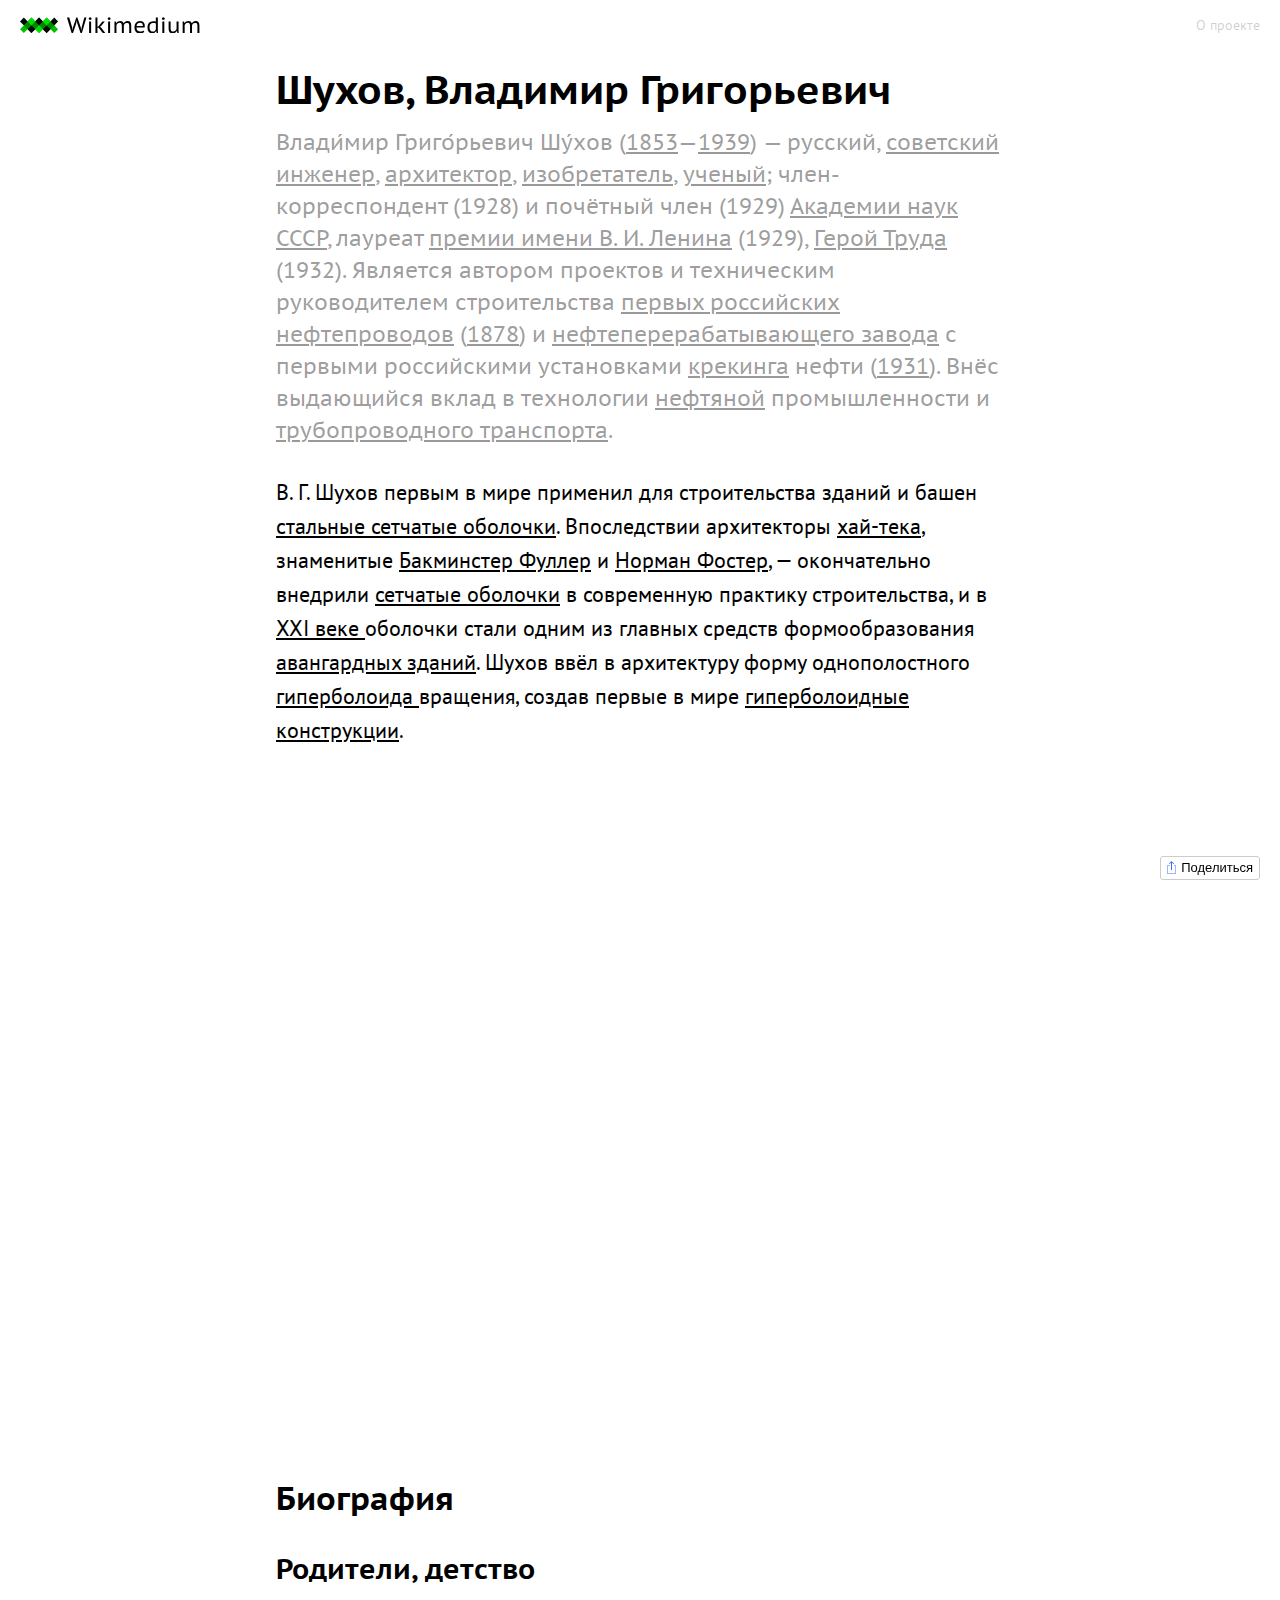
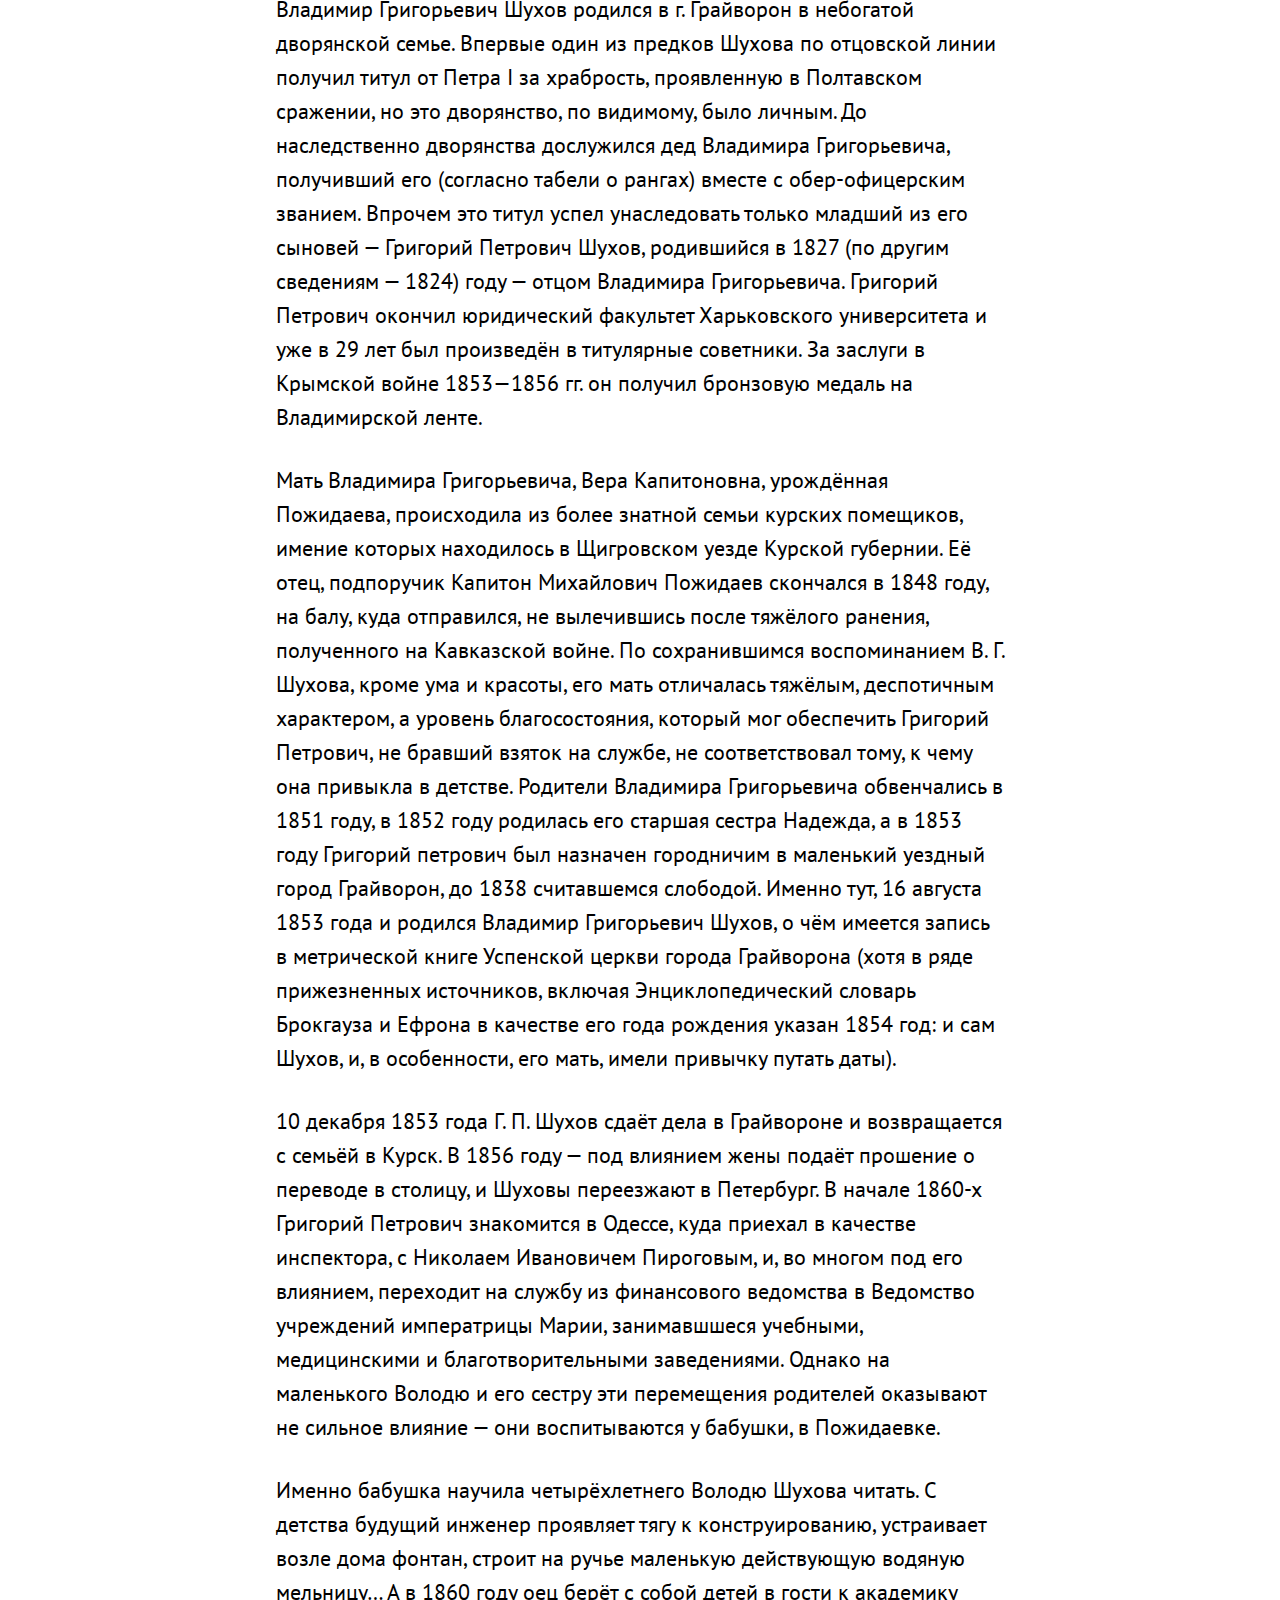
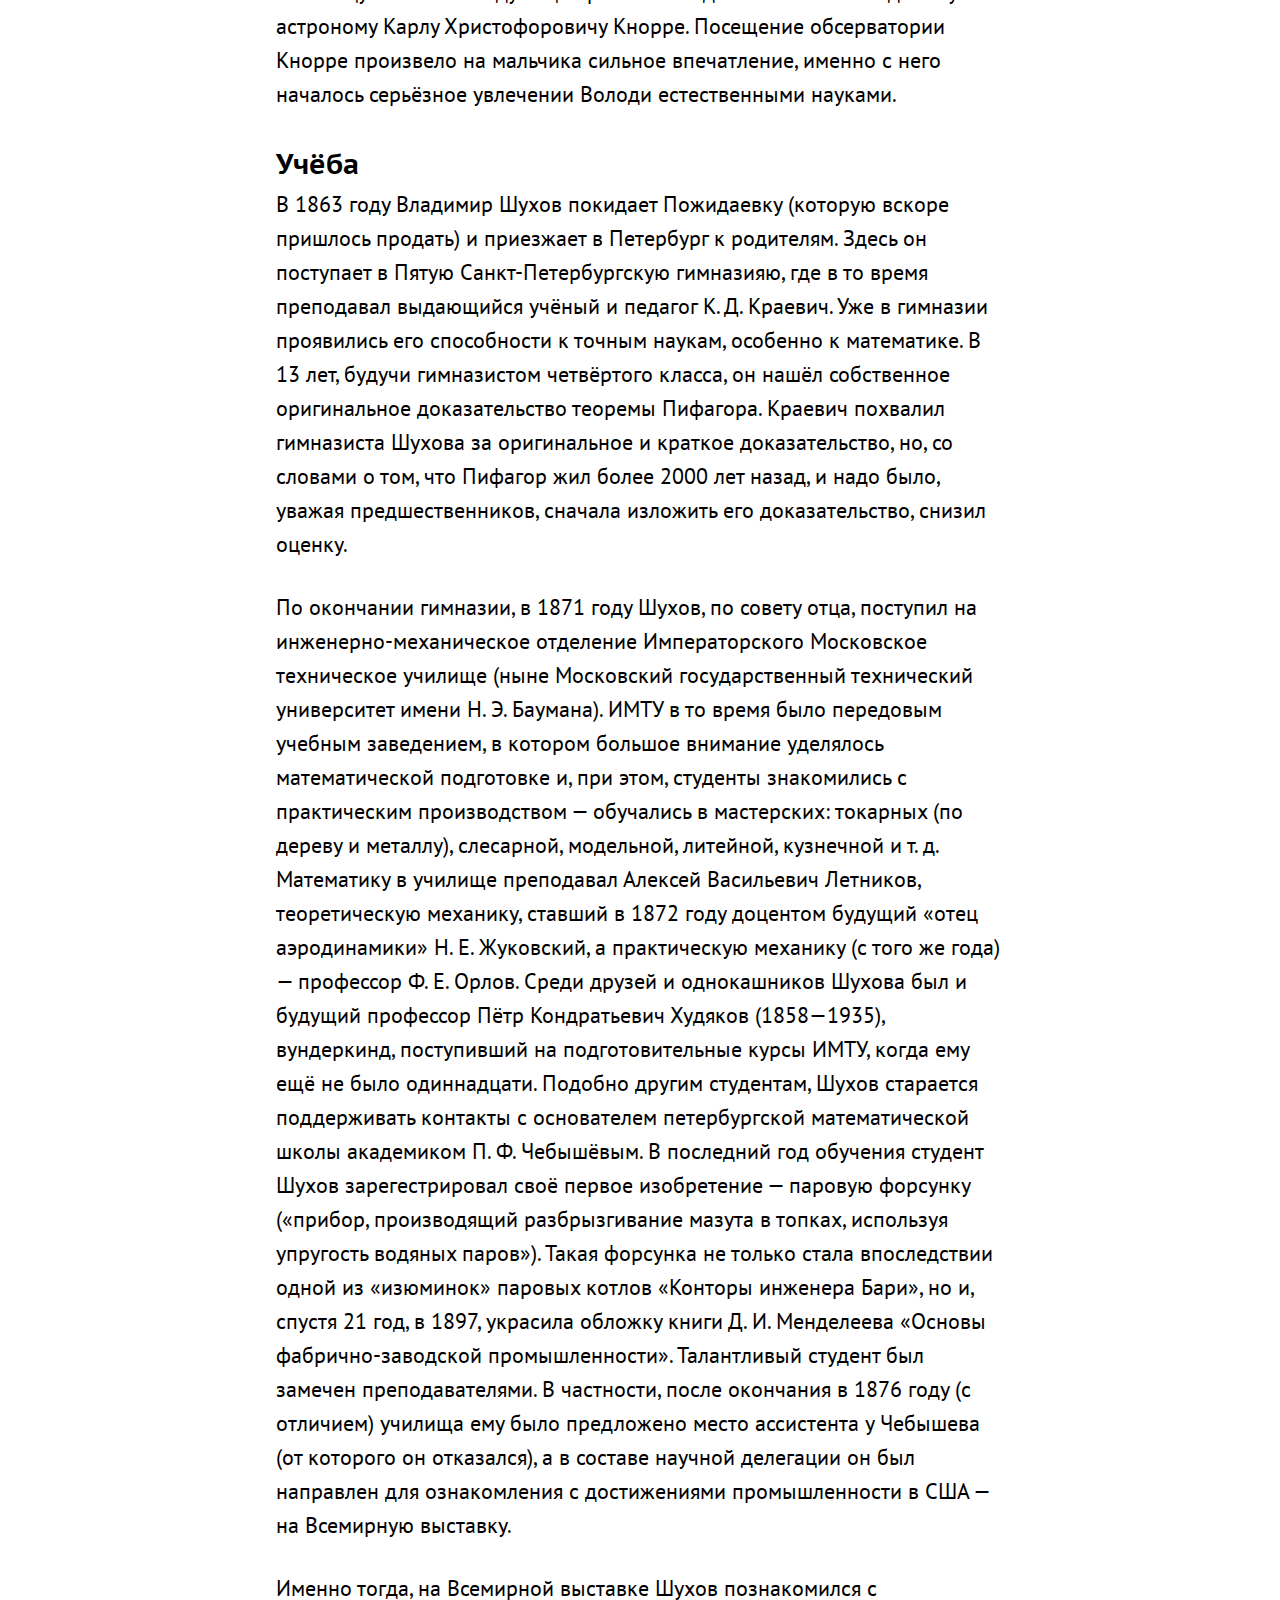
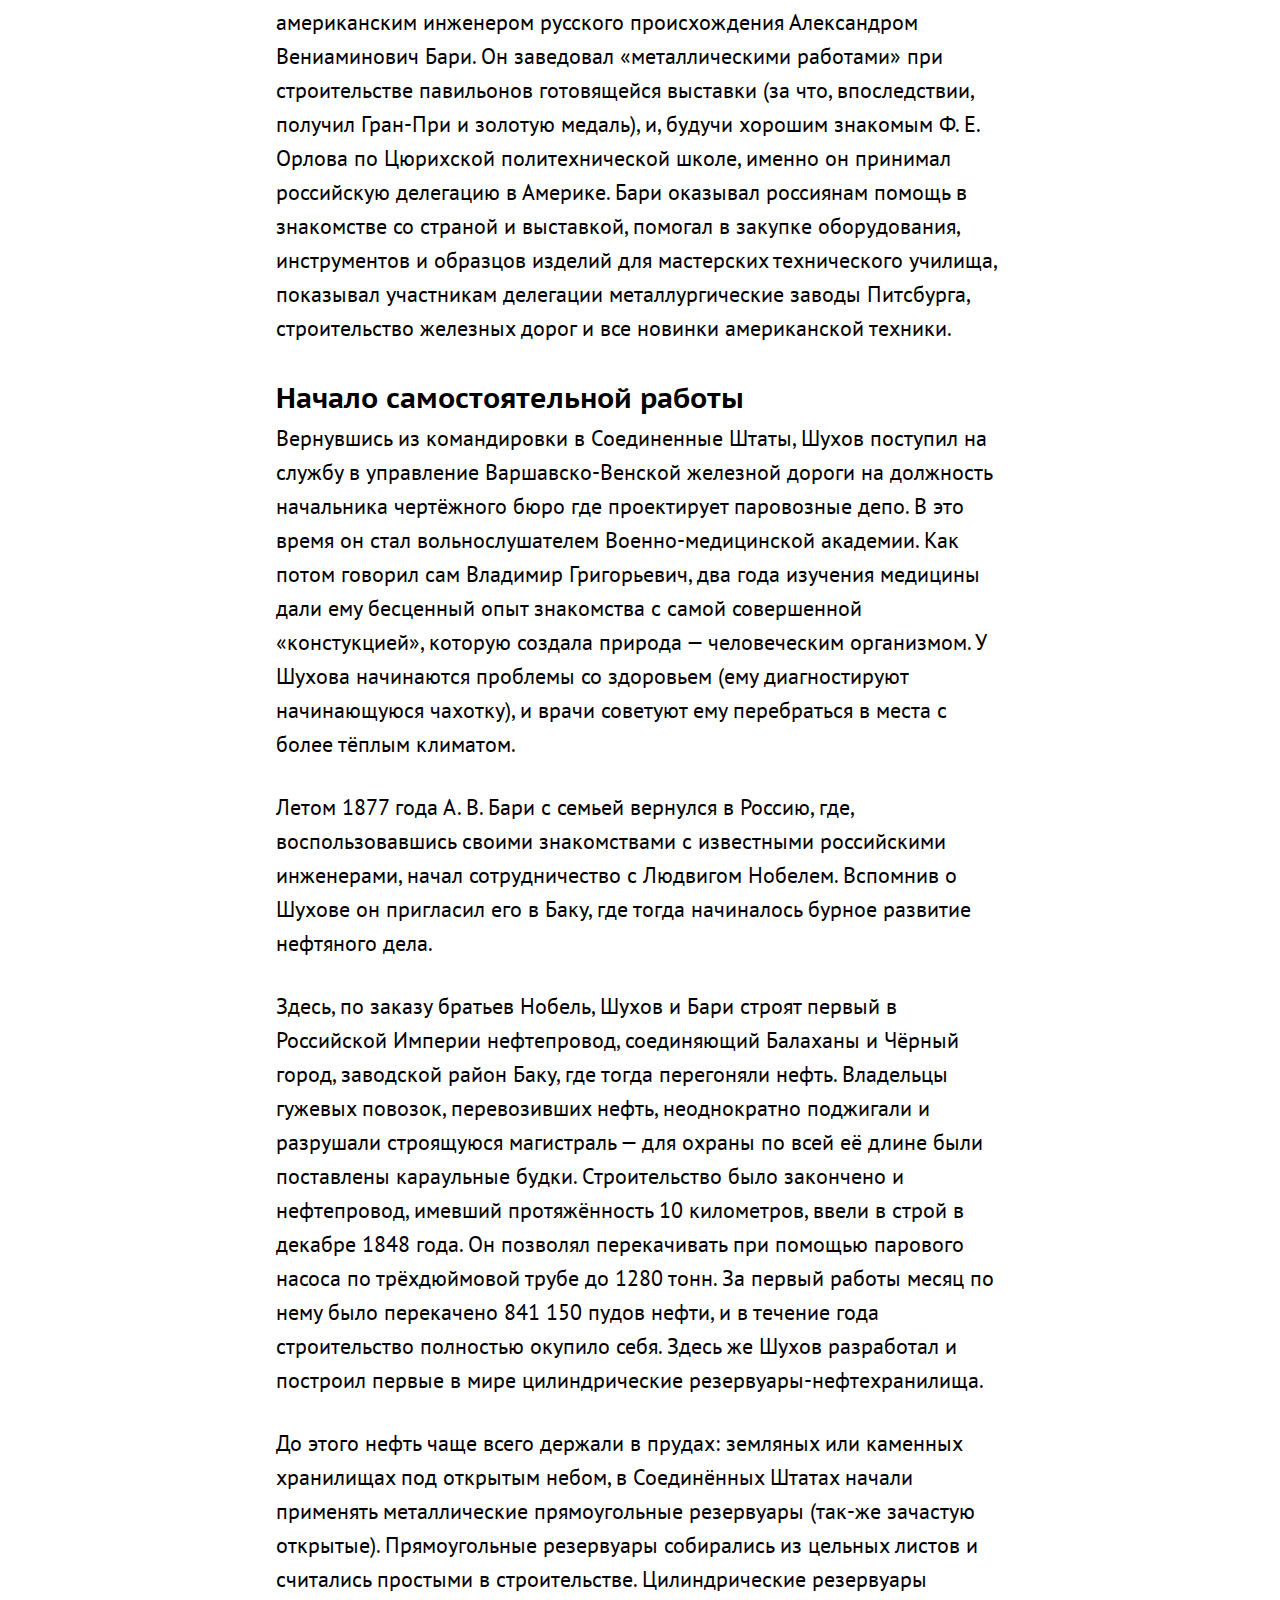
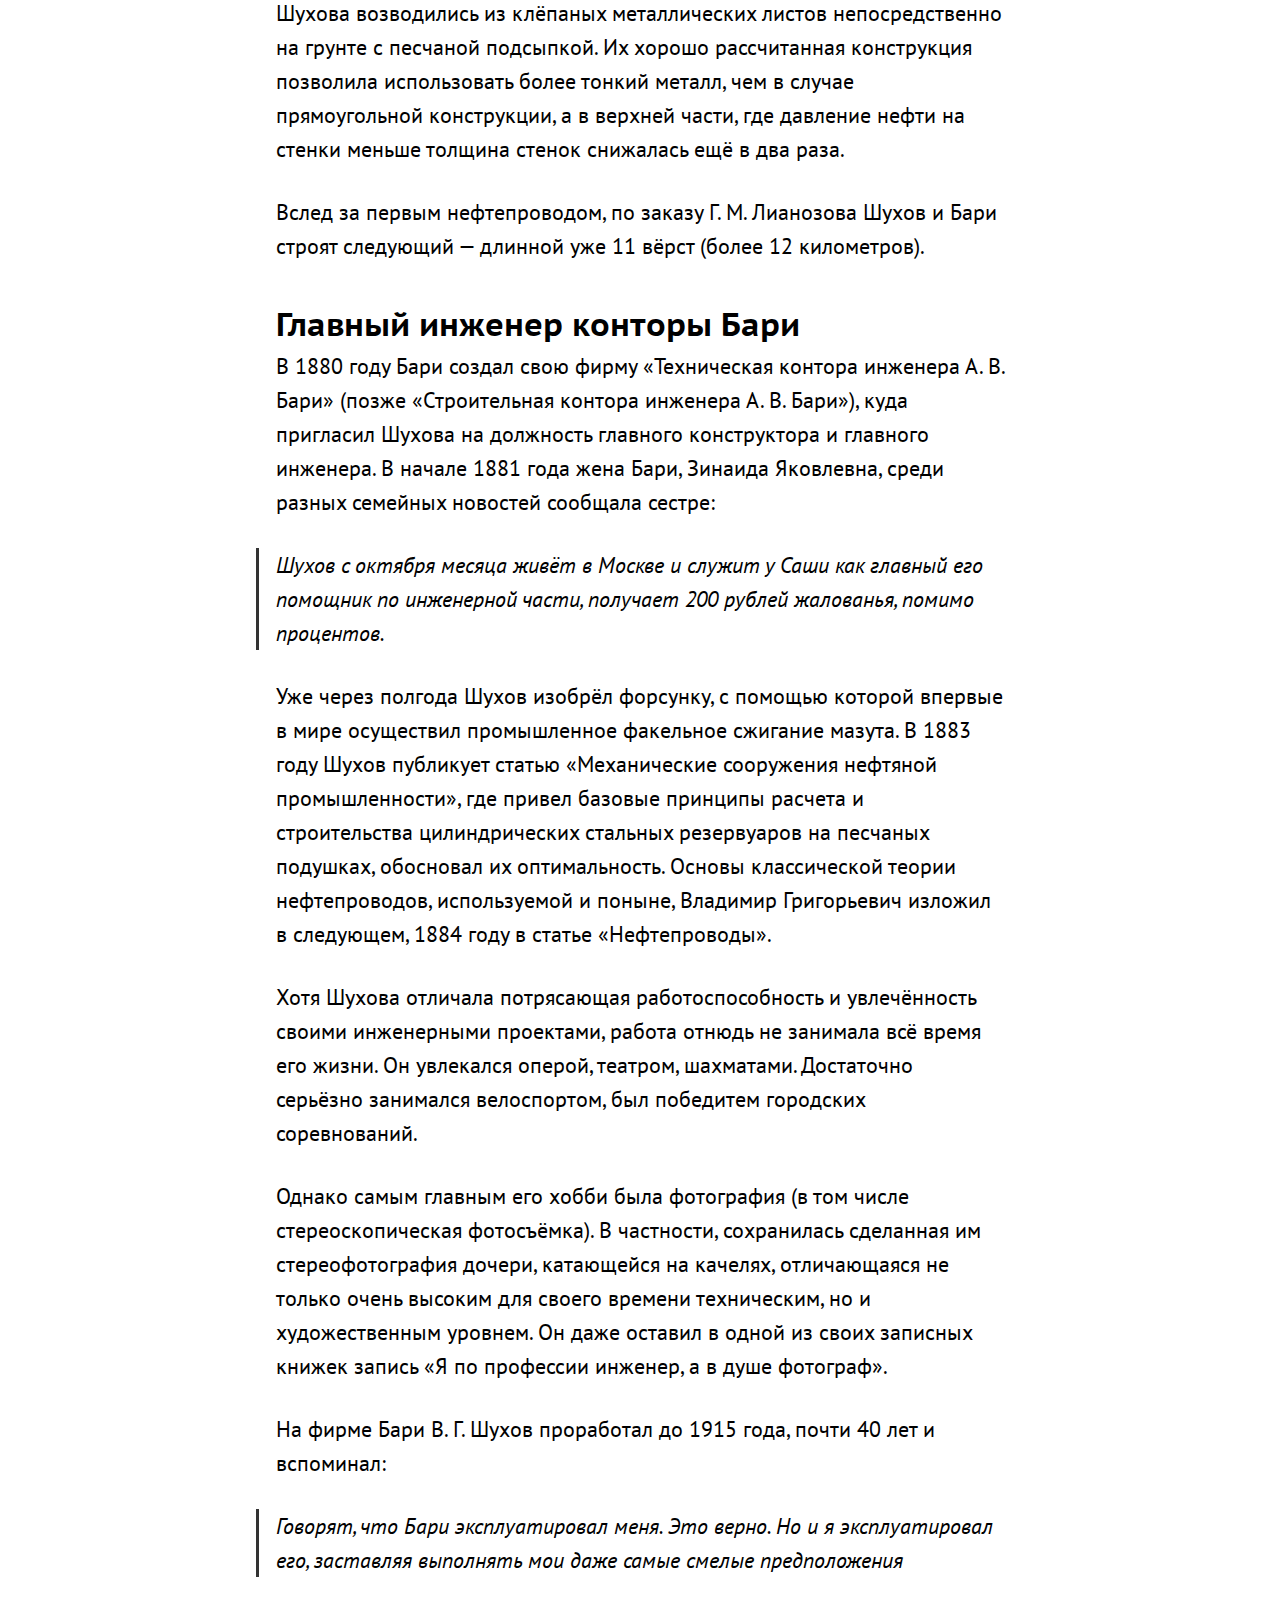
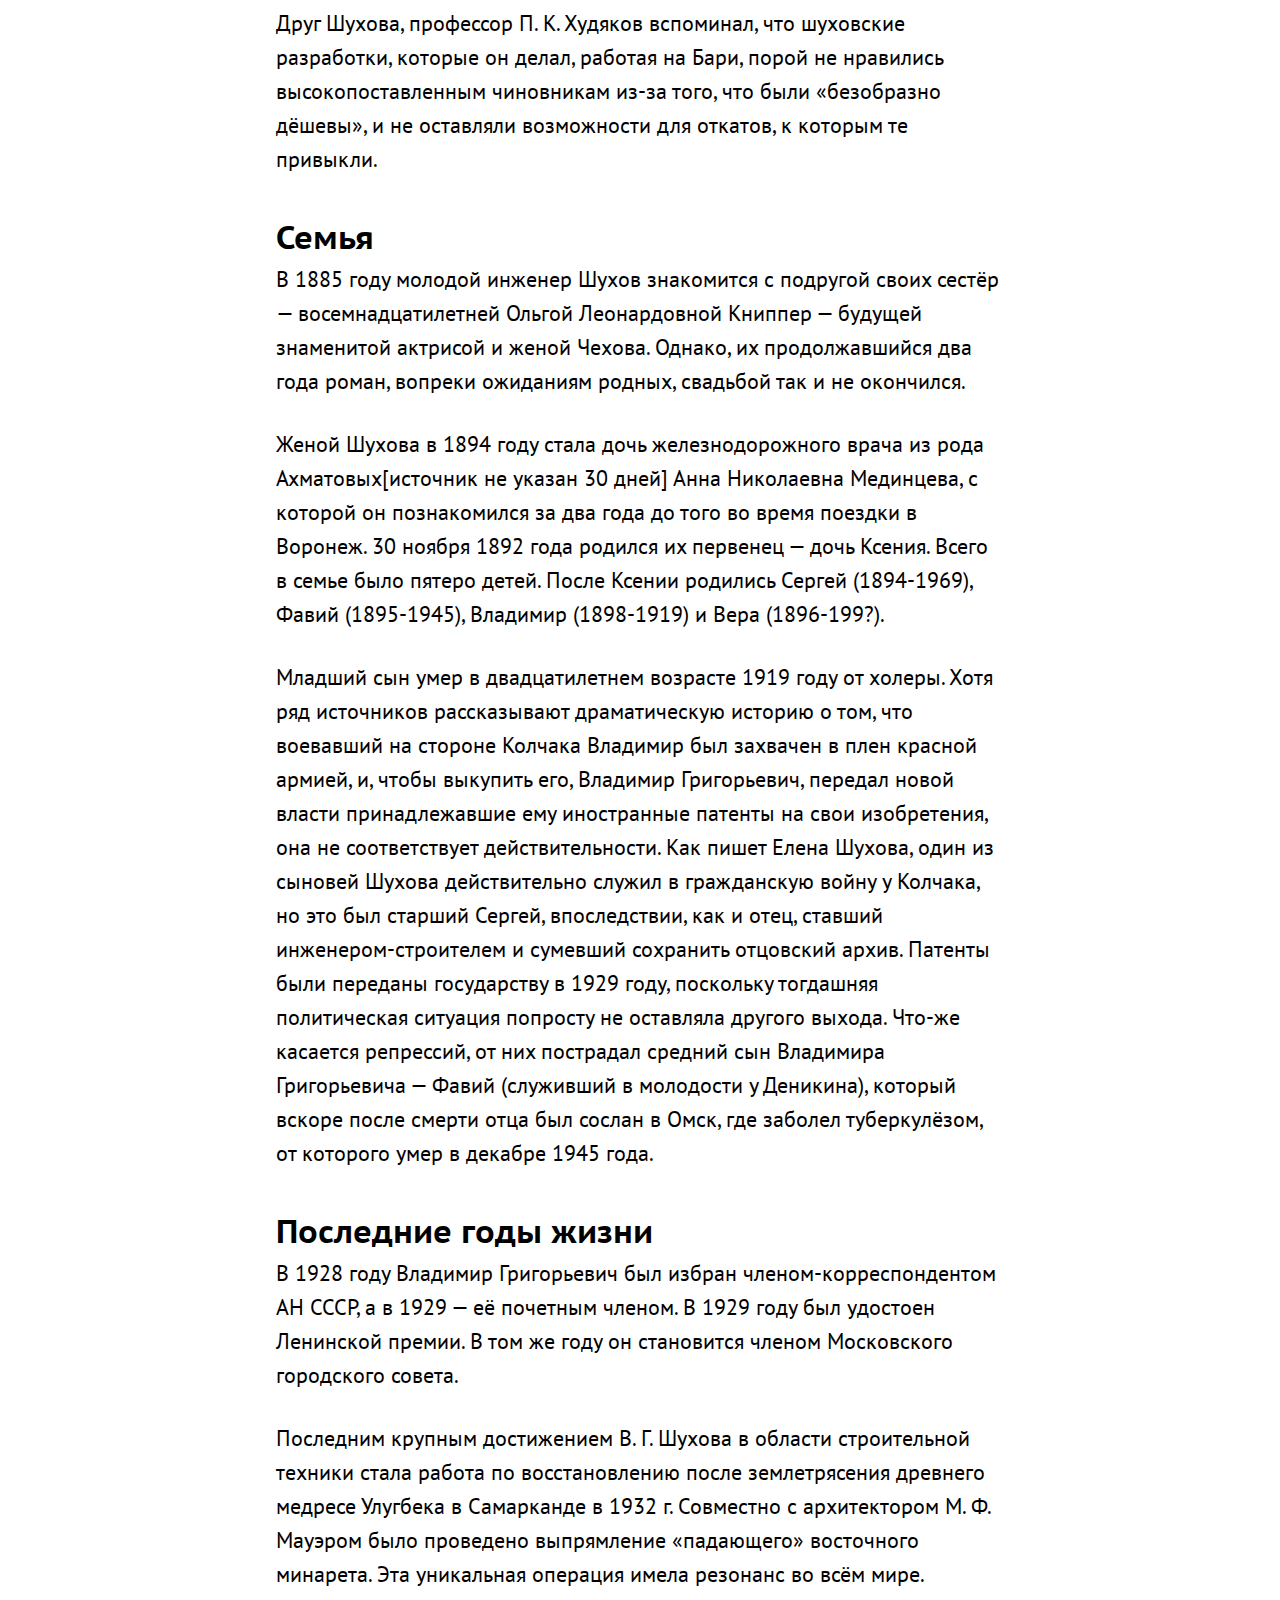
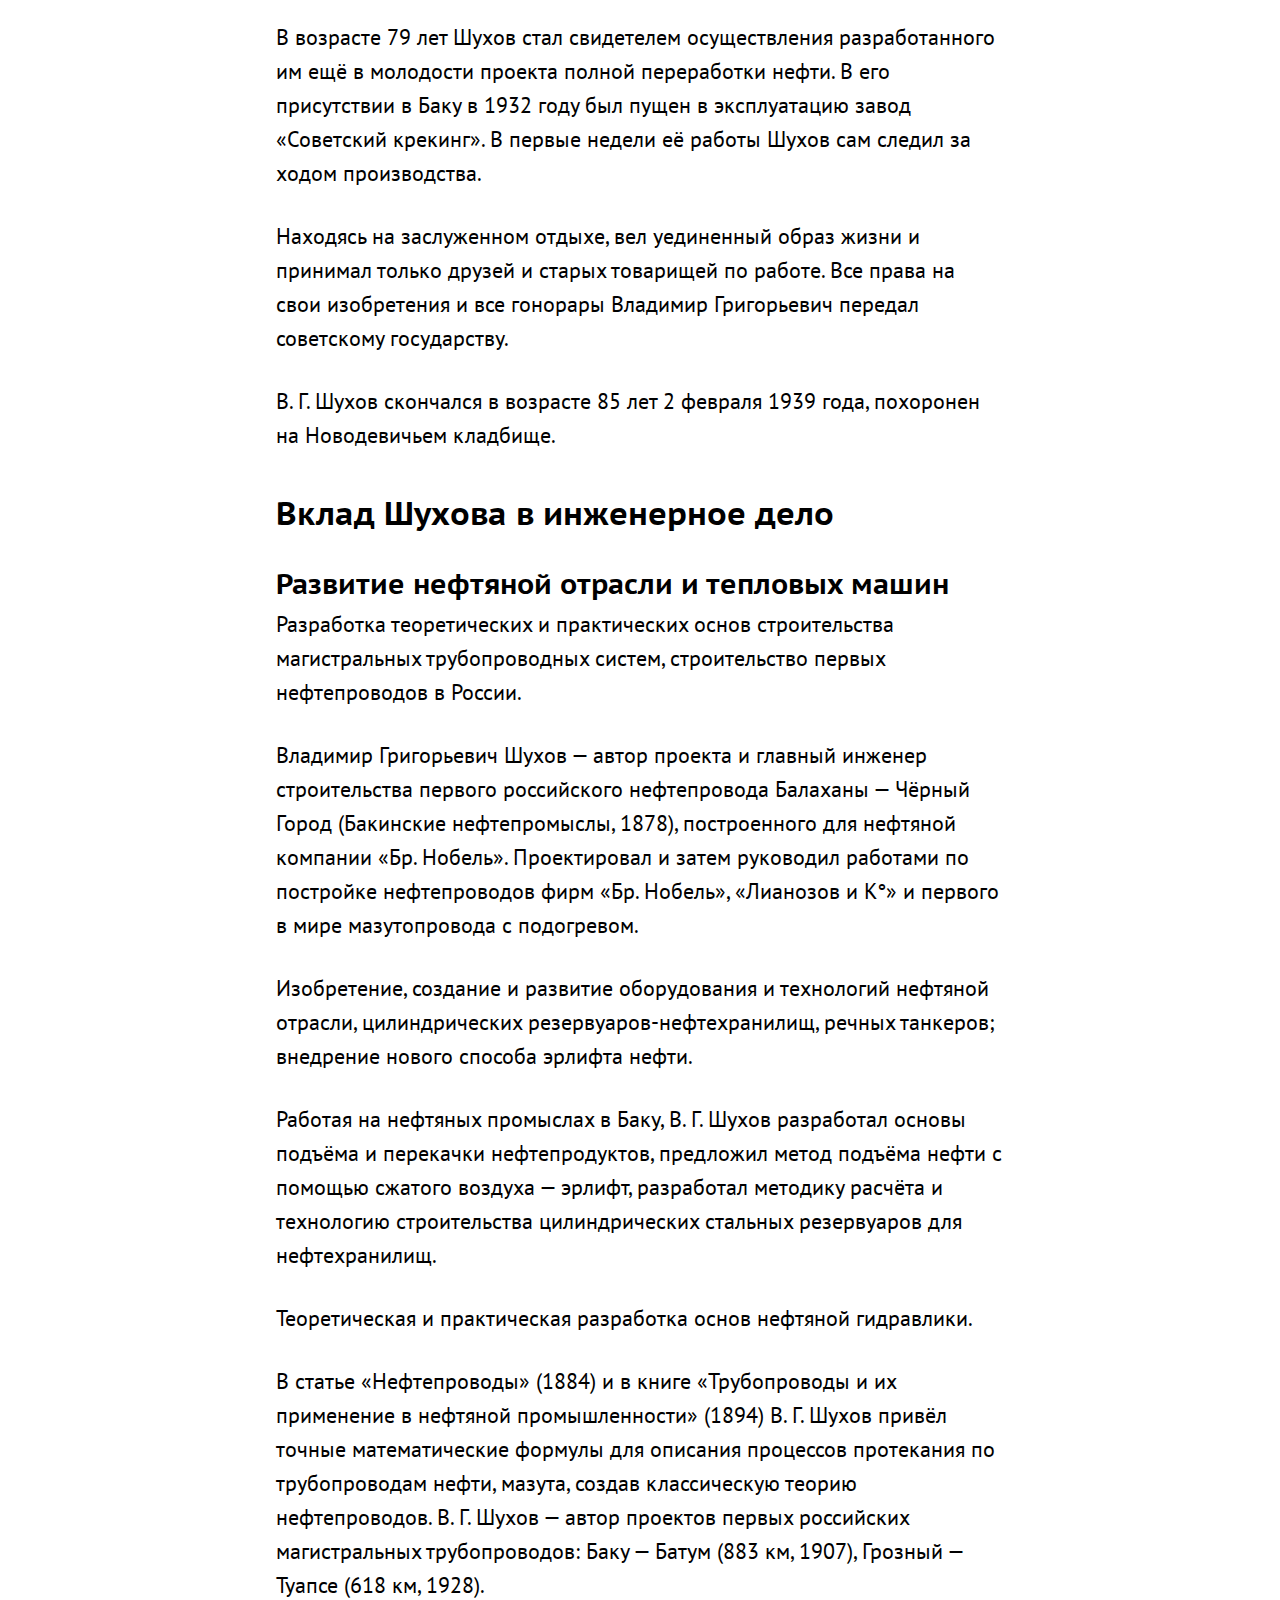
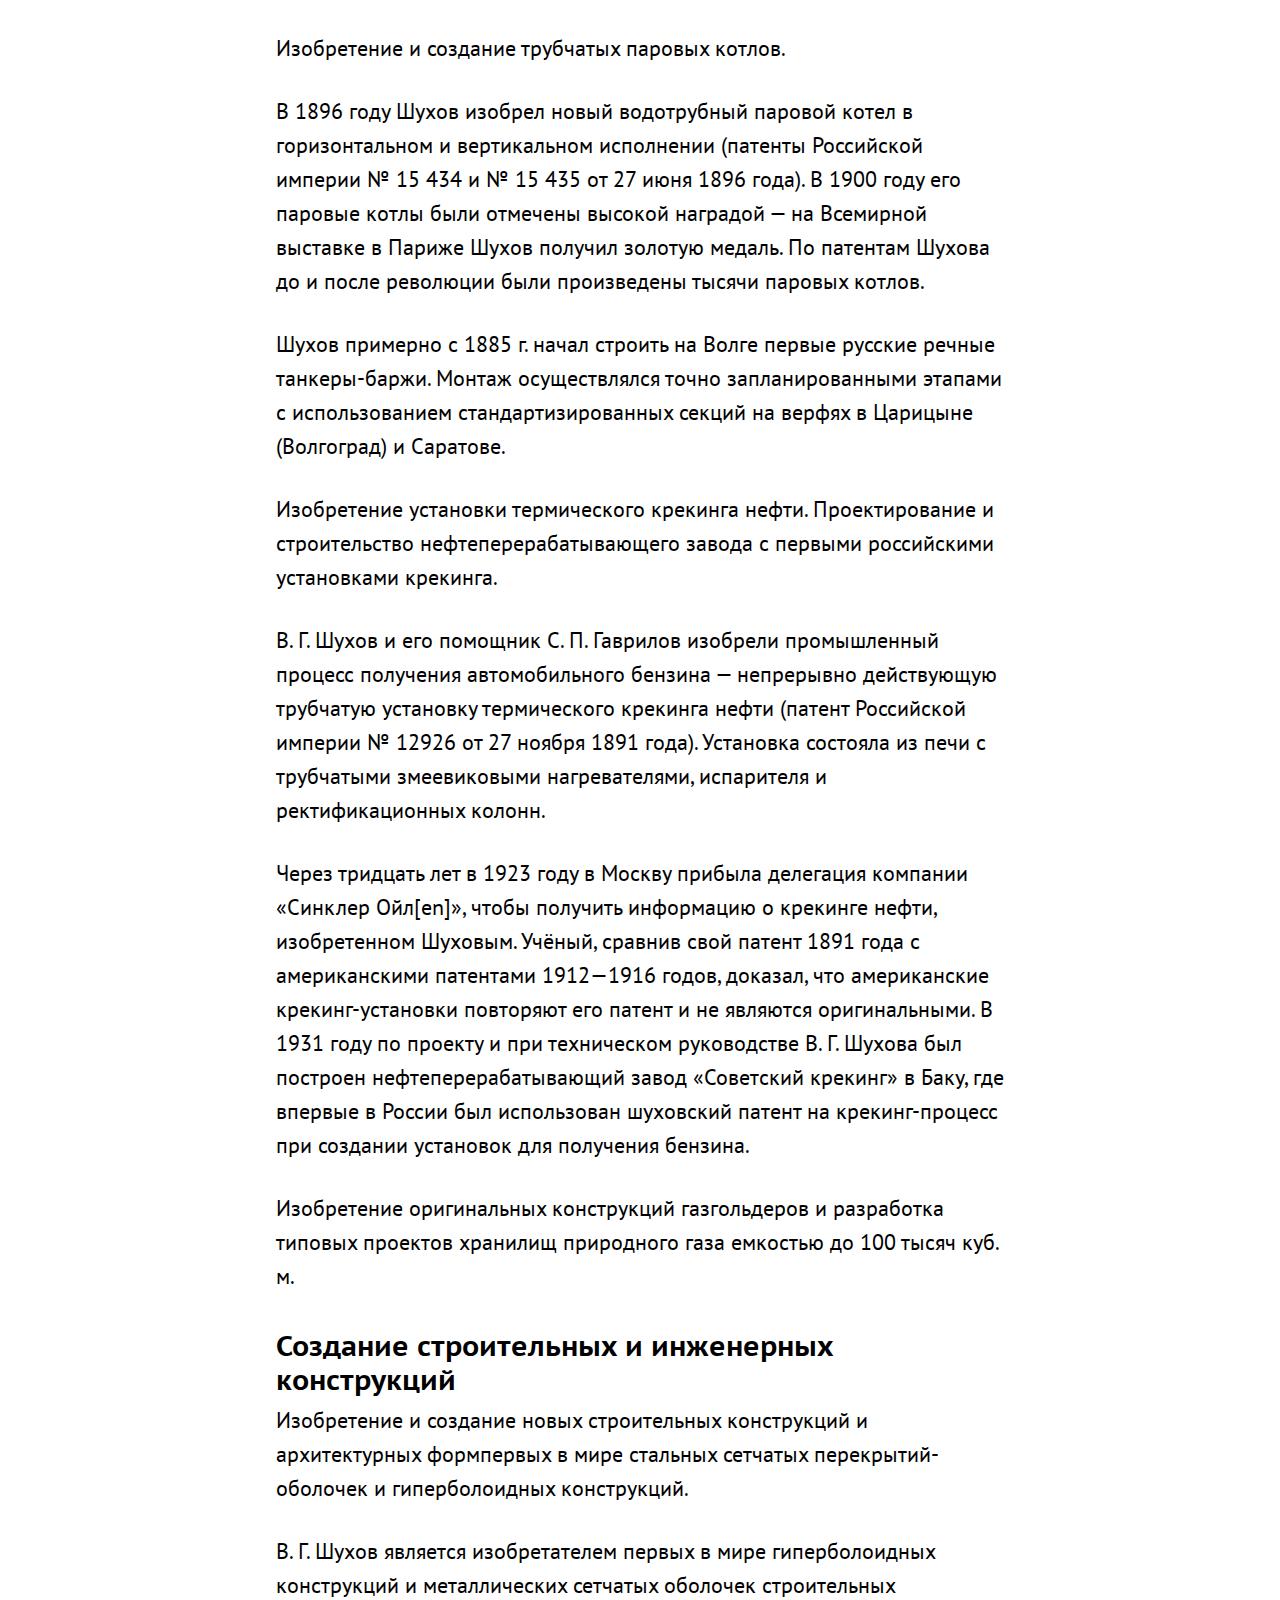
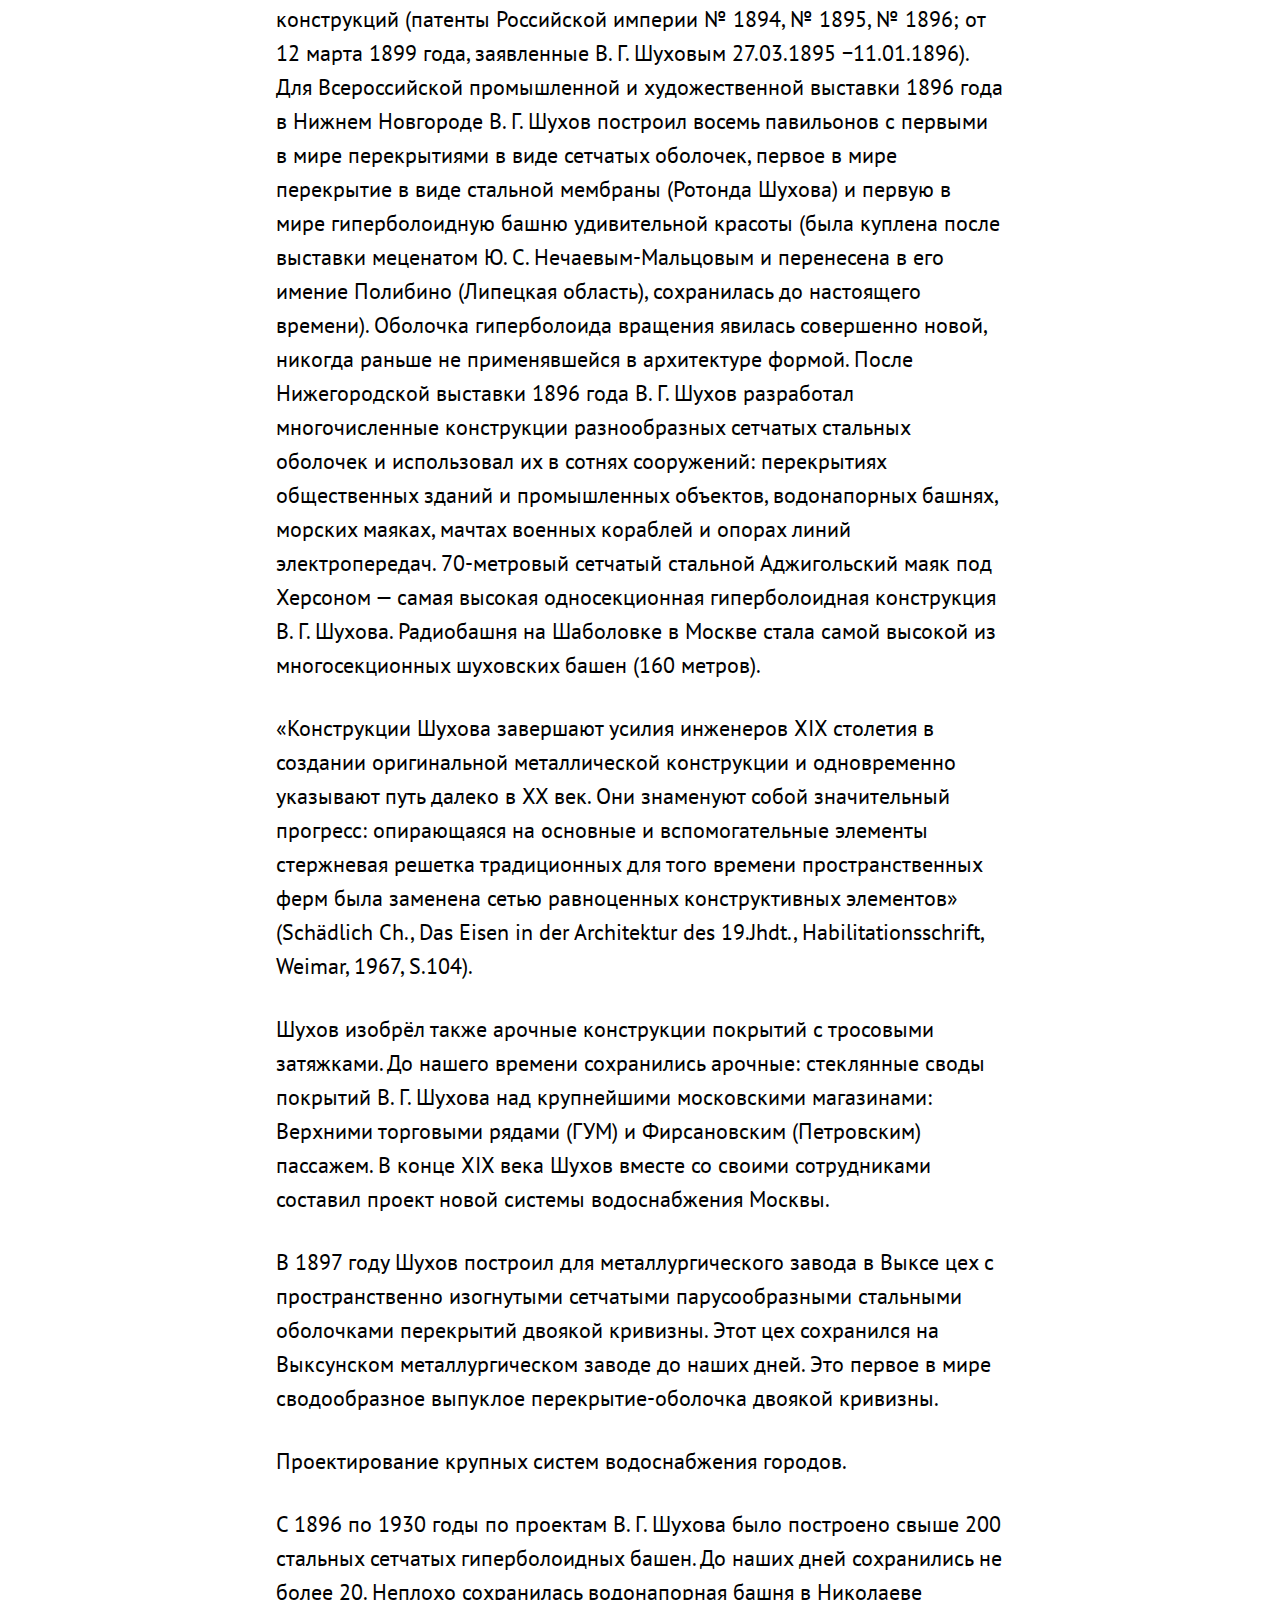
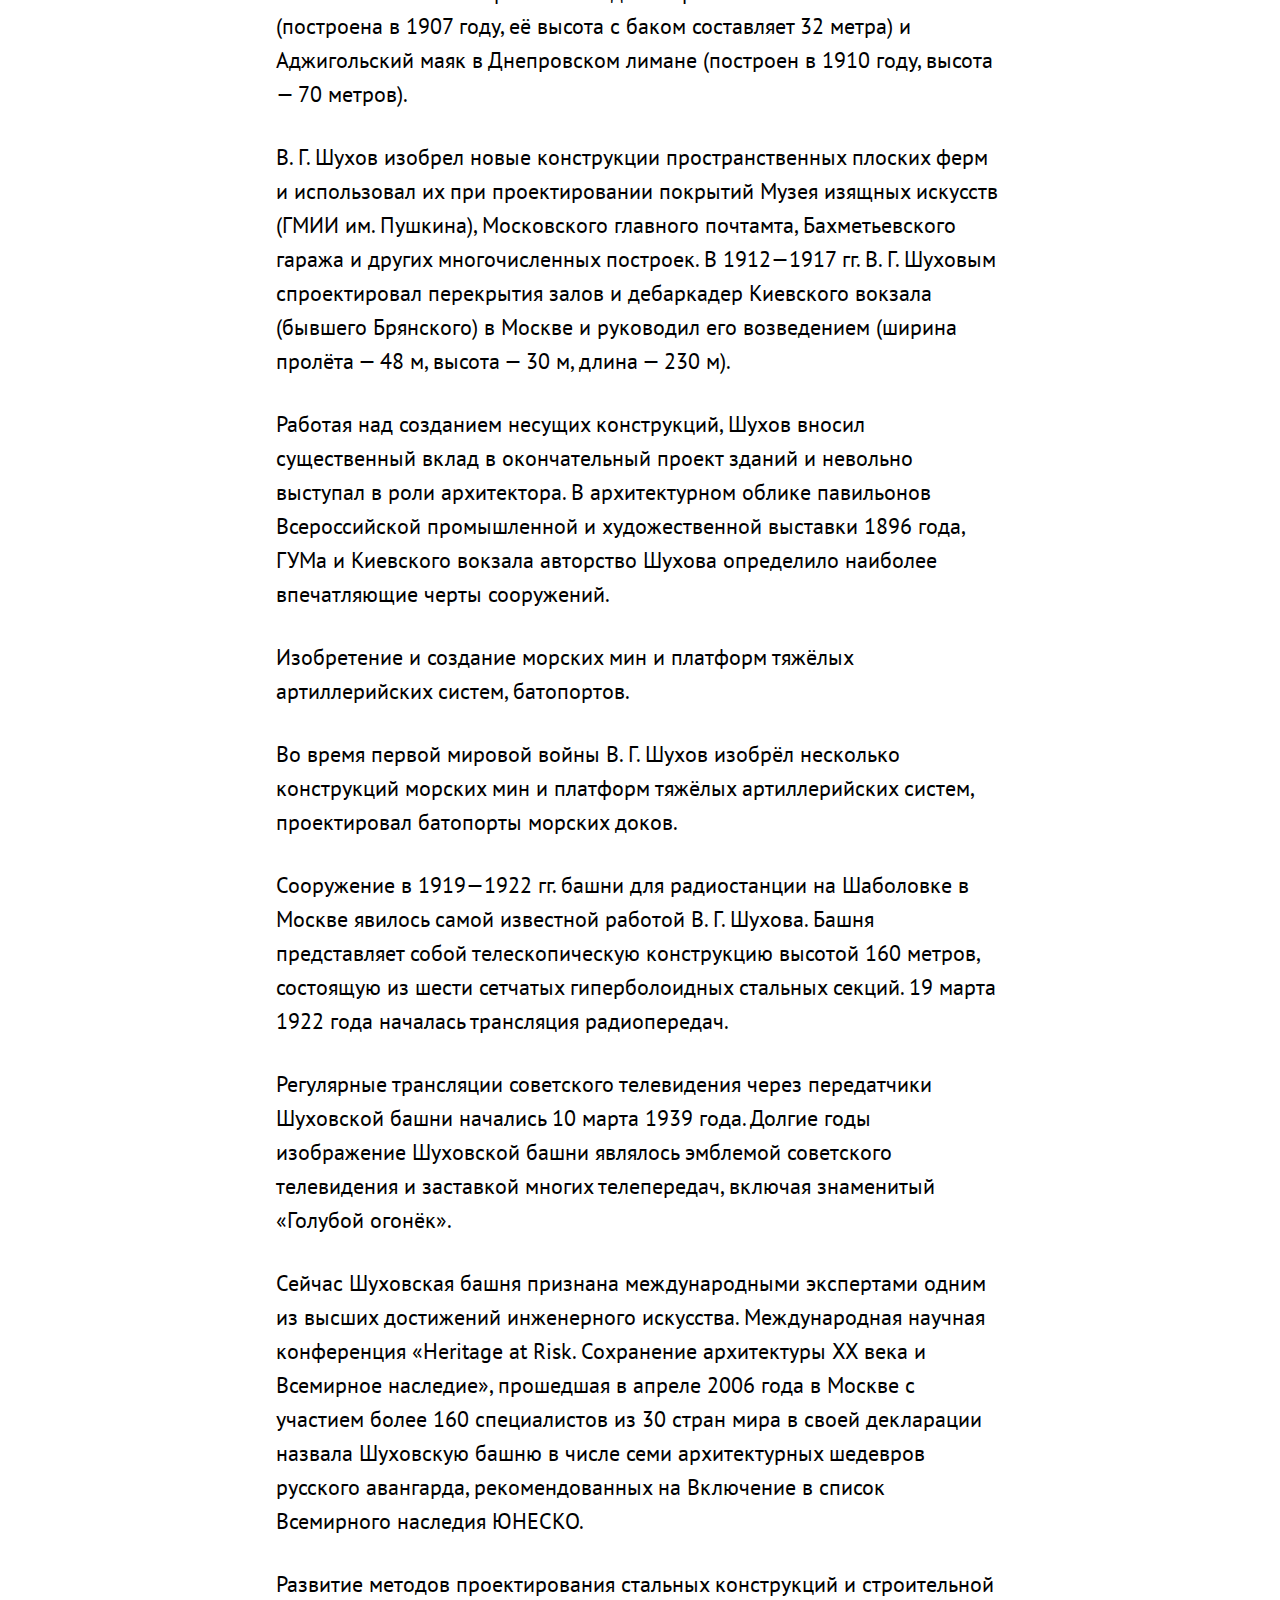
<file: polinacoding/posts/shukhov.html>
<!DOCTYPE html>
<html>
  <head>
    <meta charset="utf-8">
    <meta name="viewport" content="width=device-width">

    <title>Шухов Владимир Григорьевич — Wikimedium</title>

    <meta name="description" content="Шухов, сверстанная студентами курса "Дизайн и программирование" Школы дизайна НИУ ВШЭ">
    <meta name="keywords" content="wikimedium, exchange, hse, coding, zakharday, css, moscow">

    <meta property="og:type" content="article">
    <meta property="og:url" content="http://wikimedium.hack.exchange/posts/narkomfin.html">
    <meta property="og:title" content="Шухов — Wikimedium">
    <meta property="og:description" content="Статьи из Википедии, сверстанные студентами курса "Дизайн и программирование" Школы дизайна НИУ ВШЭ">
    <meta property="og:image" content="http://wikimedium.hack.exchange/images/posts/narkomfin.jpg">


    <link rel="stylesheet" href="../stylesheets/style.css">
    <link rel="icon" type="image/x-icon" href="../favicon.ico">
    <link rel="icon" type="image/png" href="../favicon.png">
    <script src="../javascripts/jquery-3.1.1.js" charset="utf-8"></script>
    <script src="../javascripts/sidebar.js" charset="utf-8"></script>
    <script src="../javascripts/social-likes.min.js"></script>
  </head>
  <body>

    <nav class="menubar">
      <div>
        <a class="logo" href="../posts.html"></a>
        <a class="about" href="../index.html">О проекте</a>
      </div>
    </nav>

    <nav class="sidebar">
      <ul>
        <li>
          <a href="#s1">Биография</a>
          <ul>
            <li>
              <a href="#s1s1">Родители, детство</a>
            </li>

            <li>
              <a href="#s1s2">Учеба</a>
            </li>

            <li>
              <a href="#s1s3">Начало самостоятельной работы</a>
            </li>
          </ul>
        </li>

        <li>
          <a href="#s2">Главный инженер конторы Бари</a>
        </li>

        <li>
          <a href="#s3">Семья</a>
        </li>

        <li>
          <a href="#s4">Последние годы жизни</a>
        </li>

        <li>
          <a href="#s5">Вклад Шухова в инженерное дело</a>
          <ul>
            <li>
              <a href="#s5s1">Развитие нефтяной отрасли и тепловых машин</a>
            </li>

            <li>
              <a href="#s5s2">Создание строительных и инженерных конструкций</a>
            </li>
          </ul>
        </li>

        <li>
          <a href="#s6">Названы в честь Шухова и носят его имя</a>
        </li>

        <li>
          <a href="#s7">Память</a>
        </li>

        <li>
          <a href="#s8">Библиография</a>
        </li>

        <li>
          <a href="#s9">Изобретения В.Г. Шухова</a>
        </li>
      </ul>
    </nav>

    <article>
    <h1>Шухов, Владимир Григорьевич</h1>
    <p>Влади́мир Григо́рьевич Шу́хов (<a target="_blank" href="https://ru.wikipedia.org/wiki/1853">1853</a>—<a target="_blank" href="https://ru.wikipedia.org/wiki/1939">1939</a>) — русский, <a target="_blank" href="https://ru.wikipedia.org/wiki/%D0%A1%D0%BE%D0%B2%D0%B5%D1%82%D1%81%D0%BA%D0%B8%D0%B9">советский</a> <a target="_blank" href="https://ru.wikipedia.org/wiki/%D0%98%D0%BD%D0%B6%D0%B5%D0%BD%D0%B5%D1%80">инженер</a>, <a target="_blank" href="https://ru.wikipedia.org/wiki/%D0%90%D1%80%D1%85%D0%B8%D1%82%D0%B5%D0%BA%D1%82%D0%BE%D1%80">архитектор</a>, <a target="_blank" href="https://ru.wikipedia.org/wiki/%D0%98%D0%B7%D0%BE%D0%B1%D1%80%D0%B5%D1%82%D0%B0%D1%82%D0%B5%D0%BB%D1%8C">изобретатель</a>, <a target="_blank" href="https://ru.wikipedia.org/wiki/%D0%A3%D1%87%D1%91%D0%BD%D1%8B%D0%B9">ученый</a>; член-корреспондент (1928) и почётный член (1929) <a target="_blank" href="https://ru.wikipedia.org/wiki/%D0%90%D0%BA%D0%B0%D0%B4%D0%B5%D0%BC%D0%B8%D1%8F_%D0%BD%D0%B0%D1%83%D0%BA_%D0%A1%D0%A1%D0%A1%D0%A0">Академии наук СССР</a>, лауреат <a target="_blank" href="https://ru.wikipedia.org/wiki/%D0%9B%D0%B0%D1%83%D1%80%D0%B5%D0%B0%D1%82%D1%8B_%D0%BF%D1%80%D0%B5%D0%BC%D0%B8%D0%B8_%D0%B8%D0%BC%D0%B5%D0%BD%D0%B8_%D0%92._%D0%98._%D0%9B%D0%B5%D0%BD%D0%B8%D0%BD%D0%B0">премии имени В. И. Ленина</a> (1929), <a target="_blank" href="https://ru.wikipedia.org/wiki/%D0%93%D0%B5%D1%80%D0%BE%D0%B9_%D0%A2%D1%80%D1%83%D0%B4%D0%B0">Герой Труда</a> (1932). Является автором проектов и техническим руководителем строительства <a target="_blank" href="https://ru.wikipedia.org/wiki/%D0%9F%D0%B5%D1%80%D0%B2%D1%8B%D0%B9_%D1%80%D0%BE%D1%81%D1%81%D0%B8%D0%B9%D1%81%D0%BA%D0%B8%D0%B9_%D0%BD%D0%B5%D1%84%D1%82%D0%B5%D0%BF%D1%80%D0%BE%D0%B2%D0%BE%D0%B4">первых российских нефтепроводов</a> (<a target="_blank" href="https://ru.wikipedia.org/wiki/1878">1878</a>) и <a target="_blank" href="https://ru.wikipedia.org/wiki/%D0%9D%D0%B5%D1%84%D1%82%D0%B5%D0%BF%D0%B5%D1%80%D0%B5%D1%80%D0%B0%D0%B1%D0%B0%D1%82%D1%8B%D0%B2%D0%B0%D1%8E%D1%89%D0%B8%D0%B9_%D0%B7%D0%B0%D0%B2%D0%BE%D0%B4">нефтеперерабатывающего завода</a> с первыми российскими установками <a target="_blank" href="https://ru.wikipedia.org/wiki/%D0%9A%D1%80%D0%B5%D0%BA%D0%B8%D0%BD%D0%B3">крекинга</a> нефти (<a target="_blank" href="https://ru.wikipedia.org/wiki/1931">1931</a>). Внёс выдающийся вклад в технологии <a target="_blank" href="https://ru.wikipedia.org/wiki/%D0%9D%D0%B5%D1%84%D1%82%D1%8C">нефтяной</a> промышленности и <a target="_blank" href="https://ru.wikipedia.org/wiki/%D0%9D%D0%B5%D1%84%D1%82%D0%B5%D0%BF%D1%80%D0%BE%D0%B2%D0%BE%D0%B4">трубопроводного транспорта</a>.</p>
    <p>В. Г. Шухов первым в мире применил для строительства зданий и башен <a target="_blank" href="https://ru.wikipedia.org/wiki/%D0%A1%D0%B5%D1%82%D1%87%D0%B0%D1%82%D0%B0%D1%8F_%D0%BE%D0%B1%D0%BE%D0%BB%D0%BE%D1%87%D0%BA%D0%B0_(%D0%B0%D1%80%D1%85%D0%B8%D1%82%D0%B5%D0%BA%D1%82%D1%83%D1%80%D0%B0)">стальные сетчатые оболочки</a>. Впоследствии архитекторы <a target="_blank" href="https://ru.wikipedia.org/wiki/%D0%A5%D0%B0%D0%B9-%D1%82%D0%B5%D0%BA_(%D1%81%D1%82%D0%B8%D0%BB%D1%8C)">хай-тека</a>, знаменитые <a target="_blank" href="https://ru.wikipedia.org/wiki/%D0%A4%D1%83%D0%BB%D0%BB%D0%B5%D1%80,_%D0%91%D0%B0%D0%BA%D0%BC%D0%B8%D0%BD%D1%81%D1%82%D0%B5%D1%80">Бакминстер Фуллер</a> и <a target="_blank" href="https://ru.wikipedia.org/wiki/%D0%A4%D0%BE%D1%81%D1%82%D0%B5%D1%80,_%D0%9D%D0%BE%D1%80%D0%BC%D0%B0%D0%BD">Норман Фостер</a>, — окончательно внедрили <a target="_blank" href="https://ru.wikipedia.org/wiki/%D0%A1%D0%B5%D1%82%D1%87%D0%B0%D1%82%D0%B0%D1%8F_%D0%BE%D0%B1%D0%BE%D0%BB%D0%BE%D1%87%D0%BA%D0%B0_(%D0%B0%D1%80%D1%85%D0%B8%D1%82%D0%B5%D0%BA%D1%82%D1%83%D1%80%D0%B0)">сетчатые оболочки</a> в современную практику строительства, и в <a target="_blank" href="https://ru.wikipedia.org/wiki/XXI_%D0%B2%D0%B5%D0%BA">XXI веке </a>оболочки стали одним из главных средств формообразования <a target="_blank" href="https://ru.wikipedia.org/wiki/%D0%90%D0%B2%D0%B0%D0%BD%D0%B3%D0%B0%D1%80%D0%B4_(%D0%B8%D1%81%D0%BA%D1%83%D1%81%D1%81%D1%82%D0%B2%D0%BE)">авангардных зданий</a>. Шухов ввёл в архитектуру форму однополостного <a target="_blank" href="https://ru.wikipedia.org/wiki/%D0%93%D0%B8%D0%BF%D0%B5%D1%80%D0%B1%D0%BE%D0%BB%D0%BE%D0%B8%D0%B4">гиперболоида </a>вращения, создав первые в мире <a target="_blank" href="https://ru.wikipedia.org/wiki/%D0%93%D0%B8%D0%BF%D0%B5%D1%80%D0%B1%D0%BE%D0%BB%D0%BE%D0%B8%D0%B4%D0%BD%D1%8B%D0%B5_%D0%BA%D0%BE%D0%BD%D1%81%D1%82%D1%80%D1%83%D0%BA%D1%86%D0%B8%D0%B8">гиперболоидные конструкции</a>.</p>

    <iframe width="auto" height="574" src="https://www.youtube.com/embed/NMllaxuWp94?rel=0" frameborder="0" allowfullscreen></iframe>

    <h2 id="s1">Биография</h2>
    <h3 id="s1s1">Родители, детство</h3>
    <p>Владимир Григорьевич Шухов родился в г. Грайворон в небогатой дворянской семье. Впервые один из предков Шухова по отцовской линии получил титул от Петра I за храбрость, проявленную в Полтавском сражении, но это дворянство, по видимому, было личным. До наследственно дворянства дослужился дед Владимира Григорьевича, получивший его (согласно табели о рангах) вместе с обер-офицерским званием. Впрочем это титул успел унаследовать только младший из его сыновей — Григорий Петрович Шухов, родившийся в 1827 (по другим сведениям — 1824) году — отцом Владимира Григорьевича. Григорий Петрович окончил юридический факультет Харьковского университета и уже в 29 лет был произведён в титулярные советники. За заслуги в Крымской войне 1853—1856 гг. он получил бронзовую медаль на Владимирской ленте.</p>
    <p>Мать Владимира Григорьевича, Вера Капитоновна, урождённая Пожидаева, происходила из более знатной семьи курских помещиков, имение которых находилось в Щигровском уезде Курской губернии. Её отец, подпоручик Капитон Михайлович Пожидаев скончался в 1848 году, на балу, куда отправился, не вылечившись после тяжёлого ранения, полученного на Кавказской войне. По сохранившимся воспоминанием В. Г. Шухова, кроме ума и красоты, его мать отличалась тяжёлым, деспотичным характером, а уровень благосостояния, который мог обеспечить Григорий Петрович, не бравший взяток на службе, не соответствовал тому, к чему она привыкла в детстве. Родители Владимира Григорьевича обвенчались в 1851 году, в 1852 году родилась его старшая сестра Надежда, а в 1853 году Григорий петрович был назначен городничим в маленький уездный город Грайворон, до 1838 считавшемся слободой. Именно тут, 16 августа 1853 года и родился Владимир Григорьевич Шухов, о чём имеется запись в метрической книге Успенской церкви города Грайворона (хотя в ряде прижезненных источников, включая Энциклопедический словарь Брокгауза и Ефрона в качестве его года рождения указан 1854 год: и сам Шухов, и, в особенности, его мать, имели привычку путать даты).</p>
    <p>10 декабря 1853 года Г. П. Шухов сдаёт дела в Грайвороне и возвращается с семьёй в Курск. В 1856 году — под влиянием жены подаёт прошение о переводе в столицу, и Шуховы переезжают в Петербург. В начале 1860-х Григорий Петрович знакомится в Одессе, куда приехал в качестве инспектора, с Николаем Ивановичем Пироговым, и, во многом под его влиянием, переходит на службу из финансового ведомства в Ведомство учреждений императрицы Марии, занимавшшеся учебными, медицинскими и благотворительными заведениями. Однако на маленького Володю и его сестру эти перемещения родителей оказывают не сильное влияние — они воспитываются у бабушки, в Пожидаевке.</p>
    <p>Именно бабушка научила четырёхлетнего Володю Шухова читать. С детства будущий инженер проявляет тягу к конструированию, устраивает возле дома фонтан, строит на ручье маленькую действующую водяную мельницу… А в 1860 году оец берёт с собой детей в гости к академику астроному Карлу Христофоровичу Кнорре. Посещение обсерватории Кнорре произвело на мальчика сильное впечатление, именно с него началось серьёзное увлечении Володи естественными науками.</p>

    <h3 id="s1s2">Учёба</h3>
    <p>В 1863 году Владимир Шухов покидает Пожидаевку (которую вскоре пришлось продать) и приезжает в Петербург к родителям. Здесь он поступает в Пятую Санкт-Петербургскую гимназияю, где в то время преподавал выдающийся учёный и педагог К. Д. Краевич. Уже в гимназии проявились его способности к точным наукам, особенно к математике. В 13 лет, будучи гимназистом четвёртого класса, он нашёл собственное оригинальное доказательство теоремы Пифагора. Краевич похвалил гимназиста Шухова за оригинальное и краткое доказательство, но, со словами о том, что Пифагор жил более 2000 лет назад, и надо было, уважая предшественников, сначала изложить его доказательство, снизил оценку.</p>
    <p>По окончании гимназии, в 1871 году Шухов, по совету отца, поступил на инженерно-механическое отделение Императорского Московское техническое училище (ныне Московский государственный технический университет имени Н. Э. Баумана). ИМТУ в то время было передовым учебным заведением, в котором большое внимание уделялось математической подготовке и, при этом, студенты знакомились с практическим производством — обучались в мастерских: токарных (по дереву и металлу), слесарной, модельной, литейной, кузнечной и т. д. Математику в училище преподавал Алексей Васильевич Летников, теоретическую механику, ставший в 1872 году доцентом будущий «отец аэродинамики» Н. Е. Жуковский, а практическую механику (с того же года) — профессор Ф. Е. Орлов. Среди друзей и однокашников Шухова был и будущий профессор Пётр Кондратьевич Худяков (1858—1935), вундеркинд, поступивший на подготовительные курсы ИМТУ, когда ему ещё не было одиннадцати. Подобно другим студентам, Шухов старается поддерживать контакты с основателем петербургской математической школы академиком П. Ф. Чебышёвым. В последний год обучения студент Шухов зарегестрировал своё первое изобретение — паровую форсунку («прибор, производящий разбрызгивание мазута в топках, используя упругость водяных паров»). Такая форсунка не только стала впоследствии одной из «изюминок» паровых котлов «Конторы инженера Бари», но и, спустя 21 год, в 1897, украсила обложку книги Д. И. Менделеева «Основы фабрично-заводской промышленности». Талантливый студент был замечен преподавателями. В частности, после окончания в 1876 году (с отличием) училища ему было предложено место ассистента у Чебышева (от которого он отказался), а в составе научной делегации он был направлен для ознакомления с достижениями промышленности в США — на Всемирную выставку.</p>
    <p>Именно тогда, на Всемирной выставке Шухов познакомился с американским инженером русского происхождения Александром Вениаминович Бари. Он заведовал «металлическими работами» при строительстве павильонов готовящейся выставки (за что, впоследствии, получил Гран-При и золотую медаль), и, будучи хорошим знакомым Ф. Е. Орлова по Цюрихской политехнической школе, именно он принимал российскую делегацию в Америке. Бари оказывал россиянам помощь в знакомстве со страной и выставкой, помогал в закупке оборудования, инструментов и образцов изделий для мастерских технического училища, показывал участникам делегации металлургические заводы Питсбурга, строительство железных дорог и все новинки американской техники.</p>

    <h3 id="s1s3">Начало самостоятельной работы</h3>
    <p>Вернувшись из командировки в Соединенные Штаты, Шухов поступил на службу в управление Варшавско-Венской железной дороги на должность начальника чертёжного бюро где проектирует паровозные депо. В это время он стал вольнослушателем Военно-медицинской академии. Как потом говорил сам Владимир Григорьевич, два года изучения медицины дали ему бесценный опыт знакомства с самой совершенной «констукцией», которую создала природа — человеческим организмом. У Шухова начинаются проблемы со здоровьем (ему диагностируют начинающуюся чахотку), и врачи советуют ему перебраться в места с более тёплым климатом.</p>
    <p>Летом 1877 года А. В. Бари с семьей вернулся в Россию, где, воспользовавшись своими знакомствами с известными российскими инженерами, начал сотрудничество с Людвигом Нобелем. Вспомнив о Шухове он пригласил его в Баку, где тогда начиналось бурное развитие нефтяного дела.</p>
    <p>Здесь, по заказу братьев Нобель, Шухов и Бари строят первый в Российской Империи нефтепровод, соединяющий Балаханы и Чёрный город, заводской район Баку, где тогда перегоняли нефть. Владельцы гужевых повозок, перевозивших нефть, неоднократно поджигали и разрушали строящуюся магистраль — для охраны по всей её длине были поставлены караульные будки. Строительство было закончено и нефтепровод, имевший протяжённость 10 километров, ввели в строй в декабре 1848 года. Он позволял перекачивать при помощью парового насоса по трёхдюймовой трубе до 1280 тонн. За первый работы месяц по нему было перекачено 841 150 пудов нефти, и в течение года строительство полностью окупило себя. Здесь же Шухов разработал и построил первые в мире цилиндрические резервуары-нефтехранилища.</p>
    <p>До этого нефть чаще всего держали в прудах: земляных или каменных хранилищах под открытым небом, в Соединённых Штатах начали применять металлические прямоугольные резервуары (так-же зачастую открытые). Прямоугольные резервуары собирались из цельных листов и считались простыми в строительстве. Цилиндрические резервуары Шухова возводились из клёпаных металлических листов непосредственно на грунте с песчаной подсыпкой. Их хорошо рассчитанная конструкция позволила использовать более тонкий металл, чем в случае прямоугольной конструкции, а в верхней части, где давление нефти на стенки меньше толщина стенок снижалась ещё в два раза.</p>
    <p>Вслед за первым нефтепроводом, по заказу Г. М. Лианозова Шухов и Бари строят следующий — длинной уже 11 вёрст (более 12 километров).</p>

    <h2 id="s2">Главный инженер конторы Бари</h2>
    <p>В 1880 году Бари создал свою фирму «Техническая контора инженера А. В. Бари» (позже «Строительная контора инженера А. В. Бари»), куда пригласил Шухова на должность главного конструктора и главного инженера. В начале 1881 года жена Бари, Зинаида Яковлевна, среди разных семейных новостей сообщала сестре:</p>
    <blockquote>Шухов с октября месяца живёт в Москве и служит у Саши как главный его помощник по инженерной части, получает 200 рублей жалованья, помимо процентов.</blockquote>
    <p>Уже через полгода Шухов изобрёл форсунку, с помощью которой впервые в мире осуществил промышленное факельное сжигание мазута. В 1883 году Шухов публикует статью «Механические сооружения нефтяной промышленности», где привел базовые принципы расчета и строительства цилиндрических стальных резервуаров на песчаных подушках, обосновал их оптимальность. Основы классической теории нефтепроводов, используемой и поныне, Владимир Григорьевич изложил в следующем, 1884 году в статье «Нефтепроводы».</p>
    <p>Хотя Шухова отличала потрясающая работоспособность и увлечённость своими инженерными проектами, работа отнюдь не занимала всё время его жизни. Он увлекался оперой, театром, шахматами. Достаточно серьёзно занимался велоспортом, был победитем городских соревнований.</p>
    <p>Однако самым главным его хобби была фотография (в том числе стереоскопическая фотосъёмка). В частности, сохранилась сделанная им стереофотография дочери, катающейся на качелях, отличающаяся не только очень высоким для своего времени техническим, но и художественным уровнем. Он даже оставил в одной из своих записных книжек запись «Я по профессии инженер, а в душе фотограф».</p>
    <p>На фирме Бари В. Г. Шухов проработал до 1915 года, почти 40 лет и вспоминал:</p>
    <blockquote>Говорят, что Бари эксплуатировал меня. Это верно. Но и я эксплуатировал его, заставляя выполнять мои даже самые смелые предположения</blockquote>
    <p>Друг Шухова, профессор П. К. Худяков вспоминал, что шуховские разработки, которые он делал, работая на Бари, порой не нравились высокопоставленным чиновникам из-за того, что были «безобразно дёшевы», и не оставляли возможности для откатов, к которым те привыкли.</p>

    <h2 id="s3">Семья</h2>
    <p>В 1885 году молодой инженер Шухов знакомится с подругой своих сестёр — восемнадцатилетней Ольгой Леонардовной Книппер — будущей знаменитой актрисой и женой Чехова. Однако, их продолжавшийся два года роман, вопреки ожиданиям родных, свадьбой так и не окончился.</p>
    <p>Женой Шухова в 1894 году стала дочь железнодорожного врача из рода Ахматовых[источник не указан 30 дней] Анна Николаевна Мединцева, с которой он познакомился за два года до того во время поездки в Воронеж. 30 ноября 1892 года родился их первенец — дочь Ксения. Всего в семье было пятеро детей. После Ксении родились Сергей (1894-1969), Фавий (1895-1945), Владимир (1898-1919) и Вера (1896-199?).</p>
    <p>Младший сын умер в двадцатилетнем возрасте 1919 году от холеры. Хотя ряд источников рассказывают драматическую историю о том, что воевавший на стороне Колчака Владимир был захвачен в плен красной армией, и, чтобы выкупить его, Владимир Григорьевич, передал новой власти принадлежавшие ему иностранные патенты на свои изобретения, она не соответствует действительности. Как пишет Елена Шухова, один из сыновей Шухова действительно служил в гражданскую войну у Колчака, но это был старший Сергей, впоследствии, как и отец, ставший инженером-строителем и сумевший сохранить отцовский архив. Патенты были переданы государству в 1929 году, поскольку тогдашняя политическая ситуация попросту не оставляла другого выхода. Что-же касается репрессий, от них пострадал средний сын Владимира Григорьевича — Фавий (служивший в молодости у Деникина), который вскоре после смерти отца был сослан в Омск, где заболел туберкулёзом, от которого умер в декабре 1945 года.</p>

    <h2 id="s4">Последние годы жизни</h2>
    <p>В 1928 году Владимир Григорьевич был избран членом-корреспондентом АН СССР, а в 1929 — её почетным членом. В 1929 году был удостоен Ленинской премии. В том же году он становится членом Московского городского совета.</p>
    <p>Последним крупным достижением В. Г. Шухова в области строительной техники стала работа по восстановлению после землетрясения древнего медресе Улугбека в Самарканде в 1932 г. Совместно с архитектором М. Ф. Мауэром было проведено выпрямление «падающего» восточного минарета. Эта уникальная операция имела резонанс во всём мире.</p>
    <p>В возрасте 79 лет Шухов стал свидетелем осуществления разработанного им ещё в молодости проекта полной переработки нефти. В его присутствии в Баку в 1932 году был пущен в эксплуатацию завод «Советский крекинг». В первые недели её работы Шухов сам следил за ходом производства.</p>
    <p>Находясь на заслуженном отдыхе, вел уединенный образ жизни и принимал только друзей и старых товарищей по работе. Все права на свои изобретения и все гонорары Владимир Григорьевич передал советскому государству.</p>
    <p>В. Г. Шухов скончался в возрасте 85 лет 2 февраля 1939 года, похоронен на Новодевичьем кладбище.</p>

    <h2 id="s5">Вклад Шухова в инженерное дело</h2>
    <h3 id="s5s1">Развитие нефтяной отрасли и тепловых машин</h3>
    <p>Разработка теоретических и практических основ строительства магистральных трубопроводных систем, строительство первых нефтепроводов в России.</p>
    <p>Владимир Григорьевич Шухов — автор проекта и главный инженер строительства первого российского нефтепровода Балаханы — Чёрный Город (Бакинские нефтепромыслы, 1878), построенного для нефтяной компании «Бр. Нобель». Проектировал и затем руководил работами по постройке нефтепроводов фирм «Бр. Нобель», «Лианозов и К°» и первого в мире мазутопровода с подогревом.</p>
    <p>Изобретение, создание и развитие оборудования и технологий нефтяной отрасли, цилиндрических резервуаров-нефтехранилищ, речных танкеров; внедрение нового способа эрлифта нефти.</p>
    <p>Работая на нефтяных промыслах в Баку, В. Г. Шухов разработал основы подъёма и перекачки нефтепродуктов, предложил метод подъёма нефти с помощью сжатого воздуха — эрлифт, разработал методику расчёта и технологию строительства цилиндрических стальных резервуаров для нефтехранилищ.</p>
    <p>Теоретическая и практическая разработка основ нефтяной гидравлики.</p>
    <p>В статье «Нефтепроводы» (1884) и в книге «Трубопроводы и их применение в нефтяной промышленности» (1894) В. Г. Шухов привёл точные математические формулы для описания процессов протекания по трубопроводам нефти, мазута, создав классическую теорию нефтепроводов. В. Г. Шухов — автор проектов первых российских магистральных трубопроводов: Баку — Батум (883 км, 1907), Грозный — Туапсе (618 км, 1928).</p>
    <p>Изобретение и создание трубчатых паровых котлов.</p>
    <p>В 1896 году Шухов изобрел новый водотрубный паровой котел в горизонтальном и вертикальном исполнении (патенты Российской империи № 15 434 и № 15 435 от 27 июня 1896 года). В 1900 году его паровые котлы были отмечены высокой наградой — на Всемирной выставке в Париже Шухов получил золотую медаль. По патентам Шухова до и после революции были произведены тысячи паровых котлов.</p>
    <p>Шухов примерно с 1885 г. начал строить на Волге первые русские речные танкеры-баржи. Монтаж осуществлялся точно запланированными этапами с использованием стандартизированных секций на верфях в Царицыне (Волгоград) и Саратове.</p>
    <p>Изобретение установки термического крекинга нефти. Проектирование и строительство нефтеперерабатывающего завода с первыми российскими установками крекинга.</p>
    <p>В. Г. Шухов и его помощник С. П. Гаврилов изобрели промышленный процесс получения автомобильного бензина — непрерывно действующую трубчатую установку термического крекинга нефти (патент Российской империи № 12926 от 27 ноября 1891 года). Установка состояла из печи с трубчатыми змеевиковыми нагревателями, испарителя и ректификационных колонн.</p>
    <p>Через тридцать лет в 1923 году в Москву прибыла делегация компании «Синклер Ойл[en]», чтобы получить информацию о крекинге нефти, изобретенном Шуховым. Учёный, сравнив свой патент 1891 года с американскими патентами 1912—1916 годов, доказал, что американские крекинг-установки повторяют его патент и не являются оригинальными. В 1931 году по проекту и при техническом руководстве В. Г. Шухова был построен нефтеперерабатывающий завод «Советский крекинг» в Баку, где впервые в России был использован шуховский патент на крекинг-процесс при создании установок для получения бензина.</p>
    <p>Изобретение оригинальных конструкций газгольдеров и разработка типовых проектов хранилищ природного газа емкостью до 100 тысяч куб. м.</p>

    <h3 id="s5s2">Создание строительных и инженерных конструкций</h3>
    <p>Изобретение и создание новых строительных конструкций и архитектурных формпервых в мире стальных сетчатых перекрытий-оболочек и гиперболоидных конструкций.</p>
    <p>В. Г. Шухов является изобретателем первых в мире гиперболоидных конструкций и металлических сетчатых оболочек строительных конструкций (патенты Российской империи № 1894, № 1895, № 1896; от 12 марта 1899 года, заявленные В. Г. Шуховым 27.03.1895 −11.01.1896). Для Всероссийской промышленной и художественной выставки 1896 года в Нижнем Новгороде В. Г. Шухов построил восемь павильонов с первыми в мире перекрытиями в виде сетчатых оболочек, первое в мире перекрытие в виде стальной мембраны (Ротонда Шухова) и первую в мире гиперболоидную башню удивительной красоты (была куплена после выставки меценатом Ю. С. Нечаевым-Мальцовым и перенесена в его имение Полибино (Липецкая область), сохранилась до настоящего времени). Оболочка гиперболоида вращения явилась совершенно новой, никогда раньше не применявшейся в архитектуре формой. После Нижегородской выставки 1896 года В. Г. Шухов разработал многочисленные конструкции разнообразных сетчатых стальных оболочек и использовал их в сотнях сооружений: перекрытиях общественных зданий и промышленных объектов, водонапорных башнях, морских маяках, мачтах военных кораблей и опорах линий электропередач. 70-метровый сетчатый стальной Аджигольский маяк под Херсоном — самая высокая односекционная гиперболоидная конструкция В. Г. Шухова. Радиобашня на Шаболовке в Москве стала самой высокой из многосекционных шуховских башен (160 метров).</p>
    <p>«Конструкции Шухова завершают усилия инженеров XIX столетия в создании оригинальной металлической конструкции и одновременно указывают путь далеко в XX век. Они знаменуют собой значительный прогресс: опирающаяся на основные и вспомогательные элементы стержневая решетка традиционных для того времени пространственных ферм была заменена сетью равноценных конструктивных элементов» (Schädlich Ch., Das Eisen in der Architektur des 19.Jhdt., Habilitationsschrift, Weimar, 1967, S.104).</p>
    <p>Шухов изобрёл также арочные конструкции покрытий с тросовыми затяжками. До нашего времени сохранились арочные: стеклянные своды покрытий В. Г. Шухова над крупнейшими московскими магазинами: Верхними торговыми рядами (ГУМ) и Фирсановским (Петровским) пассажем. В конце XIX века Шухов вместе со своими сотрудниками составил проект новой системы водоснабжения Москвы.</p>
    <p>В 1897 году Шухов построил для металлургического завода в Выксе цех с пространственно изогнутыми сетчатыми парусообразными стальными оболочками перекрытий двоякой кривизны. Этот цех сохранился на Выксунском металлургическом заводе до наших дней. Это первое в мире сводообразное выпуклое перекрытие-оболочка двоякой кривизны.</p>
    <p>Проектирование крупных систем водоснабжения городов.</p>
    <p>С 1896 по 1930 годы по проектам В. Г. Шухова было построено свыше 200 стальных сетчатых гиперболоидных башен. До наших дней сохранились не более 20. Неплохо сохранилась водонапорная башня в Николаеве (построена в 1907 году, её высота с баком составляет 32 метра) и Аджигольский маяк в Днепровском лимане (построен в 1910 году, высота — 70 метров).</p>
    <p>В. Г. Шухов изобрел новые конструкции пространственных плоских ферм и использовал их при проектировании покрытий Музея изящных искусств (ГМИИ им. Пушкина), Московского главного почтамта, Бахметьевского гаража и других многочисленных построек. В 1912—1917 гг. В. Г. Шуховым спроектировал перекрытия залов и дебаркадер Киевского вокзала (бывшего Брянского) в Москве и руководил его возведением (ширина пролёта — 48 м, высота — 30 м, длина — 230 м).</p>
    <p>Работая над созданием несущих конструкций, Шухов вносил существенный вклад в окончательный проект зданий и невольно выступал в роли архитектора. В архитектурном облике павильонов Всероссийской промышленной и художественной выставки 1896 года, ГУМа и Киевского вокзала авторство Шухова определило наиболее впечатляющие черты сооружений.</p>
    <p>Изобретение и создание морских мин и платформ тяжёлых артиллерийских систем, батопортов.</p>
    <p>Во время первой мировой войны В. Г. Шухов изобрёл несколько конструкций морских мин и платформ тяжёлых артиллерийских систем, проектировал батопорты морских доков.</p>
    <p>Сооружение в 1919—1922 гг. башни для радиостанции на Шаболовке в Москве явилось самой известной работой В. Г. Шухова. Башня представляет собой телескопическую конструкцию высотой 160 метров, состоящую из шести сетчатых гиперболоидных стальных секций. 19 марта 1922 года началась трансляция радиопередач.</p>
    <p>Регулярные трансляции советского телевидения через передатчики Шуховской башни начались 10 марта 1939 года. Долгие годы изображение Шуховской башни являлось эмблемой советского телевидения и заставкой многих телепередач, включая знаменитый «Голубой огонёк».</p>
    <p>Сейчас Шуховская башня признана международными экспертами одним из высших достижений инженерного искусства. Международная научная конференция «Heritage at Risk. Сохранение архитектуры XX века и Всемирное наследие», прошедшая в апреле 2006 года в Москве с участием более 160 специалистов из 30 стран мира в своей декларации назвала Шуховскую башню в числе семи архитектурных шедевров русского авангарда, рекомендованных на Включение в список Всемирного наследия ЮНЕСКО.</p>
    <p>Развитие методов проектирования стальных конструкций и строительной механики.</p>
    <p>В 1927—1929 гг. В. Г. Шухов, принимая участие в реализации плана ГОЭЛРО, превзошёл эту башенную конструкцию, построив три пары сетчатых многоярусных гиперболоидных опор перехода через реку Оку ЛЭП НиГРЭС в районе города Дзержинска под Нижним Новгородом.</p>
    <p>Шуховские башни в Москве и на Оке являются уникальными памятниками архитектуры русского авангарда.</p>

    <h2 id="s6">Названы в честь Шухова и носят его имя</h2>
    <ul>
      <li>Гиперболоидные сетчатые башни, соответствующие патенту В. Г. Шухова, построенные в России и за рубежом.</li>
      <li>Белгородский государственный технологический университет имени В. Г. Шухова</li>
      <li>Улица Шухова в Москве (бывший Сиротский переулок). Переименован в 1963 году. На ней (улице) находится знаменитая Шуховская радиобашня.</li>
      <li>Улица в Туле</li>
      <li>Улица в Сызрани</li>
      <li>Улица в Старом Осколе</li>
      <li>Парк в городе Грайворон</li>
      <li>Школа в городе Грайворон</li>
      <li>Золотая медаль имени В. Г. Шухова, присуждаемая за высшие инженерные достижения</li>
      <li>Шуховская башня в Бухаре, Узбекистан</li>
      <li>Шуховская башня в Николаеве, Украина</li>
      <li>Аудитория имени Шухова в Московском Архитектурном Институте</li>
      <li>Улица Шухова башня в Волхове</li>
    </ul>

    <h2 id="s7">Память</h2>
    <ul>
      <li>2 декабря 2008 года в Москве на Тургеневской площади был открыт памятник Владимиру Шухову. Авторский коллектив, работавший над памятником, возглавлял Салават Щербаков. Шухов увековечен в бронзе, в полный рост с рулоном чертежей и в накинутом на плечи плаще. Вокруг памятника установлены бронзовые скамейки. Две из них — в форме расколотого бревна с лежащими на них тисками, молотками и другими столярными инструментами; ещё одна представляет собой конструкцию из колёс и зубчатых передач.</li>
      <li>На территории ЦНИИПСК им. Н. П. Мельникова установлен бюст Шухову.</li>
      <li>В 1963 году была выпущена почтовая марка СССР, посвященная Шухову.</li>
    </ul>
    <p>На доме по адресу: г. Москва пер. Кривоколенный д.11/13 стр.1 установлена памятная доска инженеру В. Г. Шухову, прожившему в этом доме не одно десятилетие.</p>

    <h2 id="s8">Библиография</h2>
    <ul>
      <li>Шухов В. Г. Механические сооружения нефтяной промышленности, «Инженер», том 3, кн. 13, № 1, стр. 500—507, кн. 14, № 1, стр. 525—533, Москва, 1883.</li>
      <li>Шухов В. Г. Нефтепроводы, «Вестник промышленности», № 7, стр. 69 — 86, Москва, 1884.</li>
      <li>Шухов В. Г. Насосы прямого действия и их компенсация, , 32 стр., «Бюл. Политехнического общества», № 8, приложение, Москва, 1893—1894.</li>
      <li>Шухов В. Г. Трубопроводы и их применение к нефтяной промышленности, , 37 стр., Изд. Политехнического общества, Москва, 1895.</li>
      <li>Шухов В. Г. Насосы прямого действия. Теоретические и практические данные для их расчета. 2-е изд. с дополнениями, , 51 стр., Изд. Политехнического общества, Москва, 1897.</li>
      <li>Шухов В. Г. Стропила. Изыскание рациональных типов прямолинейных стропильных ферм и теория арочных ферм, 120 стр., Изд. Политехнического общества, Москва, 1897.</li>
      <li>Шухов В. Г. Боевая мощь русского и японского флота во время войны 1904—1905 гг., в кн.: Худяков П. К. «Путь к Цусиме», стр. 30 — 39, Москва, 1907.</li>
      <li>Шухов В. Г. Заметка о патентах по перегонке и разложению нефти при повышенном давлении, «Нефтяное и сланцевое хозяйство», № 10, стр. 481—482, Москва, 1923.</li>
      <li>Шухов В. Г. Заметка о нефтепроводах, «Нефтяное и сланцевое хозяйство», том 6, № 2, стр. 308—313, Москва, 1924.</li>
      <li>Шухов В. Г. Избранные труды, том 1, «Строительная механика», 192 стр., под ред. А. Ю. Ишлинского, Академия наук СССР, Москва, 1977.</li>
      <li>Шухов В. Г. Избранные труды, том 2, «Гидротехника», 222 стр., под ред. А. Е. Шейндлина, Академия наук СССР, Москва, 1981.</li>
      <li>Шухов В. Г. Избранные труды, том 3, «Нефтепереработка. Теплотехника», 102 стр., под ред. А. Е. Шейндлина, Академия наук СССР, Москва, 1982.</li>
    </ul>

    <h2 id="s9">Изобретения В. Г. Шухова </h2>
    <ul>
      <li>1. Ряд ранних изобретений и технологий нефтяной промышленности, в частности, технологии строительства нефтепроводов и резервуаров, не оформлены привилегиями и описаны В. Г. Шуховым в работе «Механические сооружения нефтяной промышленности» (журнал «Инженер», том 3, кн. 13, № 1, стр. 500—507, кн. 14, № 1, стр. 525—533, Москва, 1883) и последующих работах о сооружениях и оборудовании нефтяной отрасли.</li>
      <li>2. Аппарат для непрерывной дробной перегонки нефти. Привилегия Российской Империи № 13200 от 31.12.1888 (соавтор Ф. А. Инчик).</li>
      <li>3. Эрлифт-насос. Привилегия Российской Империи № 11531 за 1889.</li>
      <li>4. Гидравлический дефлегматор для перегонки нефти и других жидкостей. Привилегия Российской Империи № 9783 от 25.09.1890 (соавтор Ф. А. Инчик).</li>
      <li>5. Крекинг-процесс (установка для перегонки нефти с разложением). Привилегия Российской Империи № 12926 от 27.11.1891 (соавтор С. П. Гаврилов).</li>
      <li>6. Трубчатый паровой котёл. Привилегия Российской Империи № 15434 от 27.06.1896.</li>
      <li>7. Вертикальный трубчатый котёл. Привилегия Российской Империи № 15435 от 27.06.1896.</li>
      <li>8. Сетчатые покрытия для зданий. Привилегия Российской Империи № 1894 от 12.03.1899. Кл. 37а, 7/14.</li>
      <li>9. Сетчатые сводообразные покрытия. Привилегия Российской Империи № 1895 от 12.03.1899. Кл. 37а, 7/08.</li>
      <li>10. Гиперболоидные конструкции (ажурная башня). Привилегия Российской Империи № 1896 от 12.03.1899. Кл. 37f,15/28.</li>
      <li>11. Водотрубный котёл. Привилегия Российской Империи № 23839 за 1913. Кл. 13а, 13.</li>
      <li>12. Водотрубный котёл. Патент СССР № 1097 за 1926. Кл. 13а,13.</li>
      <li>13. Водотрубный котёл. Патент СССР № 1596 за 1926. Кл. 13а, 7/10.</li>
      <li>14. Воздушный экономайзер. Патент СССР № 2520 за 1927. Кл. 24к,4.</li>
      <li>15. Устройство для выпуска жидкости из сосудов с меньшим давлением в среду с большим давлением. Патент СССР № 4902 за 1927. Кл. 12g,2/02.</li>
      <li>16. Подушка для уплотнительных приспособлений к поршням сухих газгольдеров. Авторское свидетельство СССР № 37656 за 1934. Кл. 4 с, </li>
      <li>17. Приспособление для прижатия к стене резервуара уплотнительных колец для поршней сухих газгольдеров. Авторское свидетельство СССР № 39038 за 1938. Кл. 4 с,35</li>
    </ul>
    </article>
    <footer class="share">
        <div class="social-likes social-likes_single" data-url="http://wikimedium.hack.exchange/posts/narkomfin.html" data-single-title="Поделиться">
        <div class="facebook" title="Поделиться ссылкой на Фейсбуке">Facebook</div>
        <div class="twitter" title="Поделиться ссылкой в Твиттере">Twitter</div>
        <div class="vkontakte" title="Поделиться ссылкой во Вконтакте">Вконтакте</div>
      </div>
    </footer>
  </body>
</html>
</file>
<file: polinacoding/stylesheets/style.css>
@import 'reset.css';
@import 'https://fonts.googleapis.com/css?family=PT+Sans+Caption:400,700|PT+Sans:400,400i,700,700i&subset=cyrillic';
@import 'social-likes_birman.css';

@import 'layout.css';
@import 'menubar.css';
@import 'share.css';
@import 'ui.css';

/* landing */
@import 'landing.css';

/* posts */
@import 'posts.css';

/* post */
@import 'sidebar.css';
@import 'content.css';
@import 'gallery.css';
@import 'responsive.css';
</file>
